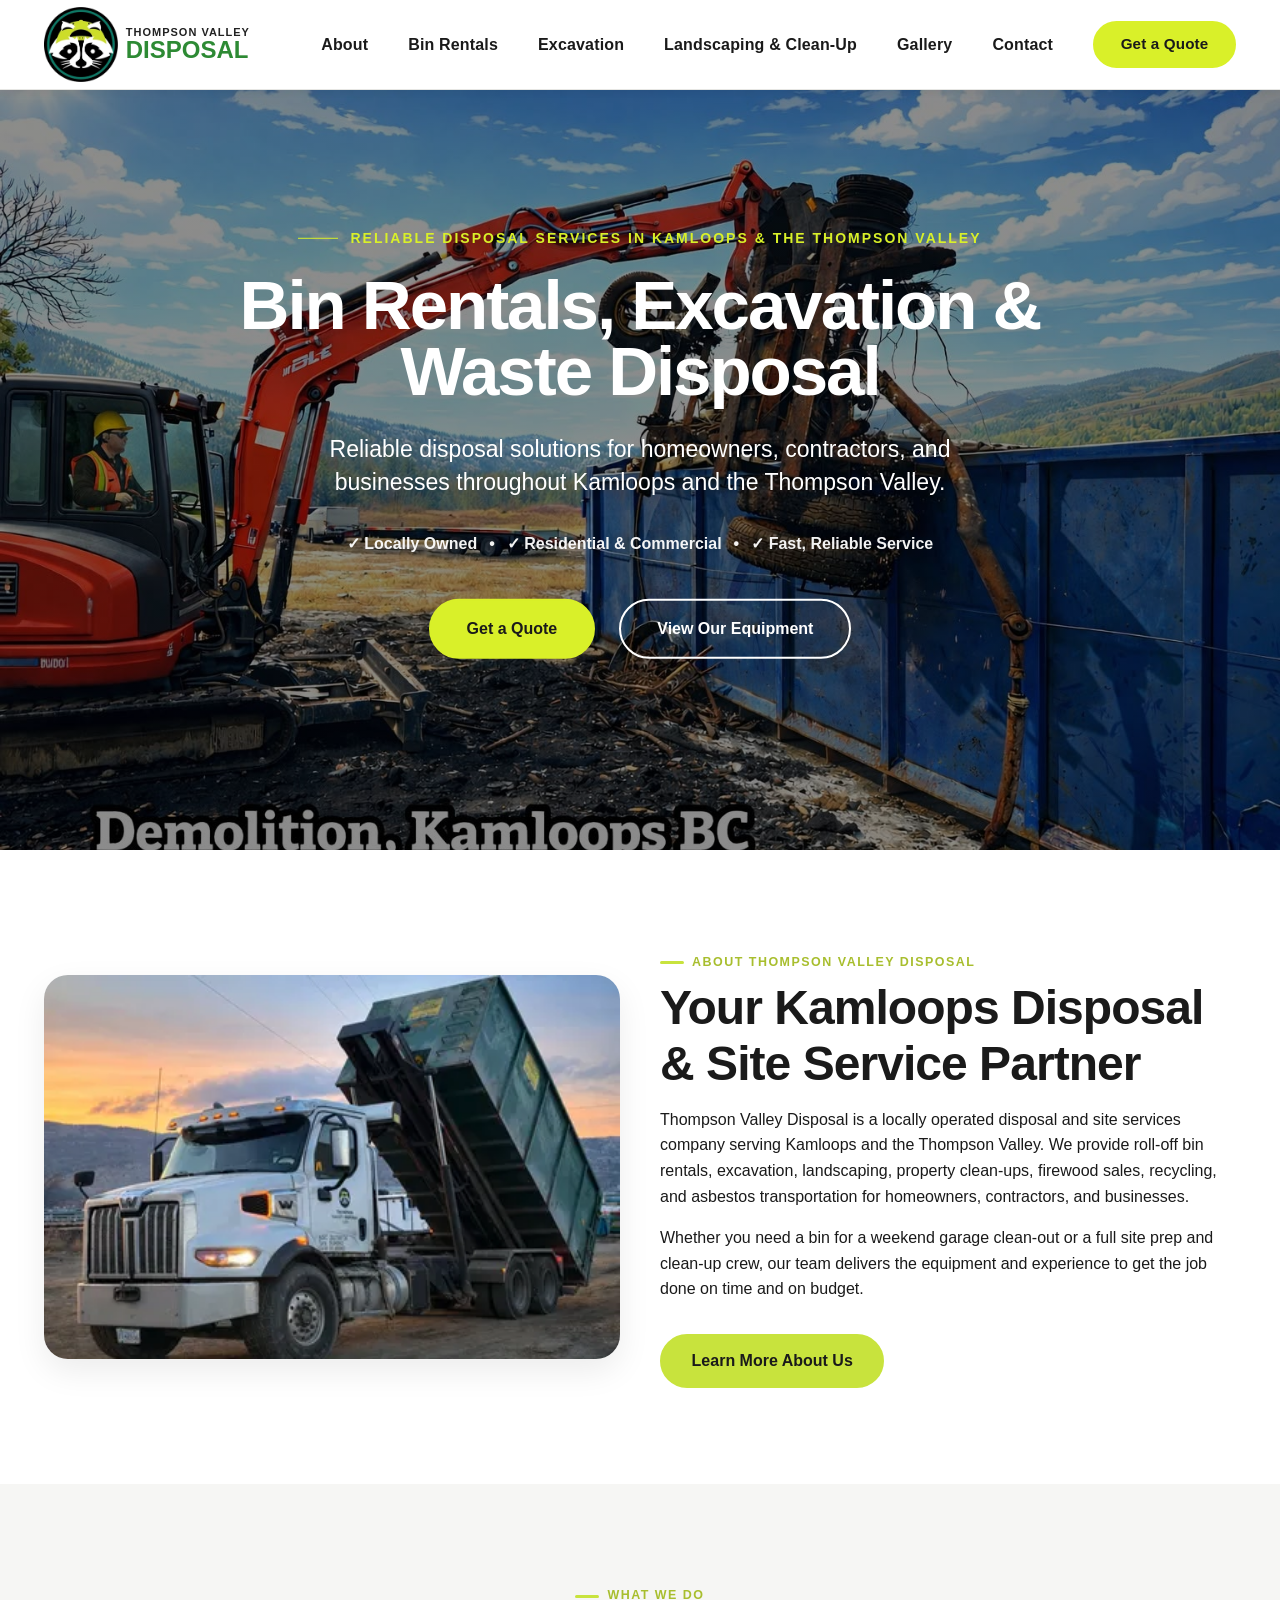
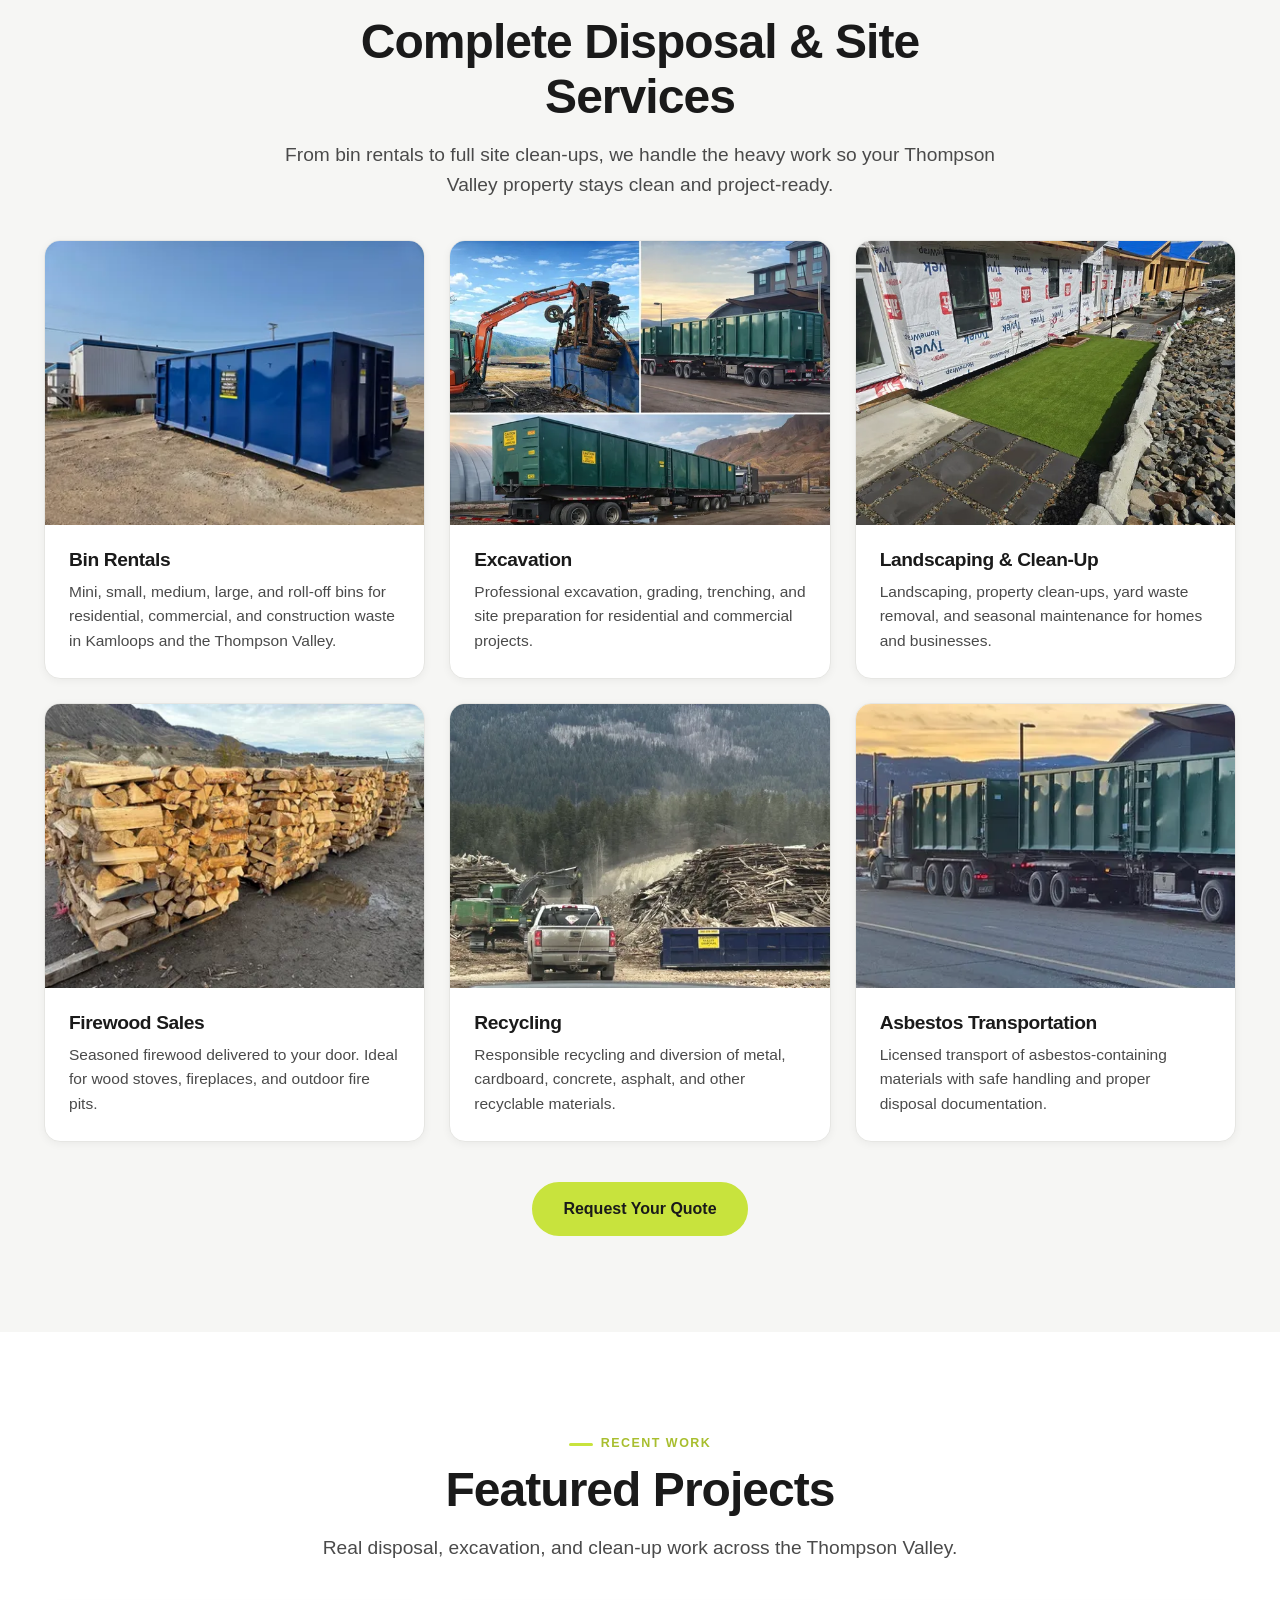
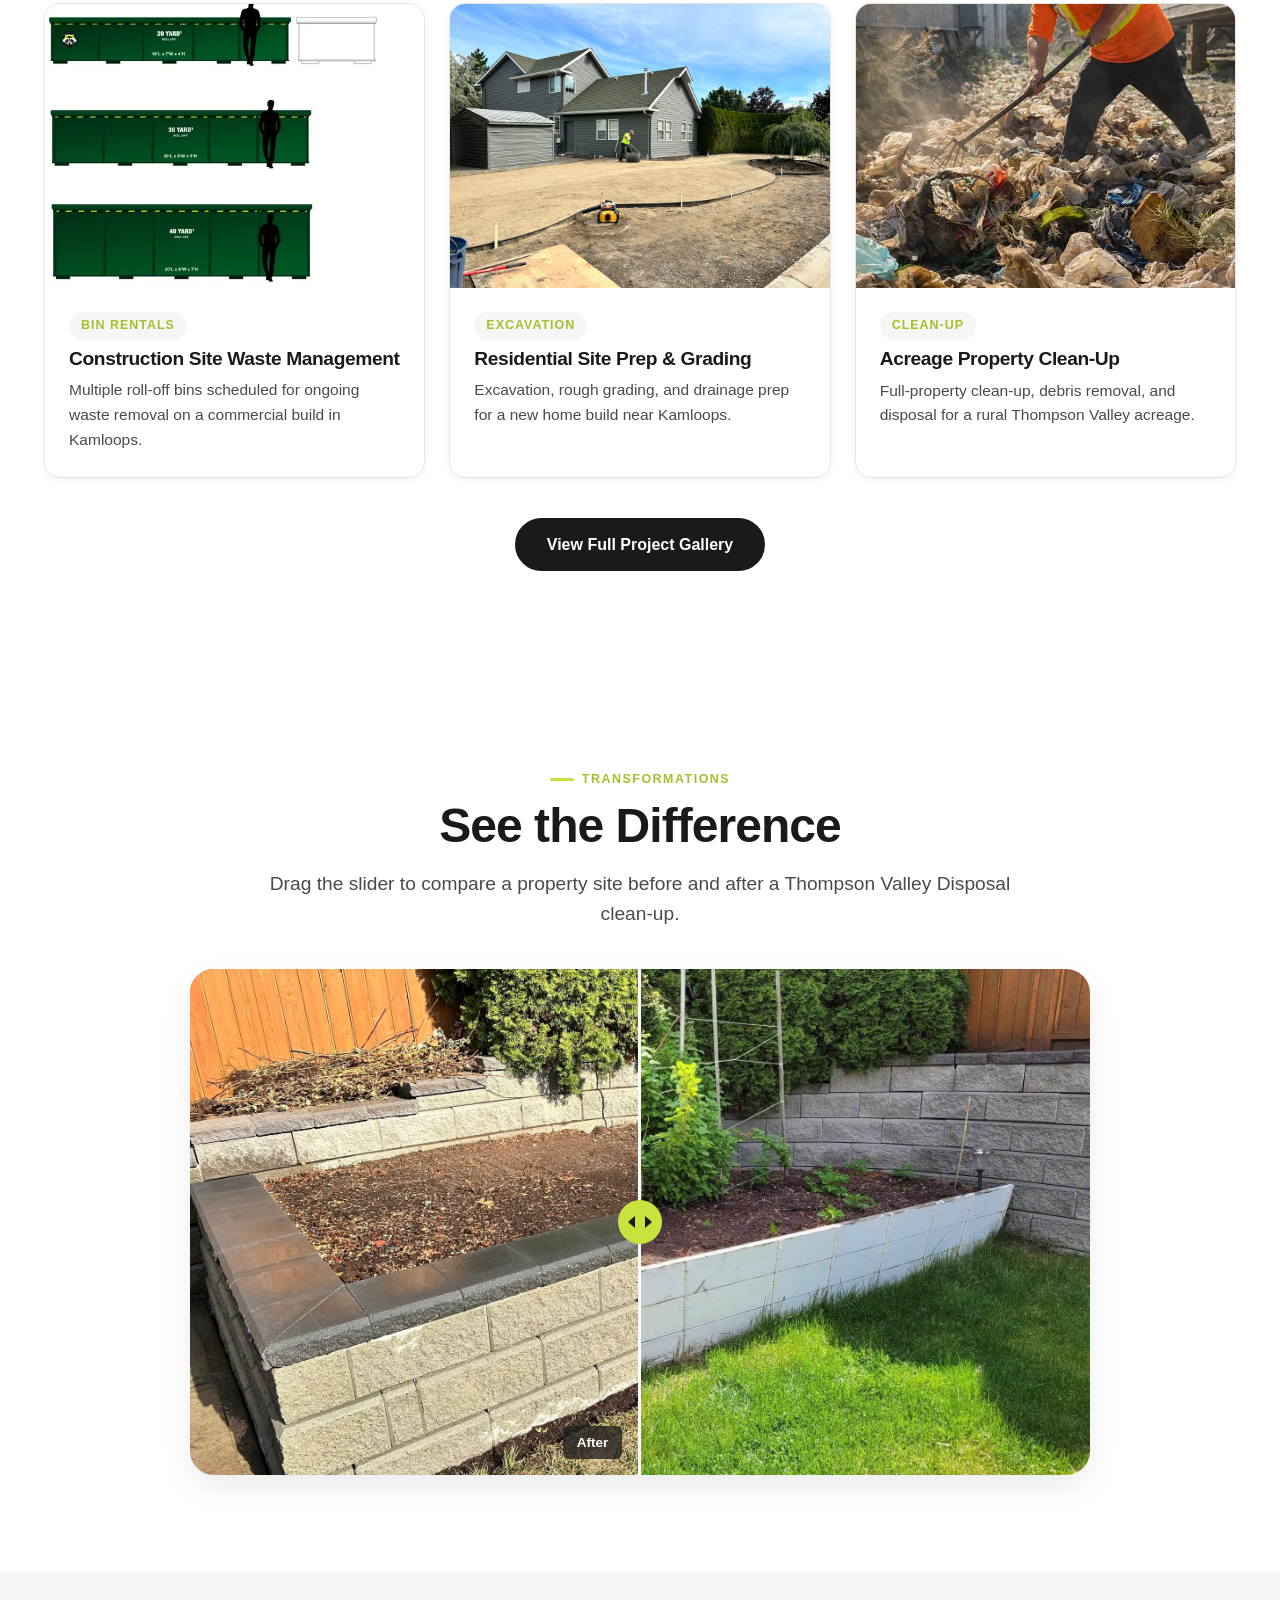
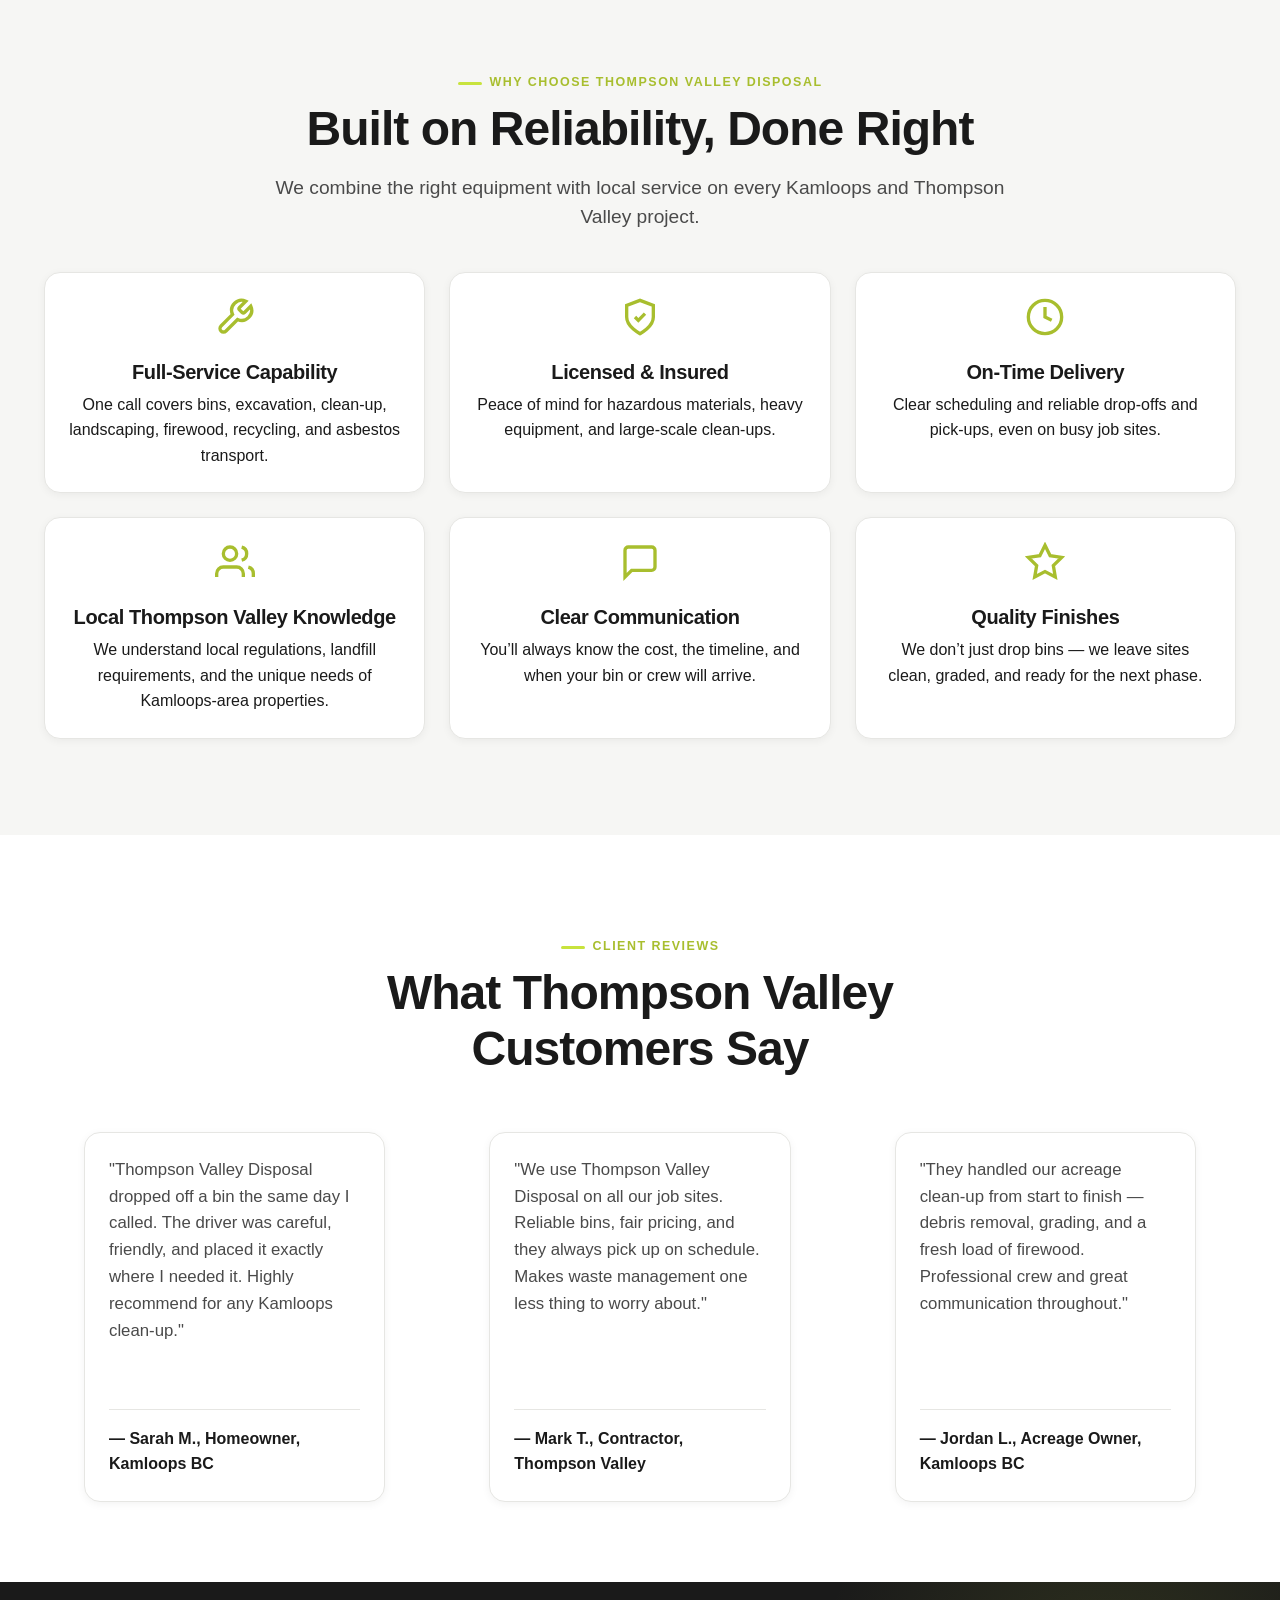
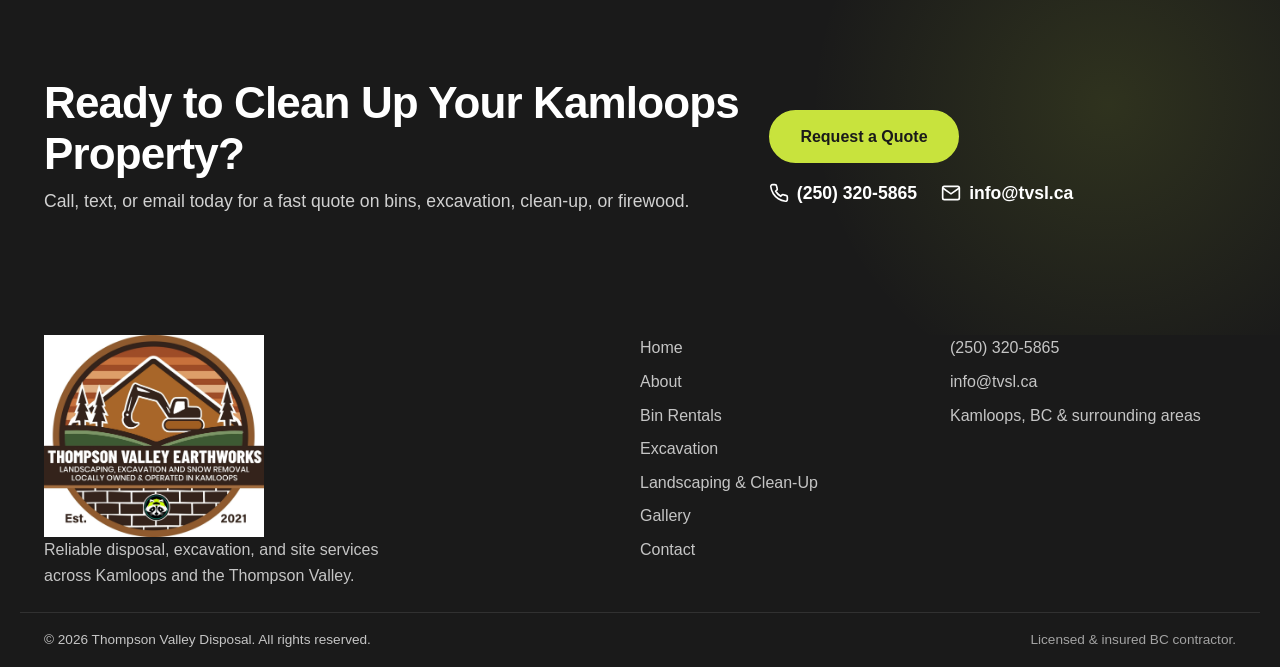
<file: index.html>
<!DOCTYPE html>
<html lang="en-CA">
<head>
  <meta charset="UTF-8" />
  <meta name="viewport" content="width=device-width, initial-scale=1.0" />
  <meta name="description" content="Thompson Valley Disposal provides bin rentals, excavation, landscaping, property clean-up, firewood, recycling, and asbestos transportation in Kamloops and the Thompson Valley. Call for a quote." />
  <meta name="robots" content="index, follow" />
  <link rel="canonical" href="https://thompsonvalleydisposal.ca/" />
  <title>Thompson Valley Disposal | Bin Rentals, Excavation & Clean-Up in Kamloops BC</title>

  <!-- Open Graph -->
  <meta property="og:title" content="Thompson Valley Disposal | Bin Rentals, Excavation & Clean-Up in Kamloops BC" />
  <meta property="og:description" content="Reliable disposal and site services in Kamloops and the Thompson Valley. Bin rentals, excavation, landscaping, clean-up, firewood, recycling, and asbestos transport." />
  <meta property="og:type" content="website" />
  <meta property="og:url" content="https://thompsonvalleydisposal.ca/" />
  <meta property="og:image" content="images/semi-truck.webp" />

  <!-- Twitter Card -->
  <meta name="twitter:card" content="summary_large_image" />
  <meta name="twitter:title" content="Thompson Valley Disposal | Bin Rentals, Excavation & Clean-Up in Kamloops BC" />
  <meta name="twitter:description" content="Reliable disposal and site services in Kamloops and the Thompson Valley. Bin rentals, excavation, landscaping, clean-up, firewood, recycling, and asbestos transport." />

  <link rel="stylesheet" href="css/styles.css" />
  <link rel="icon" type="image/x-icon" href="assets/logos/favicon.ico" />
  <link rel="icon" type="image/png" sizes="32x32" href="assets/logos/favicon-32.png" />
  <link rel="icon" type="image/png" sizes="16x16" href="assets/logos/favicon-16.png" />
  <link rel="apple-touch-icon" sizes="180x180" href="assets/logos/apple-touch-icon.png" />

  <!-- LocalBusiness Schema -->
  <script type="application/ld+json">
  {
    "@context": "https://schema.org",
    "@type": "LocalBusiness",
    "name": "Thompson Valley Disposal",
    "description": "Bin rentals, excavation, landscaping, property clean-up, firewood sales, recycling, and asbestos transportation serving Kamloops and the Thompson Valley.",
    "url": "https://thompsonvalleydisposal.ca/",
    "telephone": "+1-250-320-5865",
    "email": "info@tvsl.ca",
    "areaServed": {
      "@type": "Place",
      "name": "Kamloops, Thompson Valley, BC and surrounding communities"
    },
    "serviceType": [
      "Bin Rentals",
      "Roll-Off Bin Rentals",
      "Excavation",
      "Landscaping",
      "Property Clean-Up",
      "Firewood Sales",
      "Recycling",
      "Asbestos Transportation"
    ],
    "priceRange": "$$"
  }
  </script>
</head>
<body>

  <!-- =========================
       HEADER / NAVIGATION
       ========================= -->
  <header class="site-header" id="top">
    <div class="container header-inner">
      <a href="index.html" class="logo">
    <img src="images/logo.webp" alt="Thompson Valley Disposal">

    <div class="logo-text">
        <span class="logo-top">THOMPSON VALLEY</span>
        <span class="logo-bottom">DISPOSAL</span>
    </div>
</a>

      <button class="nav-toggle" id="navToggle" aria-label="Toggle navigation" aria-expanded="false">
        <span class="hamburger"></span>
      </button>

      <nav class="main-nav" id="mainNav" aria-label="Main navigation">
        <ul class="nav-list">
          <li><a href="about.html">About</a></li>
          <li><a href="retaining-walls.html">Bin Rentals</a></li>
          <li><a href="excavation.html">Excavation</a></li>
          <li><a href="landscaping-irrigation.html">Landscaping &amp; Clean-Up</a></li>
          <li><a href="gallery.html">Gallery</a></li>
          <li><a href="contact.html">Contact</a></li>
          <li><a href="contact.html" class="btn btn-sm btn-primary">Get a Quote</a></li>
        </ul>
      </nav>
    </div>
  </header>

  <main>

    <!-- =========================
         1. HERO SECTION
         ========================= -->
    <section class="hero hero-home" id="home">
      <div class="hero-media">
        <img src="images/demolition.jpg" alt="Thompson Valley Disposal truck delivering a roll-off bin in Kamloops" class="hero-img" />
        <div class="hero-overlay"></div>
      </div>

      <div class="container hero-content">
        <p class="eyebrow">Reliable Disposal Services in Kamloops &amp; the Thompson Valley</p>
<h1 class="hero-headline">
    Bin Rentals, Excavation &amp;<br>
    Waste Disposal
</h1>        <p class="hero-subhead">
Reliable disposal solutions for homeowners, contractors, and businesses throughout Kamloops and the Thompson Valley.<div class="hero-trust">
  <span>✓ Locally Owned</span>
  <span>•</span>
  <span>✓ Residential & Commercial</span>
  <span>•</span>
  <span>✓ Fast, Reliable Service</span>
</div>        
<div class="hero-actions">
          <a href="contact.html" class="btn btn-primary">Get a Quote</a>
          <a href="gallery.html" class="btn btn-outline-light">View Our Equipment</a>
        </div>
      </div>
    </section>


    <!-- =========================
         3. ABOUT PREVIEW
         ========================= -->
    <section class="section about" id="about">
      <div class="container grid-2 about-grid">
        <div class="about-media">
          <img src="images/truck.webp" alt="Thompson Valley Disposal truck serving the Kamloops area" class="about-img" />
        </div>
        <div class="about-text">
          <p class="eyebrow">About Thompson Valley Disposal</p>
          <h2 class="section-title">Your Kamloops Disposal &amp; Site Service Partner</h2>
          <p>Thompson Valley Disposal is a locally operated disposal and site services company serving Kamloops and the Thompson Valley. We provide roll-off bin rentals, excavation, landscaping, property clean-ups, firewood sales, recycling, and asbestos transportation for homeowners, contractors, and businesses.</p>
          <p>Whether you need a bin for a weekend garage clean-out or a full site prep and clean-up crew, our team delivers the equipment and experience to get the job done on time and on budget.</p>
          <a href="about.html" class="btn btn-primary">Learn More About Us</a>
        </div>
      </div>
    </section>


    <!-- =========================
         4. SERVICES OVERVIEW
         ========================= -->
    <section class="section services" id="services">
      <div class="container">
        <div class="section-header">
          <p class="eyebrow">What We Do</p>
          <h2 class="section-title">Complete Disposal &amp; Site Services</h2>
          <p class="section-lead">From bin rentals to full site clean-ups, we handle the heavy work so your Thompson Valley property stays clean and project-ready.</p>
        </div>

        <div class="card-grid">
          <a href="retaining-walls.html" class="service-card-link">
            <article class="card service-card">
              <div class="service-card-media">
                <img src="images/bin-rental.webp" alt="Roll-off bin rental in Kamloops" />
              </div>
              <div class="service-card-body">
                <h3>Bin Rentals</h3>
                <p>Mini, small, medium, large, and roll-off bins for residential, commercial, and construction waste in Kamloops and the Thompson Valley.</p>
              </div>
            </article>
          </a>
          <a href="excavation.html" class="service-card-link">
            <article class="card service-card">
              <div class="service-card-media">
                <img src="images/excavator.webp" alt="Excavation equipment in the Thompson Valley" />
              </div>
              <div class="service-card-body">
                <h3>Excavation</h3>
                <p>Professional excavation, grading, trenching, and site preparation for residential and commercial projects.</p>
              </div>
            </article>
          </a>
          <a href="landscaping-irrigation.html" class="service-card-link">
            <article class="card service-card">
              <div class="service-card-media">
                <img src="images/landscaping.webp" alt="Landscaping project in Kamloops" />
              </div>
              <div class="service-card-body">
                <h3>Landscaping &amp; Clean-Up</h3>
                <p>Landscaping, property clean-ups, yard waste removal, and seasonal maintenance for homes and businesses.</p>
              </div>
            </article>
          </a>
          <article class="card service-card">
            <div class="service-card-media">
              <img src="images/firewood-sales.webp" alt="Firewood sales in the Thompson Valley" />
            </div>
            <div class="service-card-body">
              <h3>Firewood Sales</h3>
              <p>Seasoned firewood delivered to your door. Ideal for wood stoves, fireplaces, and outdoor fire pits.</p>
            </div>
          </article>
          <article class="card service-card">
            <div class="service-card-media">
              <img src="images/recycling.webp" alt="Recycling services in Kamloops" />
            </div>
            <div class="service-card-body">
              <h3>Recycling</h3>
              <p>Responsible recycling and diversion of metal, cardboard, concrete, asphalt, and other recyclable materials.</p>
            </div>
          </article>
          <article class="card service-card">
            <div class="service-card-media">
              <img src="images/asbestos-transportation.webp" alt="Asbestos transportation services" />
            </div>
            <div class="service-card-body">
              <h3>Asbestos Transportation</h3>
              <p>Licensed transport of asbestos-containing materials with safe handling and proper disposal documentation.</p>
            </div>
          </article>
        </div>

        <div class="section-cta">
          <a href="contact.html" class="btn btn-primary">Request Your Quote</a>
        </div>
      </div>
    </section>


    <!-- =========================
         5. FEATURED PROJECTS
         ========================= -->
    <section class="section projects" id="projects">
      <div class="container">
        <div class="section-header">
          <p class="eyebrow">Recent Work</p>
          <h2 class="section-title">Featured Projects</h2>
          <p class="section-lead">Real disposal, excavation, and clean-up work across the Thompson Valley.</p>
        </div>

        <div class="card-grid featured-grid">
          <article class="card project-card">
            <div class="project-media">
              <img src="images/large-bin-rentals.webp" alt="Large roll-off bin rental on a Kamloops construction site" />
            </div>
            <div class="project-body">
              <span class="project-tag">Bin Rentals</span>
              <h3>Construction Site Waste Management</h3>
              <p>Multiple roll-off bins scheduled for ongoing waste removal on a commercial build in Kamloops.</p>
            </div>
          </article>
          <article class="card project-card">
            <div class="project-media">
              <img src="images/grading.jpg" alt="Excavation and grading project in the Thompson Valley" />
            </div>
            <div class="project-body">
              <span class="project-tag">Excavation</span>
              <h3>Residential Site Prep &amp; Grading</h3>
              <p>Excavation, rough grading, and drainage prep for a new home build near Kamloops.</p>
            </div>
          </article>
          <article class="card project-card">
            <div class="project-media">
              <img src="images/clean-up.webp" alt="Property clean-up project in the Thompson Valley" />
            </div>
            <div class="project-body">
              <span class="project-tag">Clean-Up</span>
              <h3>Acreage Property Clean-Up</h3>
              <p>Full-property clean-up, debris removal, and disposal for a rural Thompson Valley acreage.</p>
            </div>
          </article>
        </div>

        <div class="section-cta">
          <a href="gallery.html" class="btn btn-secondary">View Full Project Gallery</a>
        </div>
      </div>
    </section>


    <!-- =========================
         6. BEFORE / AFTER SECTION
         ========================= -->
    <section class="section before-after" id="before-after">
      <div class="container">
        <div class="section-header">
          <p class="eyebrow">Transformations</p>
          <h2 class="section-title">See the Difference</h2>
          <p class="section-lead">Drag the slider to compare a property site before and after a Thompson Valley Disposal clean-up.</p>
        </div>

        <div class="comparison-slider" id="comparisonSlider">
          <div class="comparison-image comparison-before">
            <img src="images/before.jpg" alt="Property site before Thompson Valley Disposal clean-up" />
            <span class="comparison-label">Before</span>
          </div>
          <div class="comparison-image comparison-after" id="comparisonAfter">
            <img src="images/after.jpg" alt="Property site after Thompson Valley Disposal clean-up" />
            <span class="comparison-label">After</span>
          </div>
          <div class="comparison-handle" id="comparisonHandle" aria-label="Drag to compare">
            <span class="handle-line"></span>
          </div>
        </div>
      </div>
    </section>


    <!-- =========================
         7. WHY CHOOSE US
         ========================= -->
    <section class="section why-us" id="why-us">
      <div class="container">
        <div class="section-header">
          <p class="eyebrow">Why Choose Thompson Valley Disposal</p>
          <h2 class="section-title">Built on Reliability, Done Right</h2>
          <p class="section-lead">We combine the right equipment with local service on every Kamloops and Thompson Valley project.</p>
        </div>

        <div class="card-grid why-grid">
          <article class="card why-card">
            <svg class="card-icon" viewBox="0 0 24 24" fill="none" stroke="currentColor" stroke-width="2"><path d="M14.7 6.3a1 1 0 000 1.4l1.6 1.6a1 1 0 001.4 0l3.77-3.77a6 6 0 01-7.94 7.94l-6.91 6.91a2.12 2.12 0 01-3-3l6.91-6.91a6 6 0 017.94-7.94l-3.76 3.76z"/></svg>
            <h3>Full-Service Capability</h3>
            <p>One call covers bins, excavation, clean-up, landscaping, firewood, recycling, and asbestos transport.</p>
          </article>
          <article class="card why-card">
            <svg class="card-icon" viewBox="0 0 24 24" fill="none" stroke="currentColor" stroke-width="2"><path d="M12 22s8-4 8-10V5l-8-3-8 3v7c0 6 8 10 8 10z"/><path d="M9 12l2 2 4-4"/></svg>
            <h3>Licensed &amp; Insured</h3>
            <p>Peace of mind for hazardous materials, heavy equipment, and large-scale clean-ups.</p>
          </article>
          <article class="card why-card">
            <svg class="card-icon" viewBox="0 0 24 24" fill="none" stroke="currentColor" stroke-width="2"><circle cx="12" cy="12" r="10"/><path d="M12 6v6l4 2"/></svg>
            <h3>On-Time Delivery</h3>
            <p>Clear scheduling and reliable drop-offs and pick-ups, even on busy job sites.</p>
          </article>
          <article class="card why-card">
            <svg class="card-icon" viewBox="0 0 24 24" fill="none" stroke="currentColor" stroke-width="2"><path d="M17 21v-2a4 4 0 00-4-4H5a4 4 0 00-4 4v2"/><circle cx="9" cy="7" r="4"/><path d="M23 21v-2a4 4 0 00-3-3.87M16 3.13a4 4 0 010 7.75"/></svg>
            <h3>Local Thompson Valley Knowledge</h3>
            <p>We understand local regulations, landfill requirements, and the unique needs of Kamloops-area properties.</p>
          </article>
          <article class="card why-card">
            <svg class="card-icon" viewBox="0 0 24 24" fill="none" stroke="currentColor" stroke-width="2"><path d="M21 15a2 2 0 01-2 2H7l-4 4V5a2 2 0 012-2h14a2 2 0 012 2z"/></svg>
            <h3>Clear Communication</h3>
            <p>You’ll always know the cost, the timeline, and when your bin or crew will arrive.</p>
          </article>
          <article class="card why-card">
            <svg class="card-icon" viewBox="0 0 24 24" fill="none" stroke="currentColor" stroke-width="2"><path d="M12 2l3.09 6.26L22 9.27l-5 4.87 1.18 6.88L12 17.77l-6.18 3.25L7 14.14 2 9.27l6.91-1.01L12 2z"/></svg>
            <h3>Quality Finishes</h3>
            <p>We don’t just drop bins — we leave sites clean, graded, and ready for the next phase.</p>
          </article>
        </div>
      </div>
    </section>


    <!-- =========================
         8. TESTIMONIALS
         ========================= -->
    <section class="section testimonials" id="testimonials">
      <div class="container">
        <div class="section-header">
          <p class="eyebrow">Client Reviews</p>
          <h2 class="section-title">What Thompson Valley Customers Say</h2>
        </div>

        <div class="card-grid testimonial-grid">
          <blockquote class="card testimonial-card">
            <p>"Thompson Valley Disposal dropped off a bin the same day I called. The driver was careful, friendly, and placed it exactly where I needed it. Highly recommend for any Kamloops clean-up."</p>
            <footer>— Sarah M., Homeowner, Kamloops BC</footer>
          </blockquote>
          <blockquote class="card testimonial-card">
            <p>"We use Thompson Valley Disposal on all our job sites. Reliable bins, fair pricing, and they always pick up on schedule. Makes waste management one less thing to worry about."</p>
            <footer>— Mark T., Contractor, Thompson Valley</footer>
          </blockquote>
          <blockquote class="card testimonial-card">
            <p>"They handled our acreage clean-up from start to finish — debris removal, grading, and a fresh load of firewood. Professional crew and great communication throughout."</p>
            <footer>— Jordan L., Acreage Owner, Kamloops BC</footer>
          </blockquote>
        </div>
      </div>
    </section>


    <!-- =========================
         9. CTA BANNER
         ========================= -->
    <section class="cta-banner" aria-label="Contact Thompson Valley Disposal">
      <div class="container cta-banner-inner">
        <div>
          <h2 class="cta-banner-title">Ready to Clean Up Your Kamloops Property?</h2>
          <p class="cta-banner-text">Call, text, or email today for a fast quote on bins, excavation, clean-up, or firewood.</p>
        </div>
        <div class="cta-banner-actions">
          <a href="contact.html" class="btn btn-primary">Request a Quote</a>
          <div class="cta-banner-contact">
            <a href="tel:+12503205865" aria-label="Call or text (250) 320-5865">
              <svg width="20" height="20" viewBox="0 0 24 24" fill="none" stroke="currentColor" stroke-width="2"><path d="M22 16.92v3a2 2 0 01-2.18 2 19.79 19.79 0 01-8.63-3.07 19.5 19.5 0 01-6-6 19.79 19.79 0 01-3.07-8.67A2 2 0 014.11 2h3a2 2 0 012 1.72c.127.96.361 1.903.7 2.81a2 2 0 01-.45 2.11L8.09 9.91a16 16 0 006 6l1.27-1.27a2 2 0 012.11-.45c.907.339 1.85.573 2.81.7A2 2 0 0122 16.92z"/></svg>
              (250) 320-5865
            </a>
            <a href="mailto:info@tvsl.ca" aria-label="Email info@tvsl.ca">
              <svg width="20" height="20" viewBox="0 0 24 24" fill="none" stroke="currentColor" stroke-width="2"><path d="M4 4h16c1.1 0 2 .9 2 2v12c0 1.1-.9 2-2 2H4c-1.1 0-2-.9-2-2V6c0-1.1.9-2 2-2z"/><polyline points="22,6 12,13 2,6"/></svg>
              info@tvsl.ca
            </a>
          </div>
        </div>
      </div>
    </section>

  </main>


  <!-- =========================
       FOOTER
       ========================= -->
  <footer class="site-footer">
    <div class="container footer-inner">
      <div class="footer-brand">
    <img src="images/logo.jpg" alt="Thompson Valley Disposal logo" class="footer-logo">
    <p>Reliable disposal, excavation, and site services across Kamloops and the Thompson Valley.</p>
</div>
      <nav class="footer-nav" aria-label="Footer navigation">
        <a href="index.html">Home</a>
        <a href="about.html">About</a>
        <a href="retaining-walls.html">Bin Rentals</a>
        <a href="excavation.html">Excavation</a>
        <a href="landscaping-irrigation.html">Landscaping &amp; Clean-Up</a>
        <a href="gallery.html">Gallery</a>
        <a href="contact.html">Contact</a>
      </nav>
      <div class="footer-contact">
        <a href="tel:+12503205865">(250) 320-5865</a>
        <a href="mailto:info@tvsl.ca">info@tvsl.ca</a>
        <span>Kamloops, BC &amp; surrounding areas</span>
      </div>
    </div>
    <div class="container footer-bottom">
      <p>&copy; <span id="year"></span> Thompson Valley Disposal. All rights reserved.</p>
      <p class="footer-credit">Licensed &amp; insured BC contractor.</p>
    </div>
  </footer>

  <script src="js/script.js"></script>
</body>
</html>
</file>
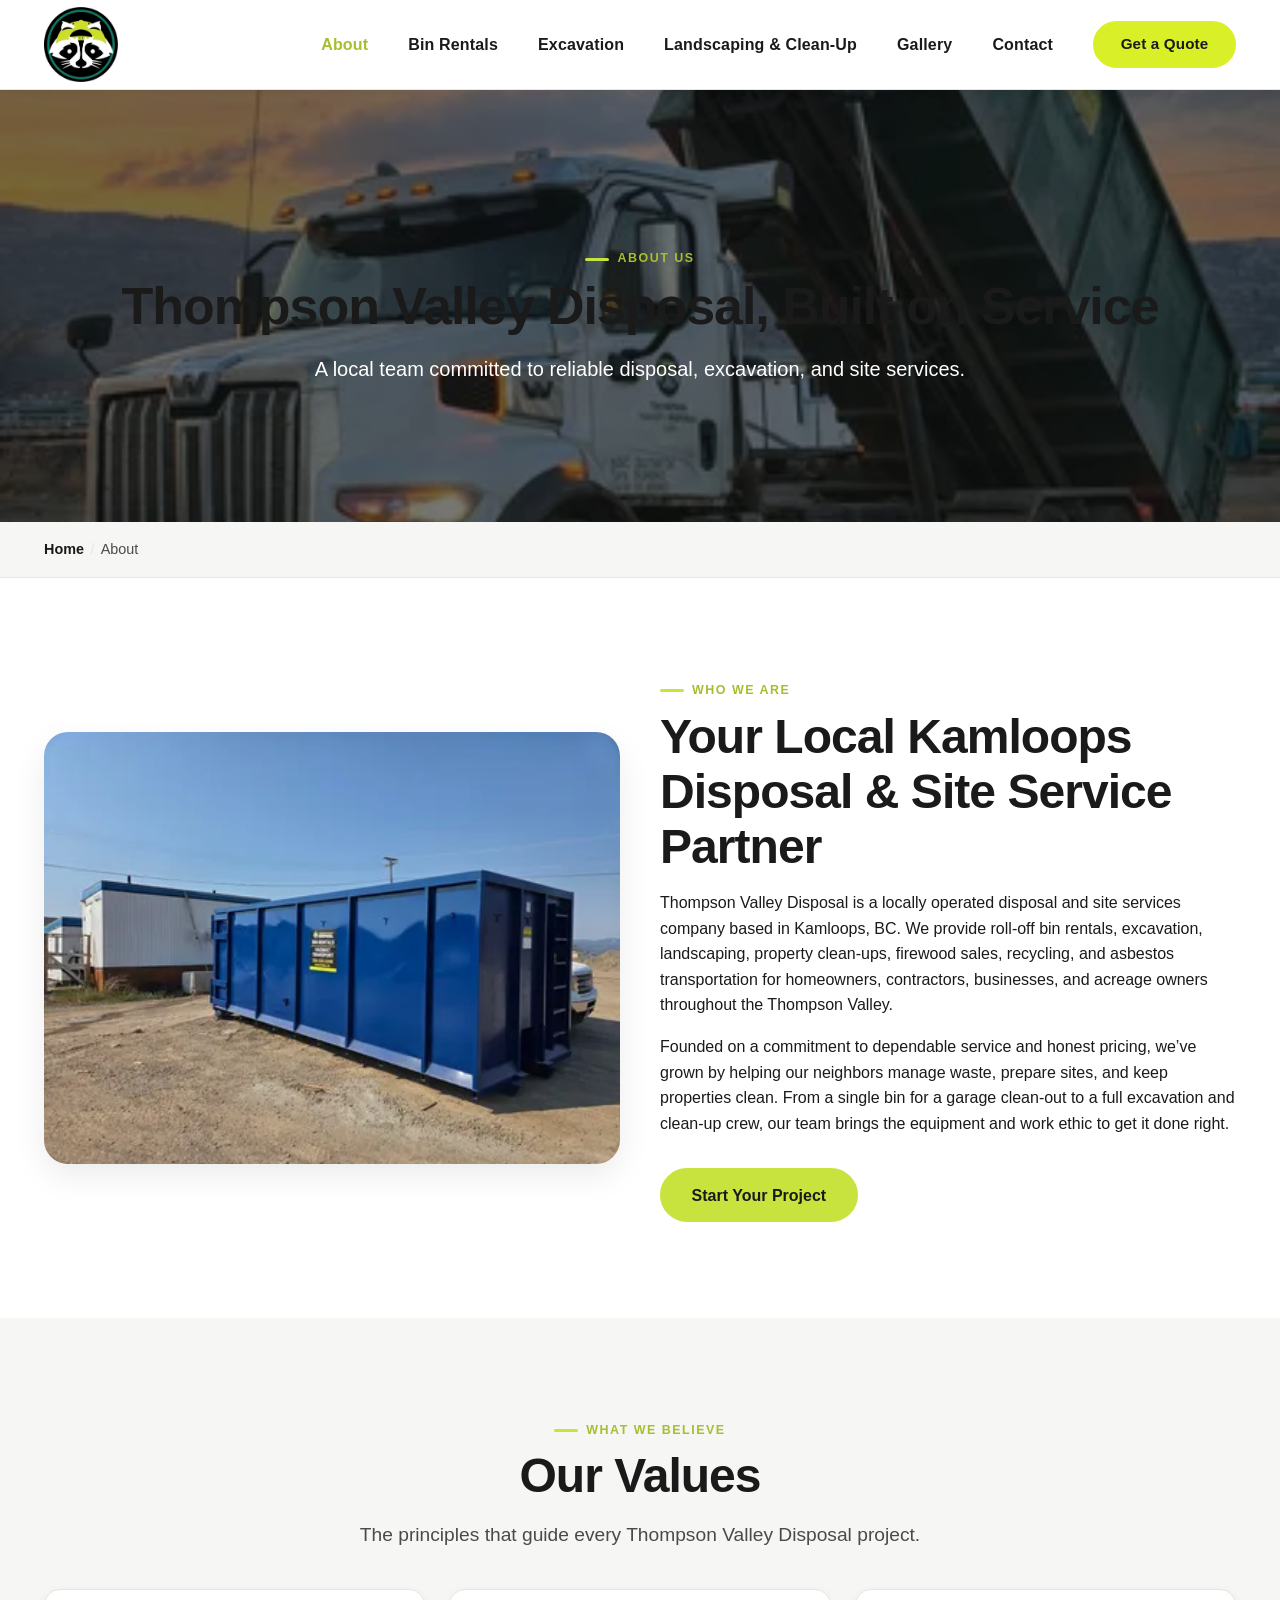
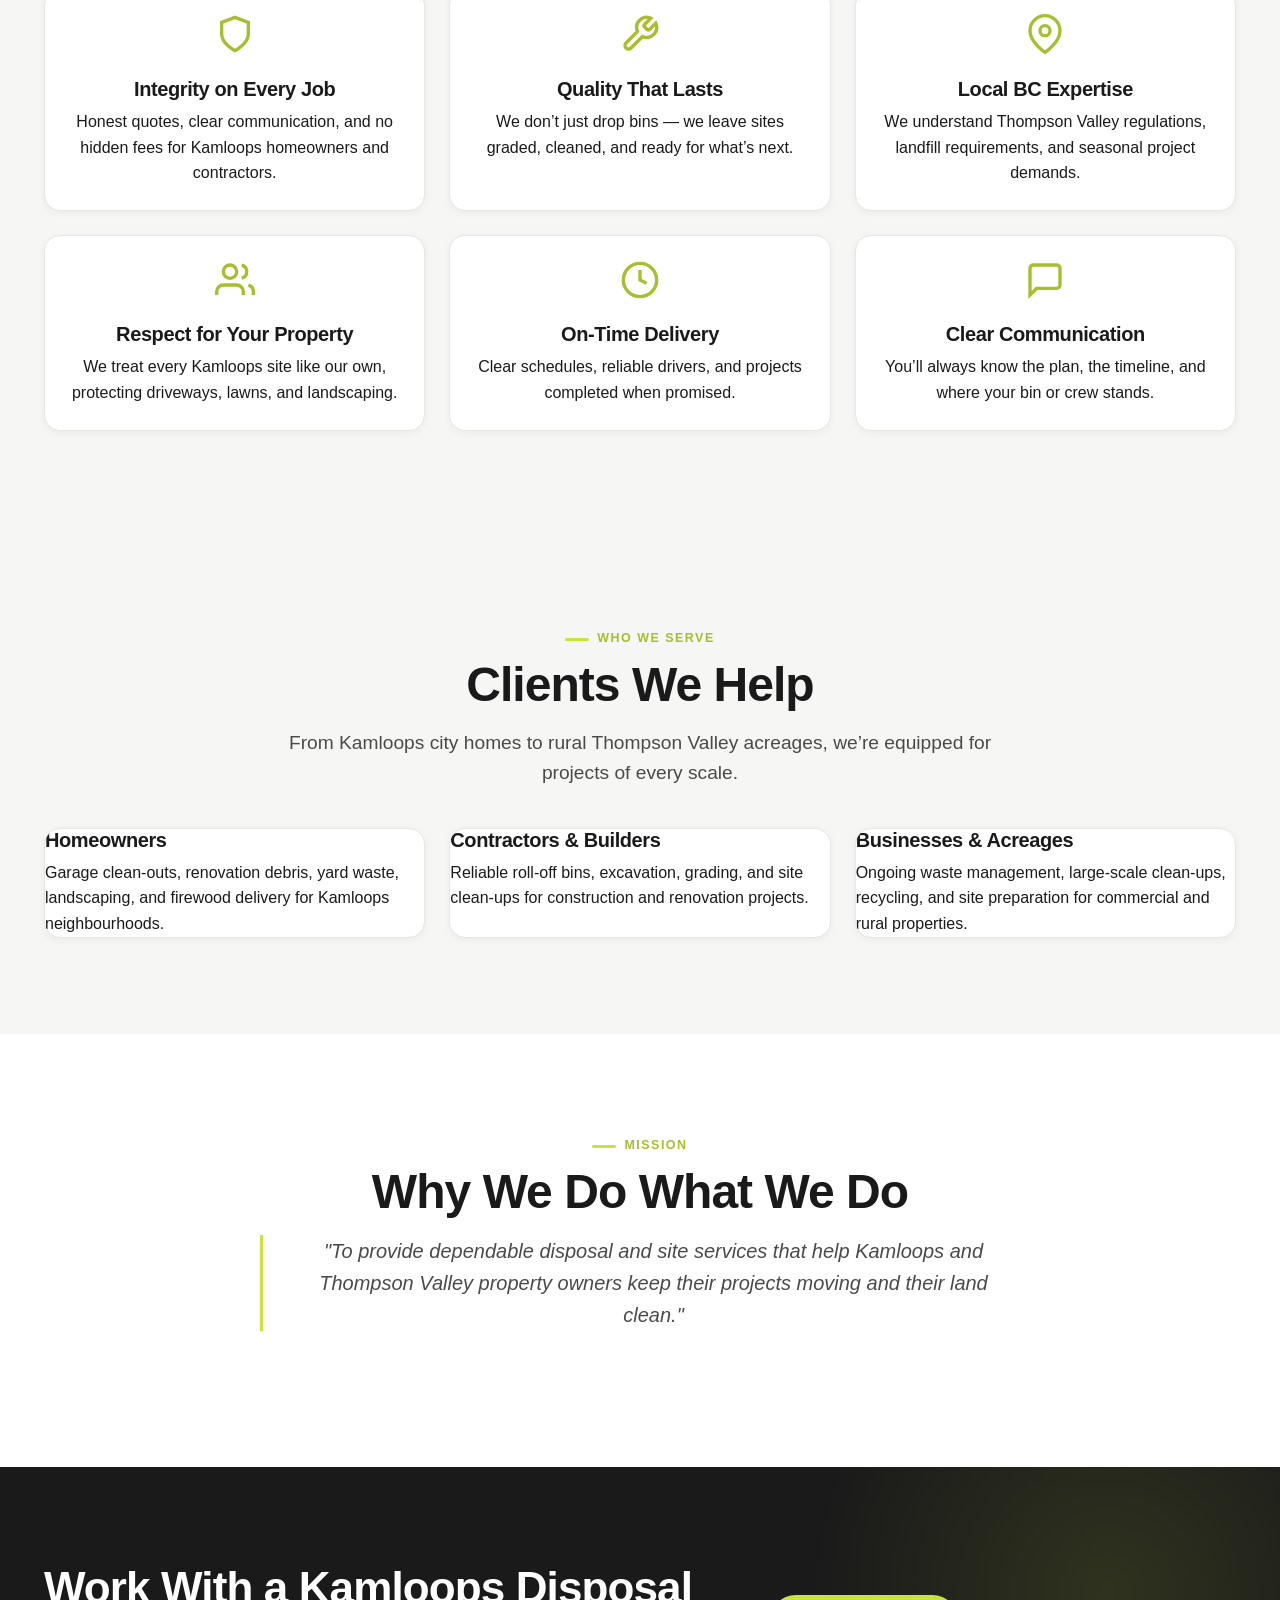
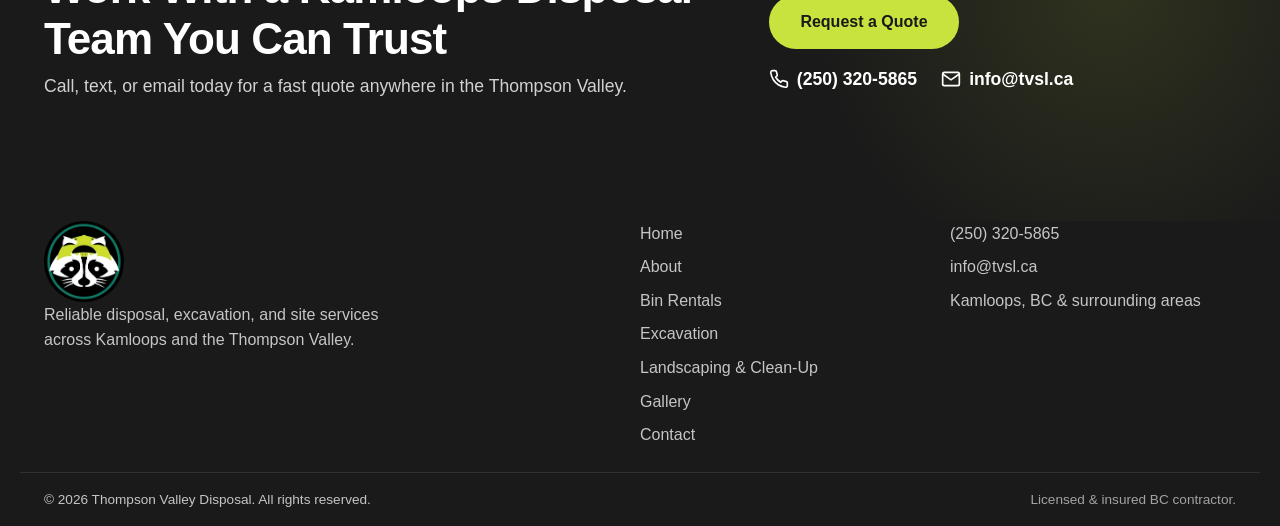
<file: about.html>
<!DOCTYPE html>
<html lang="en-CA">
<head>
  <meta charset="UTF-8" />
  <meta name="viewport" content="width=device-width, initial-scale=1.0" />
  <meta name="description" content="Learn about Thompson Valley Disposal — a Kamloops disposal and site services company offering bin rentals, excavation, landscaping, clean-up, firewood, recycling, and asbestos transportation." />
  <meta name="robots" content="index, follow" />
  <link rel="canonical" href="https://thompsonvalleydisposal.ca/about.html" />
  <title>About Thompson Valley Disposal | Kamloops BC Disposal Services</title>

  <meta property="og:title" content="About Thompson Valley Disposal | Kamloops BC Disposal Services" />
  <meta property="og:description" content="Meet Thompson Valley Disposal — bin rentals, excavation, landscaping, clean-up, firewood, recycling, and asbestos transport serving Kamloops and the Thompson Valley." />
  <meta property="og:type" content="website" />
  <meta property="og:url" content="https://thompsonvalleydisposal.ca/about.html" />
  <meta property="og:image" content="images/truck.webp" />

  <link rel="stylesheet" href="css/styles.css" />
  <link rel="icon" type="image/x-icon" href="assets/logos/favicon.ico" />
  <link rel="icon" type="image/png" sizes="32x32" href="assets/logos/favicon-32.png" />
  <link rel="icon" type="image/png" sizes="16x16" href="assets/logos/favicon-16.png" />
  <link rel="apple-touch-icon" sizes="180x180" href="assets/logos/apple-touch-icon.png" />

  <script type="application/ld+json">
  {
    "@context": "https://schema.org",
    "@type": "AboutPage",
    "name": "About Thompson Valley Disposal",
    "description": "Learn about Thompson Valley Disposal, a Kamloops disposal and site services company.",
    "url": "https://thompsonvalleydisposal.ca/about.html",
    "mainEntity": {
      "@type": "LocalBusiness",
      "name": "Thompson Valley Disposal",
      "telephone": "+1-250-320-5865",
      "email": "info@tvsl.ca",
      "areaServed": "Kamloops, Thompson Valley, BC and surrounding communities"
    }
  }
  </script>
</head>
<body>

  <header class="site-header" id="top">
    <div class="container header-inner">
      <a href="index.html" class="logo" aria-label="Thompson Valley Disposal home">
        <img src="images/logo.webp" alt="Thompson Valley Disposal logo" class="header-logo" width="80" height="80" />
      </a>

      <button class="nav-toggle" id="navToggle" aria-label="Toggle navigation" aria-expanded="false">
        <span class="hamburger"></span>
      </button>

      <nav class="main-nav" id="mainNav" aria-label="Main navigation">
        <ul class="nav-list">
          <li><a href="about.html">About</a></li>
          <li><a href="retaining-walls.html">Bin Rentals</a></li>
          <li><a href="excavation.html">Excavation</a></li>
          <li><a href="landscaping-irrigation.html">Landscaping &amp; Clean-Up</a></li>
          <li><a href="gallery.html">Gallery</a></li>
          <li><a href="contact.html">Contact</a></li>
          <li><a href="contact.html" class="btn btn-sm btn-primary">Get a Quote</a></li>
        </ul>
      </nav>
    </div>
  </header>

  <main>

    <!-- Page Header -->
    <header class="page-header" aria-label="About Thompson Valley Disposal">
      <div class="hero-media">
        <img src="images/truck.webp" alt="Thompson Valley Disposal truck serving Kamloops" class="hero-img" />
        <div class="hero-overlay"></div>
      </div>
      <div class="container hero-content">
        <p class="eyebrow">About Us</p>
        <h1 class="hero-headline">Thompson Valley Disposal, Built on Service</h1>
        <p class="hero-subhead">A local team committed to reliable disposal, excavation, and site services.</p>
      </div>
    </header>

    <!-- Breadcrumb -->
    <nav class="breadcrumb" aria-label="Breadcrumb">
      <div class="container">
        <ol class="breadcrumb-list" itemscope itemtype="https://schema.org/BreadcrumbList">
          <li itemprop="itemListElement" itemscope itemtype="https://schema.org/ListItem">
            <a href="index.html" itemprop="item"><span itemprop="name">Home</span></a>
            <meta itemprop="position" content="1" />
          </li>
          <li class="breadcrumb-separator" aria-hidden="true">/</li>
          <li itemprop="itemListElement" itemscope itemtype="https://schema.org/ListItem">
            <span itemprop="name" aria-current="page">About</span>
            <meta itemprop="position" content="2" />
          </li>
        </ol>
      </div>
    </nav>

    <!-- About Content -->
    <section class="section about" id="about">
      <div class="container grid-2 about-grid">
        <div class="about-media">
          <img src="images/bin-rental.webp" alt="Thompson Valley Disposal bin rental service in Kamloops" class="about-img" />
        </div>
        <div class="about-text">
          <p class="eyebrow">Who We Are</p>
          <h2 class="section-title">Your Local Kamloops Disposal &amp; Site Service Partner</h2>
          <p>Thompson Valley Disposal is a locally operated disposal and site services company based in Kamloops, BC. We provide roll-off bin rentals, excavation, landscaping, property clean-ups, firewood sales, recycling, and asbestos transportation for homeowners, contractors, businesses, and acreage owners throughout the Thompson Valley.</p>
          <p>Founded on a commitment to dependable service and honest pricing, we’ve grown by helping our neighbors manage waste, prepare sites, and keep properties clean. From a single bin for a garage clean-out to a full excavation and clean-up crew, our team brings the equipment and work ethic to get it done right.</p>
          <a href="contact.html" class="btn btn-primary">Start Your Project</a>
        </div>
      </div>
    </section>

    <!-- Values -->
    <section class="section why-us" id="values">
      <div class="container">
        <div class="section-header">
          <p class="eyebrow">What We Believe</p>
          <h2 class="section-title">Our Values</h2>
          <p class="section-lead">The principles that guide every Thompson Valley Disposal project.</p>
        </div>

        <div class="card-grid why-grid">
          <article class="card why-card">
            <svg class="card-icon" viewBox="0 0 24 24" fill="none" stroke="currentColor" stroke-width="2"><path d="M12 22s8-4 8-10V5l-8-3-8 3v7c0 6 8 10 8 10z"/></svg>
            <h3>Integrity on Every Job</h3>
            <p>Honest quotes, clear communication, and no hidden fees for Kamloops homeowners and contractors.</p>
          </article>
          <article class="card why-card">
            <svg class="card-icon" viewBox="0 0 24 24" fill="none" stroke="currentColor" stroke-width="2"><path d="M14.7 6.3a1 1 0 000 1.4l1.6 1.6a1 1 0 001.4 0l3.77-3.77a6 6 0 01-7.94 7.94l-6.91 6.91a2.12 2.12 0 01-3-3l6.91-6.91a6 6 0 017.94-7.94l-3.76 3.76z"/></svg>
            <h3>Quality That Lasts</h3>
            <p>We don’t just drop bins — we leave sites graded, cleaned, and ready for what’s next.</p>
          </article>
          <article class="card why-card">
            <svg class="card-icon" viewBox="0 0 24 24" fill="none" stroke="currentColor" stroke-width="2"><path d="M21 10c0 7-9 13-9 13s-9-6-9-13a9 9 0 0118 0z"/><circle cx="12" cy="10" r="3"/></svg>
            <h3>Local BC Expertise</h3>
            <p>We understand Thompson Valley regulations, landfill requirements, and seasonal project demands.</p>
          </article>
          <article class="card why-card">
            <svg class="card-icon" viewBox="0 0 24 24" fill="none" stroke="currentColor" stroke-width="2"><path d="M17 21v-2a4 4 0 00-4-4H5a4 4 0 00-4 4v2"/><circle cx="9" cy="7" r="4"/><path d="M23 21v-2a4 4 0 00-3-3.87M16 3.13a4 4 0 010 7.75"/></svg>
            <h3>Respect for Your Property</h3>
            <p>We treat every Kamloops site like our own, protecting driveways, lawns, and landscaping.</p>
          </article>
          <article class="card why-card">
            <svg class="card-icon" viewBox="0 0 24 24" fill="none" stroke="currentColor" stroke-width="2"><circle cx="12" cy="12" r="10"/><path d="M12 6v6l4 2"/></svg>
            <h3>On-Time Delivery</h3>
            <p>Clear schedules, reliable drivers, and projects completed when promised.</p>
          </article>
          <article class="card why-card">
            <svg class="card-icon" viewBox="0 0 24 24" fill="none" stroke="currentColor" stroke-width="2"><path d="M21 15a2 2 0 01-2 2H7l-4 4V5a2 2 0 012-2h14a2 2 0 012 2z"/></svg>
            <h3>Clear Communication</h3>
            <p>You’ll always know the plan, the timeline, and where your bin or crew stands.</p>
          </article>
        </div>
      </div>
    </section>

    <!-- Who We Serve -->
    <section class="section services" id="serve">
      <div class="container">
        <div class="section-header">
          <p class="eyebrow">Who We Serve</p>
          <h2 class="section-title">Clients We Help</h2>
          <p class="section-lead">From Kamloops city homes to rural Thompson Valley acreages, we’re equipped for projects of every scale.</p>
        </div>

        <div class="card-grid">
          <article class="card service-card">
            <h3>Homeowners</h3>
            <p>Garage clean-outs, renovation debris, yard waste, landscaping, and firewood delivery for Kamloops neighbourhoods.</p>
          </article>
          <article class="card service-card">
            <h3>Contractors &amp; Builders</h3>
            <p>Reliable roll-off bins, excavation, grading, and site clean-ups for construction and renovation projects.</p>
          </article>
          <article class="card service-card">
            <h3>Businesses &amp; Acreages</h3>
            <p>Ongoing waste management, large-scale clean-ups, recycling, and site preparation for commercial and rural properties.</p>
          </article>
        </div>
      </div>
    </section>

    <!-- Mission -->
    <section class="section" id="mission">
      <div class="container">
        <div class="section-header">
          <p class="eyebrow">Mission</p>
          <h2 class="section-title">Why We Do What We Do</h2>
          <blockquote class="md-content" style="border-left:3px solid var(--color-primary); padding-left: var(--space-md); font-style: italic; color: var(--color-charcoal-light); max-width: 800px; margin: 0 auto;">
            <p style="font-size: 1.25rem;">"To provide dependable disposal and site services that help Kamloops and Thompson Valley property owners keep their projects moving and their land clean."</p>
          </blockquote>
        </div>
      </div>
    </section>

    <!-- CTA Banner -->
    <section class="cta-banner" aria-label="Contact Thompson Valley Disposal">
      <div class="container cta-banner-inner">
        <div>
          <h2 class="cta-banner-title">Work With a Kamloops Disposal Team You Can Trust</h2>
          <p class="cta-banner-text">Call, text, or email today for a fast quote anywhere in the Thompson Valley.</p>
        </div>
        <div class="cta-banner-actions">
          <a href="contact.html" class="btn btn-primary">Request a Quote</a>
          <div class="cta-banner-contact">
            <a href="tel:+12503205865" aria-label="Call or text (250) 320-5865">
              <svg width="20" height="20" viewBox="0 0 24 24" fill="none" stroke="currentColor" stroke-width="2"><path d="M22 16.92v3a2 2 0 01-2.18 2 19.79 19.79 0 01-8.63-3.07 19.5 19.5 0 01-6-6 19.79 19.79 0 01-3.07-8.67A2 2 0 014.11 2h3a2 2 0 012 1.72c.127.96.361 1.903.7 2.81a2 2 0 01-.45 2.11L8.09 9.91a16 16 0 006 6l1.27-1.27a2 2 0 012.11-.45c.907.339 1.85.573 2.81.7A2 2 0 0122 16.92z"/></svg>
              (250) 320-5865
            </a>
            <a href="mailto:info@tvsl.ca" aria-label="Email info@tvsl.ca">
              <svg width="20" height="20" viewBox="0 0 24 24" fill="none" stroke="currentColor" stroke-width="2"><path d="M4 4h16c1.1 0 2 .9 2 2v12c0 1.1-.9 2-2 2H4c-1.1 0-2-.9-2-2V6c0-1.1.9-2 2-2z"/><polyline points="22,6 12,13 2,6"/></svg>
              info@tvsl.ca
            </a>
          </div>
        </div>
      </div>
    </section>

  </main>

  <footer class="site-footer">
    <div class="container footer-inner">
      <div class="footer-brand">
        <img src="images/logo.webp" alt="Thompson Valley Disposal logo" width="80" height="80" />
        <p>Reliable disposal, excavation, and site services across Kamloops and the Thompson Valley.</p>
      </div>
      <nav class="footer-nav" aria-label="Footer navigation">
        <a href="index.html">Home</a>
        <a href="about.html">About</a>
        <a href="retaining-walls.html">Bin Rentals</a>
        <a href="excavation.html">Excavation</a>
        <a href="landscaping-irrigation.html">Landscaping &amp; Clean-Up</a>
        <a href="gallery.html">Gallery</a>
        <a href="contact.html">Contact</a>
      </nav>
      <div class="footer-contact">
        <a href="tel:+12503205865">(250) 320-5865</a>
        <a href="mailto:info@tvsl.ca">info@tvsl.ca</a>
        <span>Kamloops, BC &amp; surrounding areas</span>
      </div>
    </div>
    <div class="container footer-bottom">
      <p>&copy; <span id="year"></span> Thompson Valley Disposal. All rights reserved.</p>
      <p class="footer-credit">Licensed &amp; insured BC contractor.</p>
    </div>
  </footer>

  <script src="js/script.js"></script>
</body>
</html>
</file>
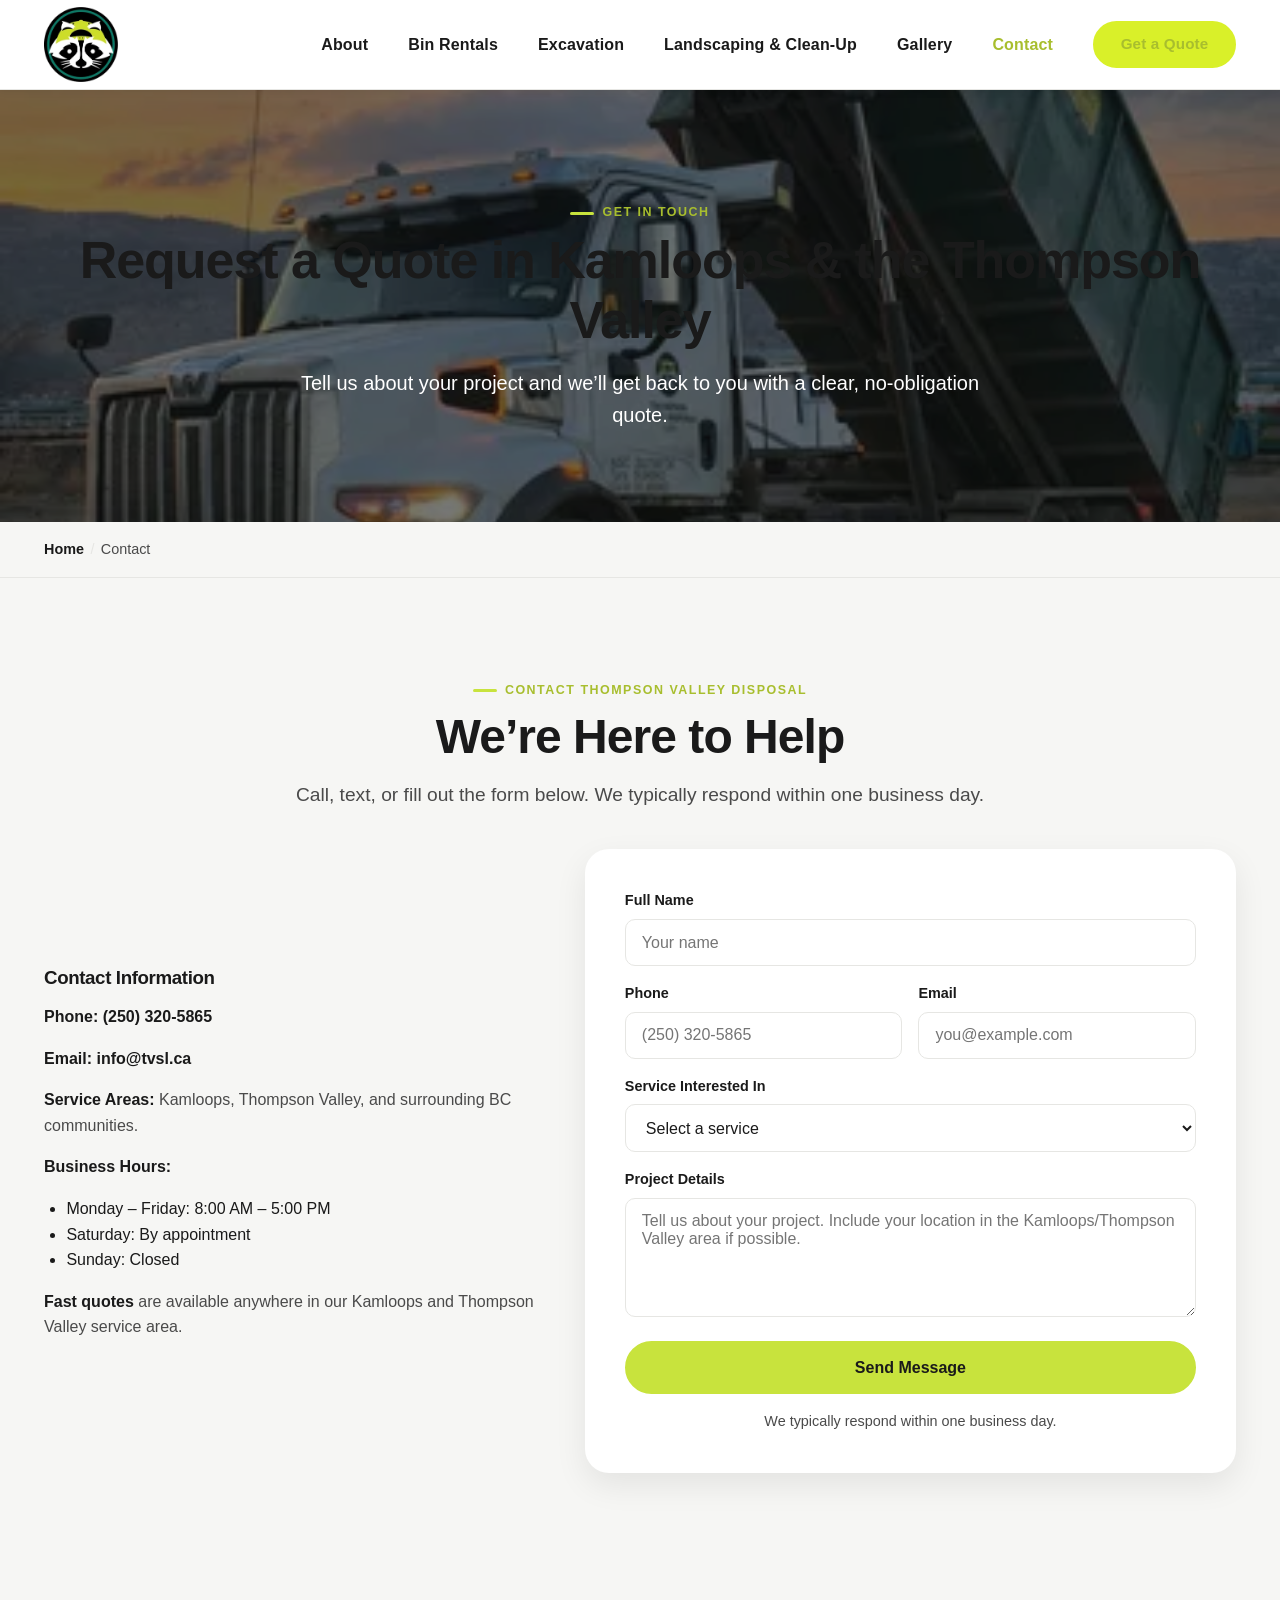
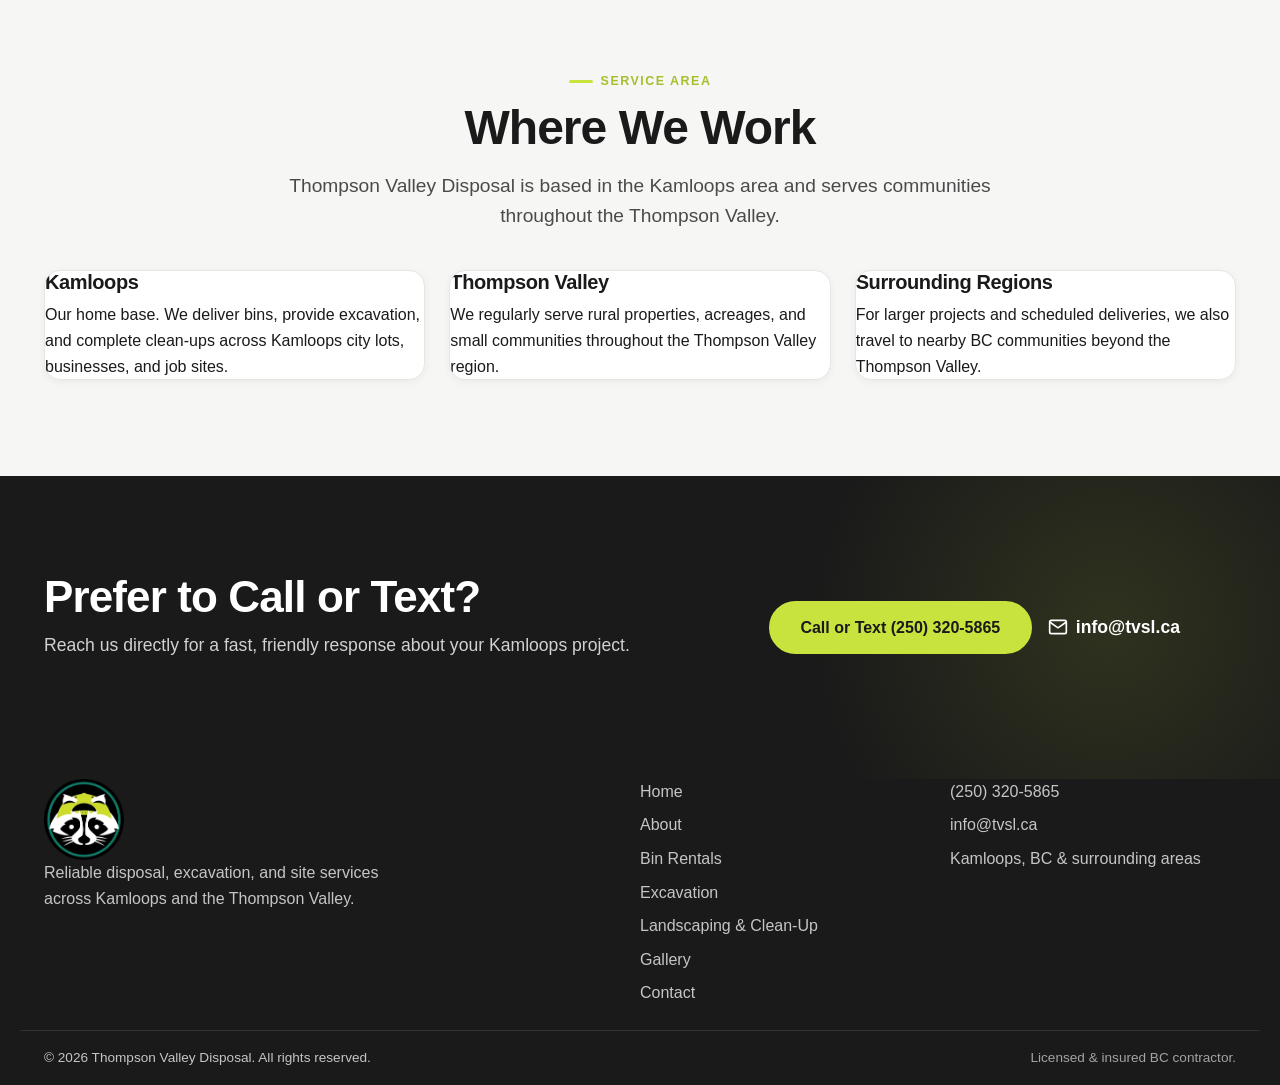
<file: contact.html>
<!DOCTYPE html>
<html lang="en-CA">
<head>
  <meta charset="UTF-8" />
  <meta name="viewport" content="width=device-width, initial-scale=1.0" />
  <meta name="description" content="Contact Thompson Valley Disposal for a quote in Kamloops and the Thompson Valley. Request a bin rental, excavation, landscaping, clean-up, firewood, recycling, or asbestos transportation." />
  <meta name="robots" content="index, follow" />
  <link rel="canonical" href="https://thompsonvalleydisposal.ca/contact.html" />
  <title>Contact Thompson Valley Disposal | Quote in Kamloops BC</title>

  <meta property="og:title" content="Contact Thompson Valley Disposal | Quote in Kamloops BC" />
  <meta property="og:description" content="Request a quote from Thompson Valley Disposal. Bin rentals, excavation, landscaping, clean-up, firewood, recycling, and asbestos transportation in Kamloops and the Thompson Valley." />
  <meta property="og:type" content="website" />
  <meta property="og:url" content="https://thompsonvalleydisposal.ca/contact.html" />
  <meta property="og:image" content="images/truck.webp" />

  <link rel="stylesheet" href="css/styles.css" />
  <link rel="icon" type="image/x-icon" href="assets/logos/favicon.ico" />
  <link rel="icon" type="image/png" sizes="32x32" href="assets/logos/favicon-32.png" />
  <link rel="icon" type="image/png" sizes="16x16" href="assets/logos/favicon-16.png" />
  <link rel="apple-touch-icon" sizes="180x180" href="assets/logos/apple-touch-icon.png" />

  <script type="application/ld+json">
  {
    "@context": "https://schema.org",
    "@type": "ContactPage",
    "name": "Contact Thompson Valley Disposal",
    "description": "Contact Thompson Valley Disposal for a quote in Kamloops and the Thompson Valley.",
    "url": "https://thompsonvalleydisposal.ca/contact.html",
    "mainEntity": {
      "@type": "LocalBusiness",
      "name": "Thompson Valley Disposal",
      "telephone": "+1-250-320-5865",
      "email": "info@tvsl.ca",
      "areaServed": {
        "@type": "Place",
        "name": "Kamloops, Thompson Valley, BC and surrounding communities"
      },
      "openingHours": [
        "Mo-Fr 08:00-17:00",
        "Sa By Appointment"
      ],
      "priceRange": "$$"
    }
  }
  </script>
</head>
<body>

  <header class="site-header" id="top">
    <div class="container header-inner">
      <a href="index.html" class="logo" aria-label="Thompson Valley Disposal home">
        <img src="images/logo.webp" alt="Thompson Valley Disposal logo" class="header-logo" width="80" height="80" />
      </a>

      <button class="nav-toggle" id="navToggle" aria-label="Toggle navigation" aria-expanded="false">
        <span class="hamburger"></span>
      </button>

      <nav class="main-nav" id="mainNav" aria-label="Main navigation">
        <ul class="nav-list">
          <li><a href="about.html">About</a></li>
          <li><a href="retaining-walls.html">Bin Rentals</a></li>
          <li><a href="excavation.html">Excavation</a></li>
          <li><a href="landscaping-irrigation.html">Landscaping &amp; Clean-Up</a></li>
          <li><a href="gallery.html">Gallery</a></li>
          <li><a href="contact.html">Contact</a></li>
          <li><a href="contact.html" class="btn btn-sm btn-primary">Get a Quote</a></li>
        </ul>
      </nav>
    </div>
  </header>

  <main>

    <!-- Page Header -->
    <header class="page-header" aria-label="Contact Thompson Valley Disposal">
      <div class="hero-media">
        <img src="images/truck.webp" alt="Thompson Valley Disposal truck ready for your Kamloops project" class="hero-img" />
        <div class="hero-overlay"></div>
      </div>
      <div class="container hero-content">
        <p class="eyebrow">Get in Touch</p>
        <h1 class="hero-headline">Request a Quote in Kamloops &amp; the Thompson Valley</h1>
        <p class="hero-subhead">Tell us about your project and we’ll get back to you with a clear, no-obligation quote.</p>
      </div>
    </header>

    <!-- Breadcrumb -->
    <nav class="breadcrumb" aria-label="Breadcrumb">
      <div class="container">
        <ol class="breadcrumb-list" itemscope itemtype="https://schema.org/BreadcrumbList">
          <li itemprop="itemListElement" itemscope itemtype="https://schema.org/ListItem">
            <a href="index.html" itemprop="item"><span itemprop="name">Home</span></a>
            <meta itemprop="position" content="1" />
          </li>
          <li class="breadcrumb-separator" aria-hidden="true">/</li>
          <li itemprop="itemListElement" itemscope itemtype="https://schema.org/ListItem">
            <span itemprop="name" aria-current="page">Contact</span>
            <meta itemprop="position" content="2" />
          </li>
        </ol>
      </div>
    </nav>

    <!-- Contact Section -->
    <section class="section contact" id="contact">
      <div class="container">
        <div class="section-header">
          <p class="eyebrow">Contact Thompson Valley Disposal</p>
          <h2 class="section-title">We’re Here to Help</h2>
          <p class="section-lead">Call, text, or fill out the form below. We typically respond within one business day.</p>
        </div>

        <div class="grid-2 contact-grid">
          <div class="contact-info">
            <h3>Contact Information</h3>
            <p><strong>Phone:</strong> <a href="tel:+12503205865">(250) 320-5865</a></p>
            <p><strong>Email:</strong> <a href="mailto:info@tvsl.ca">info@tvsl.ca</a></p>
            <p><strong>Service Areas:</strong> Kamloops, Thompson Valley, and surrounding BC communities.</p>
            <p><strong>Business Hours:</strong></p>
            <ul>
              <li>Monday – Friday: 8:00 AM – 5:00 PM</li>
              <li>Saturday: By appointment</li>
              <li>Sunday: Closed</li>
            </ul>
            <p><strong>Fast quotes</strong> are available anywhere in our Kamloops and Thompson Valley service area.</p>
          </div>

          <form class="contact-form" id="contactForm" action="#" method="POST">
            <div class="form-group">
              <label for="name">Full Name</label>
              <input type="text" id="name" name="name" required placeholder="Your name" />
            </div>
            <div class="form-row">
              <div class="form-group">
                <label for="phone">Phone</label>
                <input type="tel" id="phone" name="phone" required placeholder="(250) 320-5865" />
              </div>
              <div class="form-group">
                <label for="email">Email</label>
                <input type="email" id="email" name="email" placeholder="you@example.com" />
              </div>
            </div>
            <div class="form-group">
              <label for="service">Service Interested In</label>
              <select id="service" name="service">
                <option value="">Select a service</option>
                <option value="bin-rental">Bin Rental</option>
                <option value="excavation">Excavation</option>
                <option value="landscaping">Landscaping</option>
                <option value="clean-up">Property Clean-Up</option>
                <option value="firewood">Firewood Sales</option>
                <option value="recycling">Recycling</option>
                <option value="asbestos">Asbestos Transportation</option>
                <option value="other">Other / Not Sure</option>
              </select>
            </div>
            <div class="form-group">
              <label for="message">Project Details</label>
              <textarea id="message" name="message" rows="5" placeholder="Tell us about your project. Include your location in the Kamloops/Thompson Valley area if possible."></textarea>
            </div>
            <button type="submit" class="btn btn-primary btn-block">Send Message</button>
            <p class="form-note" id="formNote">We typically respond within one business day.</p>
          </form>
        </div>
      </div>
    </section>

    <!-- Service Areas -->
    <section class="section services" id="service-areas">
      <div class="container">
        <div class="section-header">
          <p class="eyebrow">Service Area</p>
          <h2 class="section-title">Where We Work</h2>
          <p class="section-lead">Thompson Valley Disposal is based in the Kamloops area and serves communities throughout the Thompson Valley.</p>
        </div>

        <div class="card-grid">
          <article class="card service-card">
            <h3>Kamloops</h3>
            <p>Our home base. We deliver bins, provide excavation, and complete clean-ups across Kamloops city lots, businesses, and job sites.</p>
          </article>
          <article class="card service-card">
            <h3>Thompson Valley</h3>
            <p>We regularly serve rural properties, acreages, and small communities throughout the Thompson Valley region.</p>
          </article>
          <article class="card service-card">
            <h3>Surrounding Regions</h3>
            <p>For larger projects and scheduled deliveries, we also travel to nearby BC communities beyond the Thompson Valley.</p>
          </article>
        </div>
      </div>
    </section>

    <!-- CTA Banner -->
    <section class="cta-banner" aria-label="Contact Thompson Valley Disposal">
      <div class="container cta-banner-inner">
        <div>
          <h2 class="cta-banner-title">Prefer to Call or Text?</h2>
          <p class="cta-banner-text">Reach us directly for a fast, friendly response about your Kamloops project.</p>
        </div>
        <div class="cta-banner-actions">
          <a href="tel:+12503205865" class="btn btn-primary">Call or Text (250) 320-5865</a>
          <div class="cta-banner-contact">
            <a href="mailto:info@tvsl.ca" aria-label="Email info@tvsl.ca">
              <svg width="20" height="20" viewBox="0 0 24 24" fill="none" stroke="currentColor" stroke-width="2"><path d="M4 4h16c1.1 0 2 .9 2 2v12c0 1.1-.9 2-2 2H4c-1.1 0-2-.9-2-2V6c0-1.1.9-2 2-2z"/><polyline points="22,6 12,13 2,6"/></svg>
              info@tvsl.ca
            </a>
          </div>
        </div>
      </div>
    </section>

  </main>

  <footer class="site-footer">
    <div class="container footer-inner">
      <div class="footer-brand">
        <img src="images/logo.webp" alt="Thompson Valley Disposal logo" width="80" height="80" />
        <p>Reliable disposal, excavation, and site services across Kamloops and the Thompson Valley.</p>
      </div>
      <nav class="footer-nav" aria-label="Footer navigation">
        <a href="index.html">Home</a>
        <a href="about.html">About</a>
        <a href="retaining-walls.html">Bin Rentals</a>
        <a href="excavation.html">Excavation</a>
        <a href="landscaping-irrigation.html">Landscaping &amp; Clean-Up</a>
        <a href="gallery.html">Gallery</a>
        <a href="contact.html">Contact</a>
      </nav>
      <div class="footer-contact">
        <a href="tel:+12503205865">(250) 320-5865</a>
        <a href="mailto:info@tvsl.ca">info@tvsl.ca</a>
        <span>Kamloops, BC &amp; surrounding areas</span>
      </div>
    </div>
    <div class="container footer-bottom">
      <p>&copy; <span id="year"></span> Thompson Valley Disposal. All rights reserved.</p>
      <p class="footer-credit">Licensed &amp; insured BC contractor.</p>
    </div>
  </footer>

  <script src="js/script.js"></script>
</body>
</html>
</file>
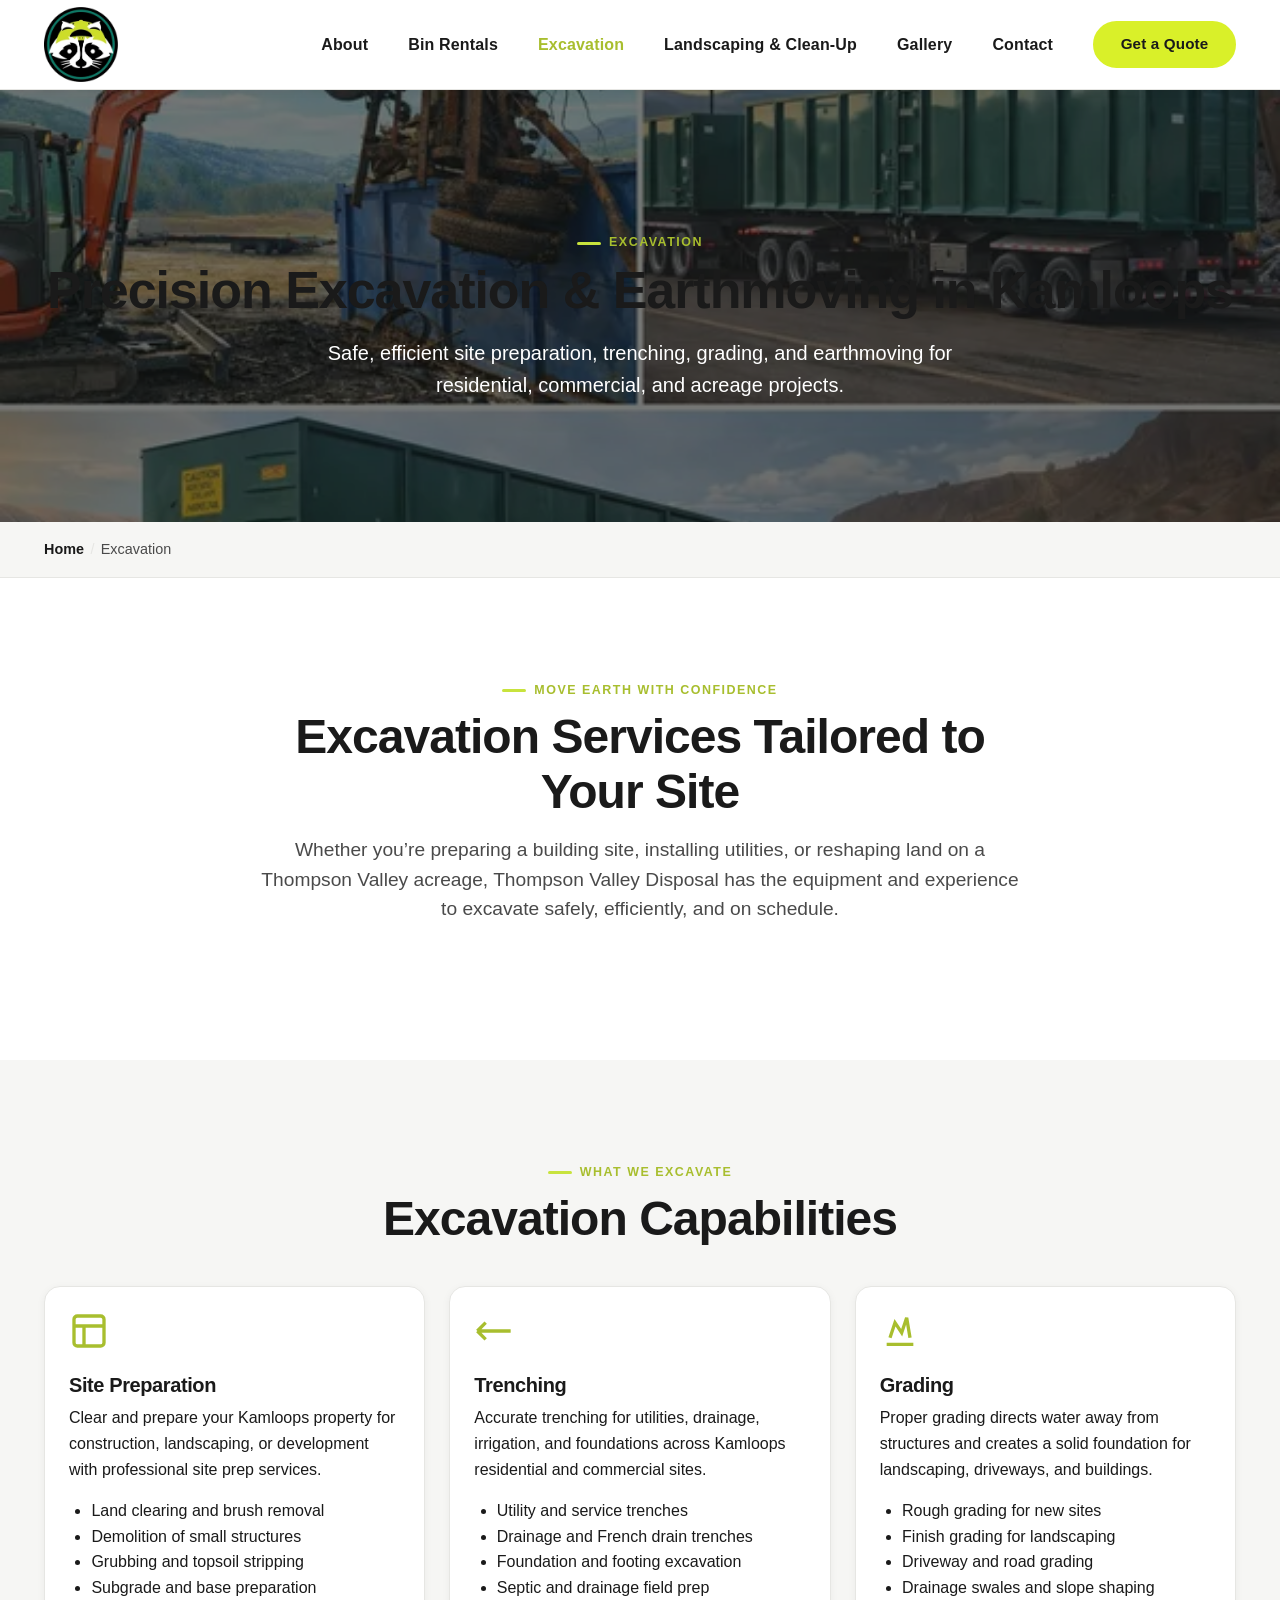
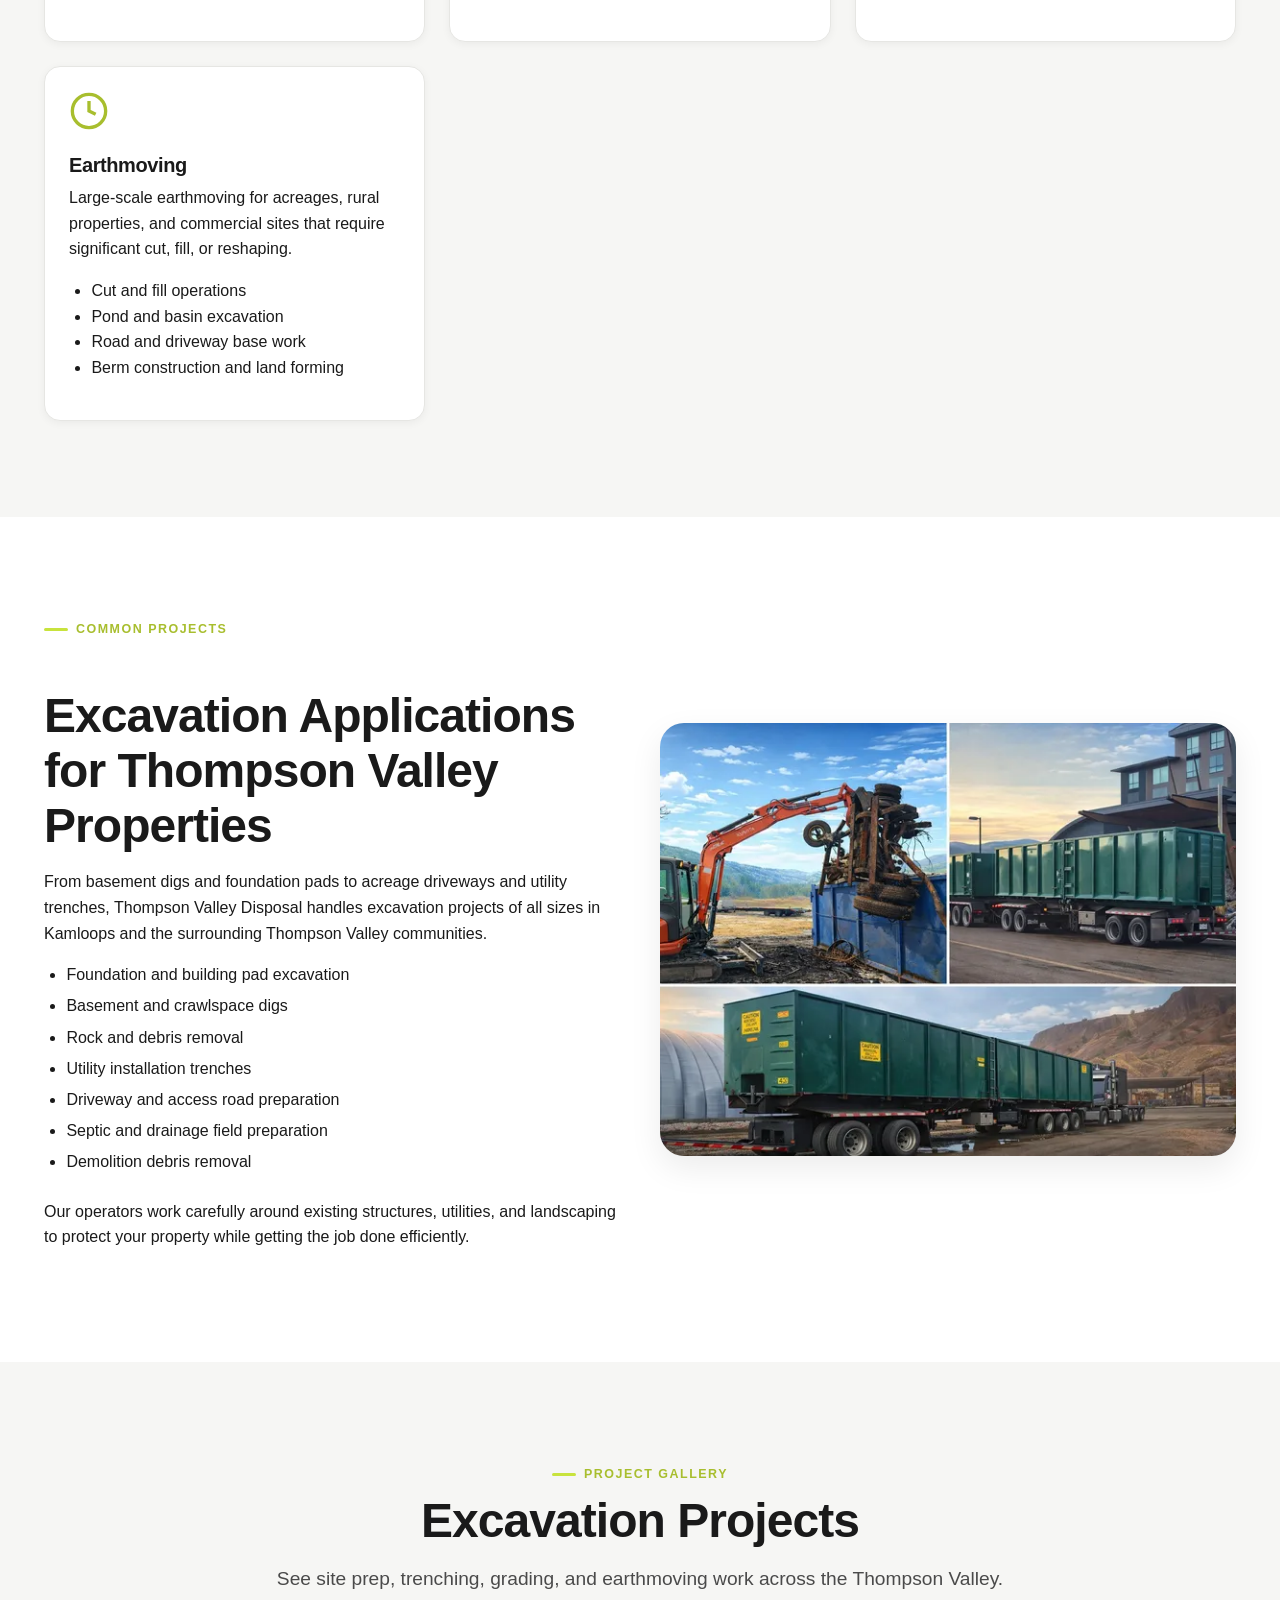
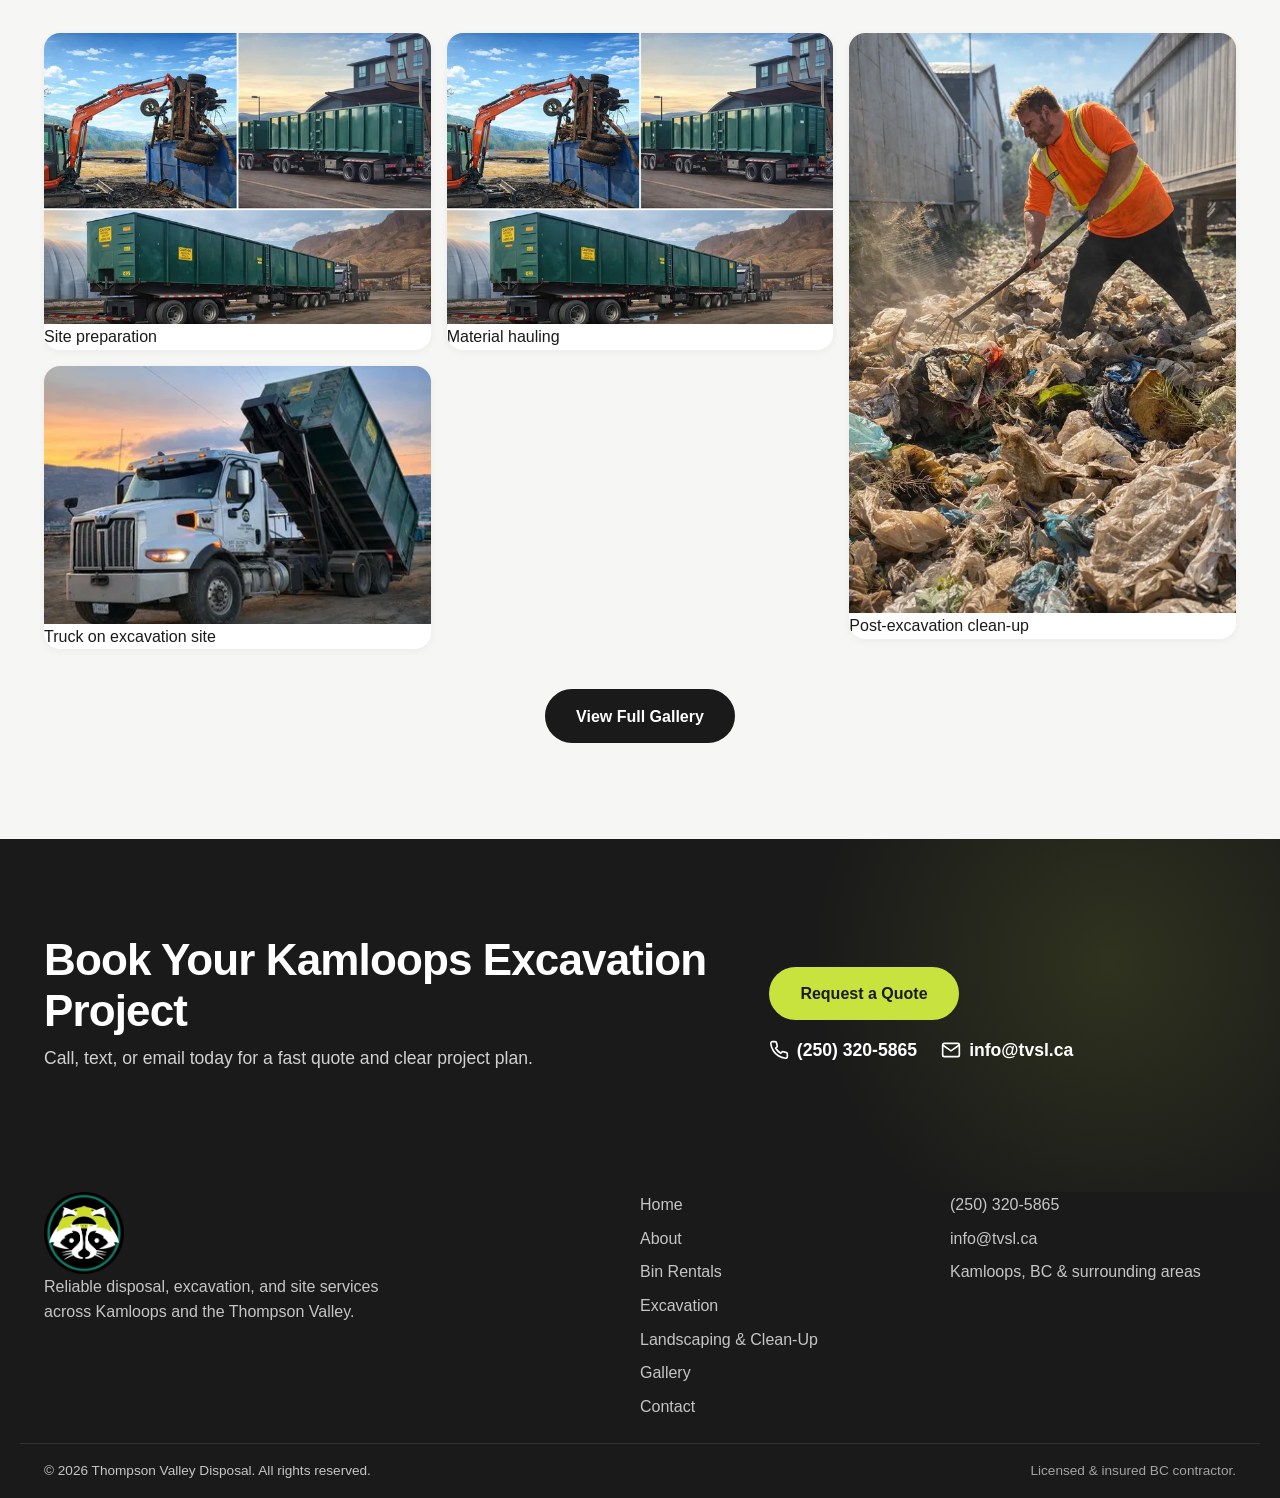
<file: excavation.html>
<!DOCTYPE html>
<html lang="en-CA">
<head>
  <meta charset="UTF-8" />
  <meta name="viewport" content="width=device-width, initial-scale=1.0" />
  <meta name="description" content="Thompson Valley Disposal provides professional excavation, site preparation, trenching, grading, and earthmoving in Kamloops and the Thompson Valley. Call for a quote." />
  <meta name="robots" content="index, follow" />
  <link rel="canonical" href="https://thompsonvalleydisposal.ca/excavation.html" />
  <title>Excavation Kamloops BC | Site Prep, Trenching, Grading &amp; Earthmoving</title>

  <meta property="og:title" content="Excavation Kamloops BC | Site Prep, Trenching, Grading &amp; Earthmoving" />
  <meta property="og:description" content="Professional excavation services in Kamloops and the Thompson Valley — site prep, trenching, grading, and earthmoving for residential and commercial projects." />
  <meta property="og:type" content="website" />
  <meta property="og:url" content="https://thompsonvalleydisposal.ca/excavation.html" />
  <meta property="og:image" content="images/excavator.webp" />

  <link rel="stylesheet" href="css/styles.css" />
  <link rel="icon" type="image/x-icon" href="assets/logos/favicon.ico" />
  <link rel="icon" type="image/png" sizes="32x32" href="assets/logos/favicon-32.png" />
  <link rel="icon" type="image/png" sizes="16x16" href="assets/logos/favicon-16.png" />
  <link rel="apple-touch-icon" sizes="180x180" href="assets/logos/apple-touch-icon.png" />

  <script type="application/ld+json">
  {
    "@context": "https://schema.org",
    "@type": "Service",
    "serviceType": "Excavation and Earthmoving",
    "provider": {
      "@type": "LocalBusiness",
      "name": "Thompson Valley Disposal",
      "telephone": "+1-250-320-5865",
      "email": "info@tvsl.ca",
      "areaServed": "Kamloops, Thompson Valley, BC and surrounding communities"
    },
    "description": "Site preparation, trenching, grading, and earthmoving services for Kamloops and Thompson Valley residential and commercial properties.",
    "areaServed": {
      "@type": "Place",
      "name": "Kamloops, Thompson Valley, BC"
    }
  }
  </script>
</head>
<body>

  <header class="site-header" id="top">
    <div class="container header-inner">
      <a href="index.html" class="logo" aria-label="Thompson Valley Disposal home">
        <img src="images/logo.webp" alt="Thompson Valley Disposal logo" class="header-logo" width="80" height="80" />
      </a>

      <button class="nav-toggle" id="navToggle" aria-label="Toggle navigation" aria-expanded="false">
        <span class="hamburger"></span>
      </button>

      <nav class="main-nav" id="mainNav" aria-label="Main navigation">
        <ul class="nav-list">
          <li><a href="about.html">About</a></li>
          <li><a href="retaining-walls.html">Bin Rentals</a></li>
          <li><a href="excavation.html">Excavation</a></li>
          <li><a href="landscaping-irrigation.html">Landscaping &amp; Clean-Up</a></li>
          <li><a href="gallery.html">Gallery</a></li>
          <li><a href="contact.html">Contact</a></li>
          <li><a href="contact.html" class="btn btn-sm btn-primary">Get a Quote</a></li>
        </ul>
      </nav>
    </div>
  </header>

  <main>

    <!-- Page Header -->
    <header class="page-header" aria-label="Excavation Services">
      <div class="hero-media">
        <img src="images/excavator.webp" alt="Excavation equipment working in Kamloops BC" class="hero-img" />
        <div class="hero-overlay"></div>
      </div>
      <div class="container hero-content">
        <p class="eyebrow">Excavation</p>
        <h1 class="hero-headline">Precision Excavation &amp; Earthmoving in Kamloops</h1>
        <p class="hero-subhead">Safe, efficient site preparation, trenching, grading, and earthmoving for residential, commercial, and acreage projects.</p>
      </div>
    </header>

    <!-- Breadcrumb -->
    <nav class="breadcrumb" aria-label="Breadcrumb">
      <div class="container">
        <ol class="breadcrumb-list" itemscope itemtype="https://schema.org/BreadcrumbList">
          <li itemprop="itemListElement" itemscope itemtype="https://schema.org/ListItem">
            <a href="index.html" itemprop="item"><span itemprop="name">Home</span></a>
            <meta itemprop="position" content="1" />
          </li>
          <li class="breadcrumb-separator" aria-hidden="true">/</li>
          <li itemprop="itemListElement" itemscope itemtype="https://schema.org/ListItem">
            <span itemprop="name" aria-current="page">Excavation</span>
            <meta itemprop="position" content="2" />
          </li>
        </ol>
      </div>
    </nav>

    <!-- Intro -->
    <section class="section service-detail" id="intro">
      <div class="container">
        <div class="service-detail-intro">
          <p class="eyebrow">Move Earth With Confidence</p>
          <h2 class="section-title">Excavation Services Tailored to Your Site</h2>
          <p class="section-lead">Whether you’re preparing a building site, installing utilities, or reshaping land on a Thompson Valley acreage, Thompson Valley Disposal has the equipment and experience to excavate safely, efficiently, and on schedule.</p>
        </div>
      </div>
    </section>

    <!-- Service Features -->
    <section class="section services" id="services">
      <div class="container">
        <div class="section-header">
          <p class="eyebrow">What We Excavate</p>
          <h2 class="section-title">Excavation Capabilities</h2>
        </div>

        <div class="card-grid grid-3">
          <article class="card service-feature-card">
            <svg class="card-icon" viewBox="0 0 24 24" fill="none" stroke="currentColor" stroke-width="2"><rect x="3" y="3" width="18" height="18" rx="2"/><path d="M3 9h18M9 21V9"/></svg>
            <h3>Site Preparation</h3>
            <p>Clear and prepare your Kamloops property for construction, landscaping, or development with professional site prep services.</p>
            <ul>
              <li>Land clearing and brush removal</li>
              <li>Demolition of small structures</li>
              <li>Grubbing and topsoil stripping</li>
              <li>Subgrade and base preparation</li>
            </ul>
          </article>
          <article class="card service-feature-card">
            <svg class="card-icon" viewBox="0 0 24 24" fill="none" stroke="currentColor" stroke-width="2"><path d="M2 12h20M2 12l5-5m-5 5l5 5"/></svg>
            <h3>Trenching</h3>
            <p>Accurate trenching for utilities, drainage, irrigation, and foundations across Kamloops residential and commercial sites.</p>
            <ul>
              <li>Utility and service trenches</li>
              <li>Drainage and French drain trenches</li>
              <li>Foundation and footing excavation</li>
              <li>Septic and drainage field prep</li>
            </ul>
          </article>
          <article class="card service-feature-card">
            <svg class="card-icon" viewBox="0 0 24 24" fill="none" stroke="currentColor" stroke-width="2"><path d="M4 20h16M6 16l3-9 4 6 3-9 2 12"/></svg>
            <h3>Grading</h3>
            <p>Proper grading directs water away from structures and creates a solid foundation for landscaping, driveways, and buildings.</p>
            <ul>
              <li>Rough grading for new sites</li>
              <li>Finish grading for landscaping</li>
              <li>Driveway and road grading</li>
              <li>Drainage swales and slope shaping</li>
            </ul>
          </article>
          <article class="card service-feature-card">
            <svg class="card-icon" viewBox="0 0 24 24" fill="none" stroke="currentColor" stroke-width="2"><circle cx="12" cy="12" r="10"/><path d="M12 6v6l4 2"/></svg>
            <h3>Earthmoving</h3>
            <p>Large-scale earthmoving for acreages, rural properties, and commercial sites that require significant cut, fill, or reshaping.</p>
            <ul>
              <li>Cut and fill operations</li>
              <li>Pond and basin excavation</li>
              <li>Road and driveway base work</li>
              <li>Berm construction and land forming</li>
            </ul>
          </article>
        </div>
      </div>
    </section>

    <!-- Additional Applications -->
    <section class="section" id="applications">
      <div class="container grid-2 service-detail-grid">
        <div class="service-detail-text">
          <p class="eyebrow">Common Projects</p>
          <h2 class="section-title">Excavation Applications for Thompson Valley Properties</h2>
          <p>From basement digs and foundation pads to acreage driveways and utility trenches, Thompson Valley Disposal handles excavation projects of all sizes in Kamloops and the surrounding Thompson Valley communities.</p>
          <ul>
            <li>Foundation and building pad excavation</li>
            <li>Basement and crawlspace digs</li>
            <li>Rock and debris removal</li>
            <li>Utility installation trenches</li>
            <li>Driveway and access road preparation</li>
            <li>Septic and drainage field preparation</li>
            <li>Demolition debris removal</li>
          </ul>
          <p>Our operators work carefully around existing structures, utilities, and landscaping to protect your property while getting the job done efficiently.</p>
        </div>
        <div class="service-detail-media">
          <img src="images/excavator.webp" alt="Excavation work on a Kamloops BC property" />
        </div>
      </div>
    </section>

    <!-- Gallery Teaser -->
    <section class="section gallery" id="gallery-teaser">
      <div class="container">
        <div class="section-header">
          <p class="eyebrow">Project Gallery</p>
          <h2 class="section-title">Excavation Projects</h2>
          <p class="section-lead">See site prep, trenching, grading, and earthmoving work across the Thompson Valley.</p>
        </div>

        <div class="masonry-gallery">
          <figure class="gallery-item">
            <img src="images/excavator.webp" alt="Excavation for site preparation in Kamloops" loading="lazy" />
            <figcaption>Site preparation</figcaption>
          </figure>
          <figure class="gallery-item">
            <img src="images/truck.webp" alt="Thompson Valley Disposal truck at an excavation site" loading="lazy" />
            <figcaption>Truck on excavation site</figcaption>
          </figure>
          <figure class="gallery-item">
            <img src="images/semi-truck.webp" alt="Semi truck hauling material from a Thompson Valley site" loading="lazy" />
            <figcaption>Material hauling</figcaption>
          </figure>
          <figure class="gallery-item">
            <img src="images/clean-up.webp" alt="Site clean-up after excavation in Kamloops" loading="lazy" />
            <figcaption>Post-excavation clean-up</figcaption>
          </figure>
        </div>

        <div class="section-cta">
          <a href="gallery.html" class="btn btn-secondary">View Full Gallery</a>
        </div>
      </div>
    </section>

    <!-- CTA Banner -->
    <section class="cta-banner" aria-label="Contact Thompson Valley Disposal">
      <div class="container cta-banner-inner">
        <div>
          <h2 class="cta-banner-title">Book Your Kamloops Excavation Project</h2>
          <p class="cta-banner-text">Call, text, or email today for a fast quote and clear project plan.</p>
        </div>
        <div class="cta-banner-actions">
          <a href="contact.html" class="btn btn-primary">Request a Quote</a>
          <div class="cta-banner-contact">
            <a href="tel:+12503205865" aria-label="Call or text (250) 320-5865">
              <svg width="20" height="20" viewBox="0 0 24 24" fill="none" stroke="currentColor" stroke-width="2"><path d="M22 16.92v3a2 2 0 01-2.18 2 19.79 19.79 0 01-8.63-3.07 19.5 19.5 0 01-6-6 19.79 19.79 0 01-3.07-8.67A2 2 0 014.11 2h3a2 2 0 012 1.72c.127.96.361 1.903.7 2.81a2 2 0 01-.45 2.11L8.09 9.91a16 16 0 006 6l1.27-1.27a2 2 0 012.11-.45c.907.339 1.85.573 2.81.7A2 2 0 0122 16.92z"/></svg>
              (250) 320-5865
            </a>
            <a href="mailto:info@tvsl.ca" aria-label="Email info@tvsl.ca">
              <svg width="20" height="20" viewBox="0 0 24 24" fill="none" stroke="currentColor" stroke-width="2"><path d="M4 4h16c1.1 0 2 .9 2 2v12c0 1.1-.9 2-2 2H4c-1.1 0-2-.9-2-2V6c0-1.1.9-2 2-2z"/><polyline points="22,6 12,13 2,6"/></svg>
              info@tvsl.ca
            </a>
          </div>
        </div>
      </div>
    </section>

  </main>

  <footer class="site-footer">
    <div class="container footer-inner">
      <div class="footer-brand">
        <img src="images/logo.webp" alt="Thompson Valley Disposal logo" width="80" height="80" />
        <p>Reliable disposal, excavation, and site services across Kamloops and the Thompson Valley.</p>
      </div>
      <nav class="footer-nav" aria-label="Footer navigation">
        <a href="index.html">Home</a>
        <a href="about.html">About</a>
        <a href="retaining-walls.html">Bin Rentals</a>
        <a href="excavation.html">Excavation</a>
        <a href="landscaping-irrigation.html">Landscaping &amp; Clean-Up</a>
        <a href="gallery.html">Gallery</a>
        <a href="contact.html">Contact</a>
      </nav>
      <div class="footer-contact">
        <a href="tel:+12503205865">(250) 320-5865</a>
        <a href="mailto:info@tvsl.ca">info@tvsl.ca</a>
        <span>Kamloops, BC &amp; surrounding areas</span>
      </div>
    </div>
    <div class="container footer-bottom">
      <p>&copy; <span id="year"></span> Thompson Valley Disposal. All rights reserved.</p>
      <p class="footer-credit">Licensed &amp; insured BC contractor.</p>
    </div>
  </footer>

  <script src="js/script.js"></script>
</body>
</html>
</file>
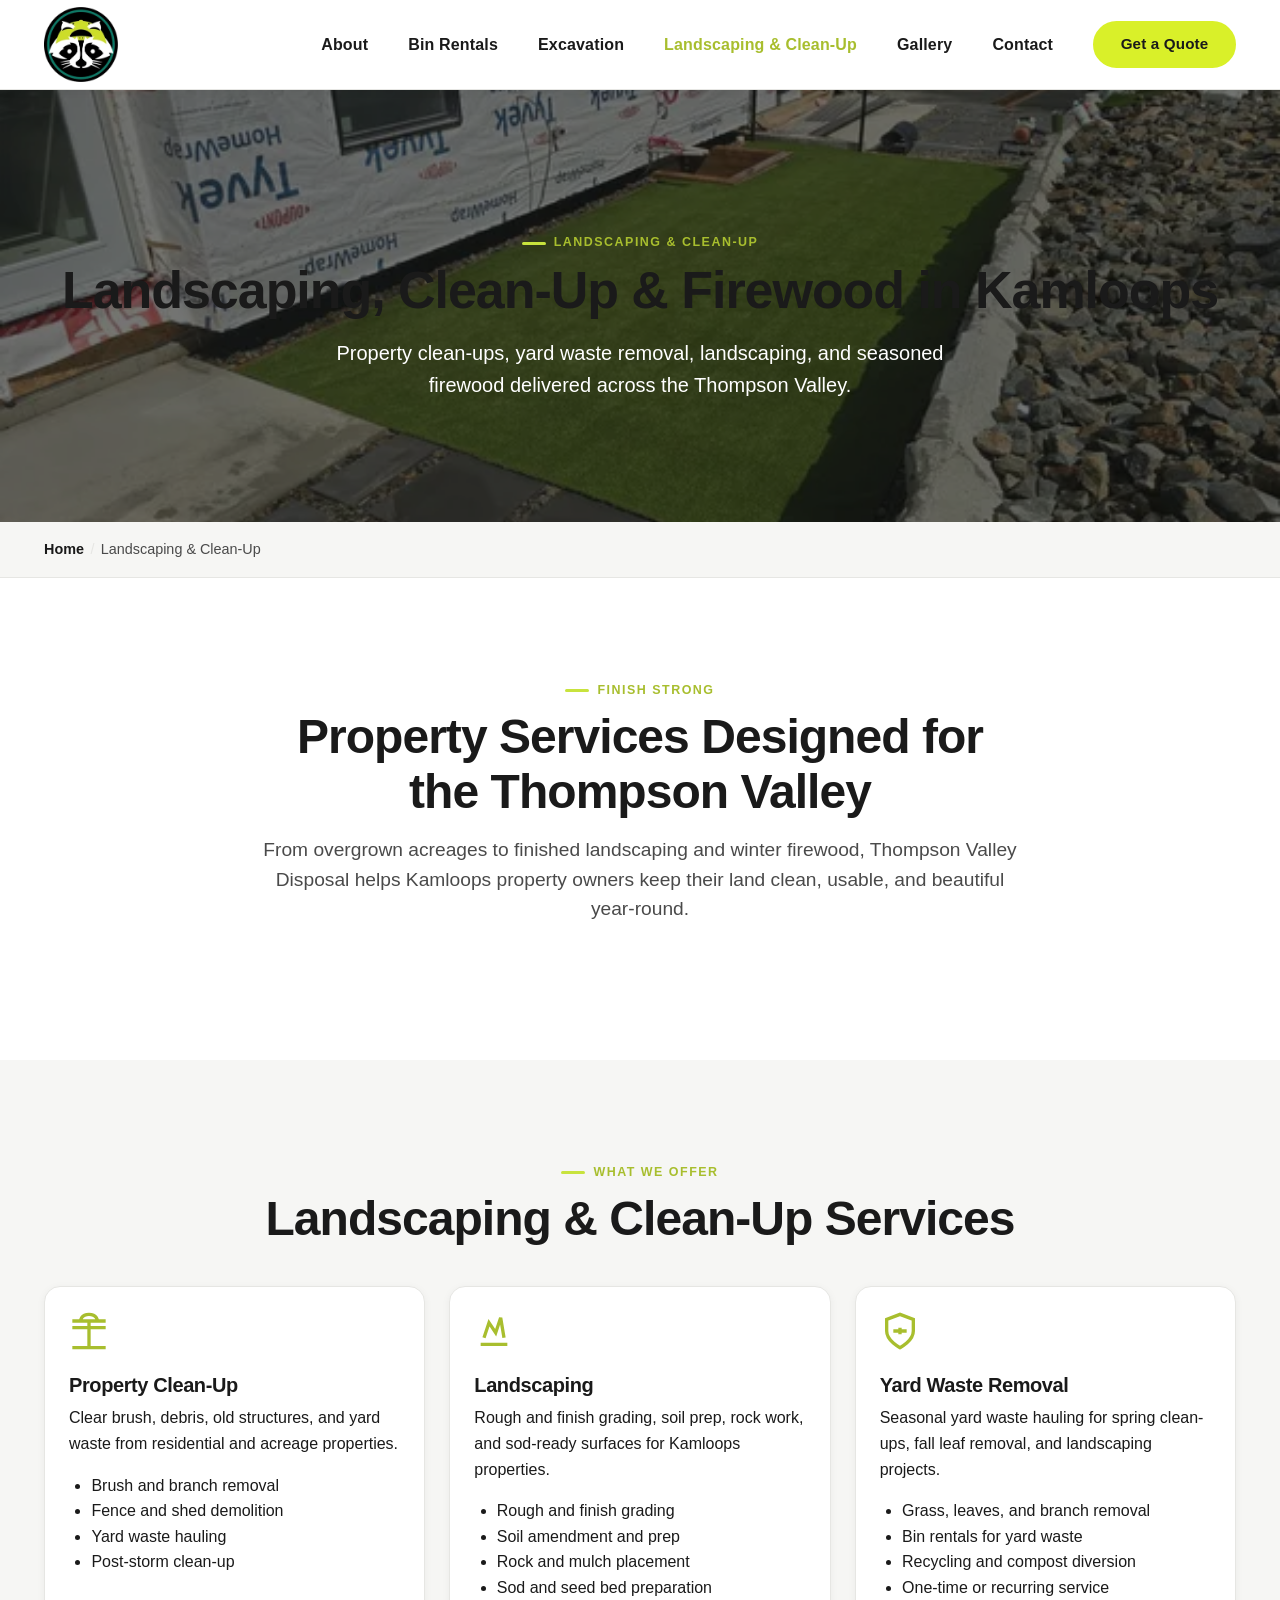
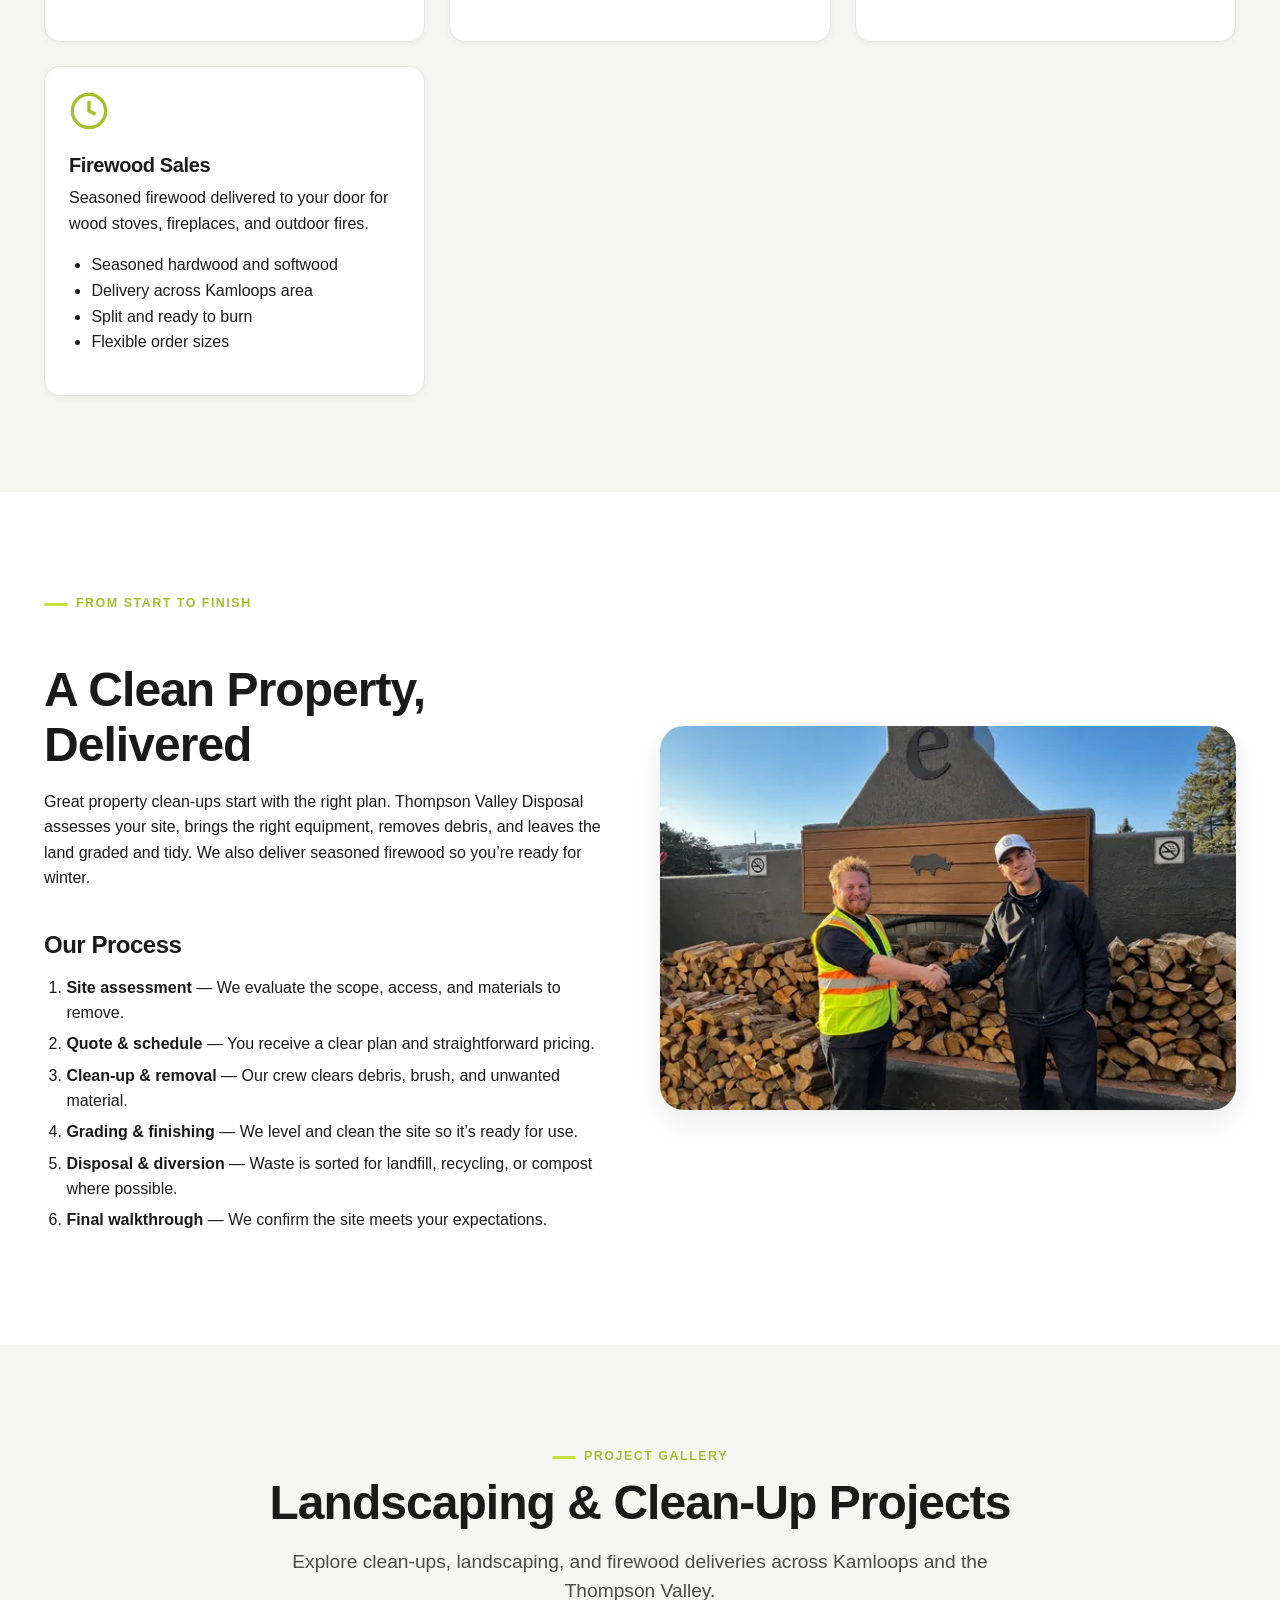
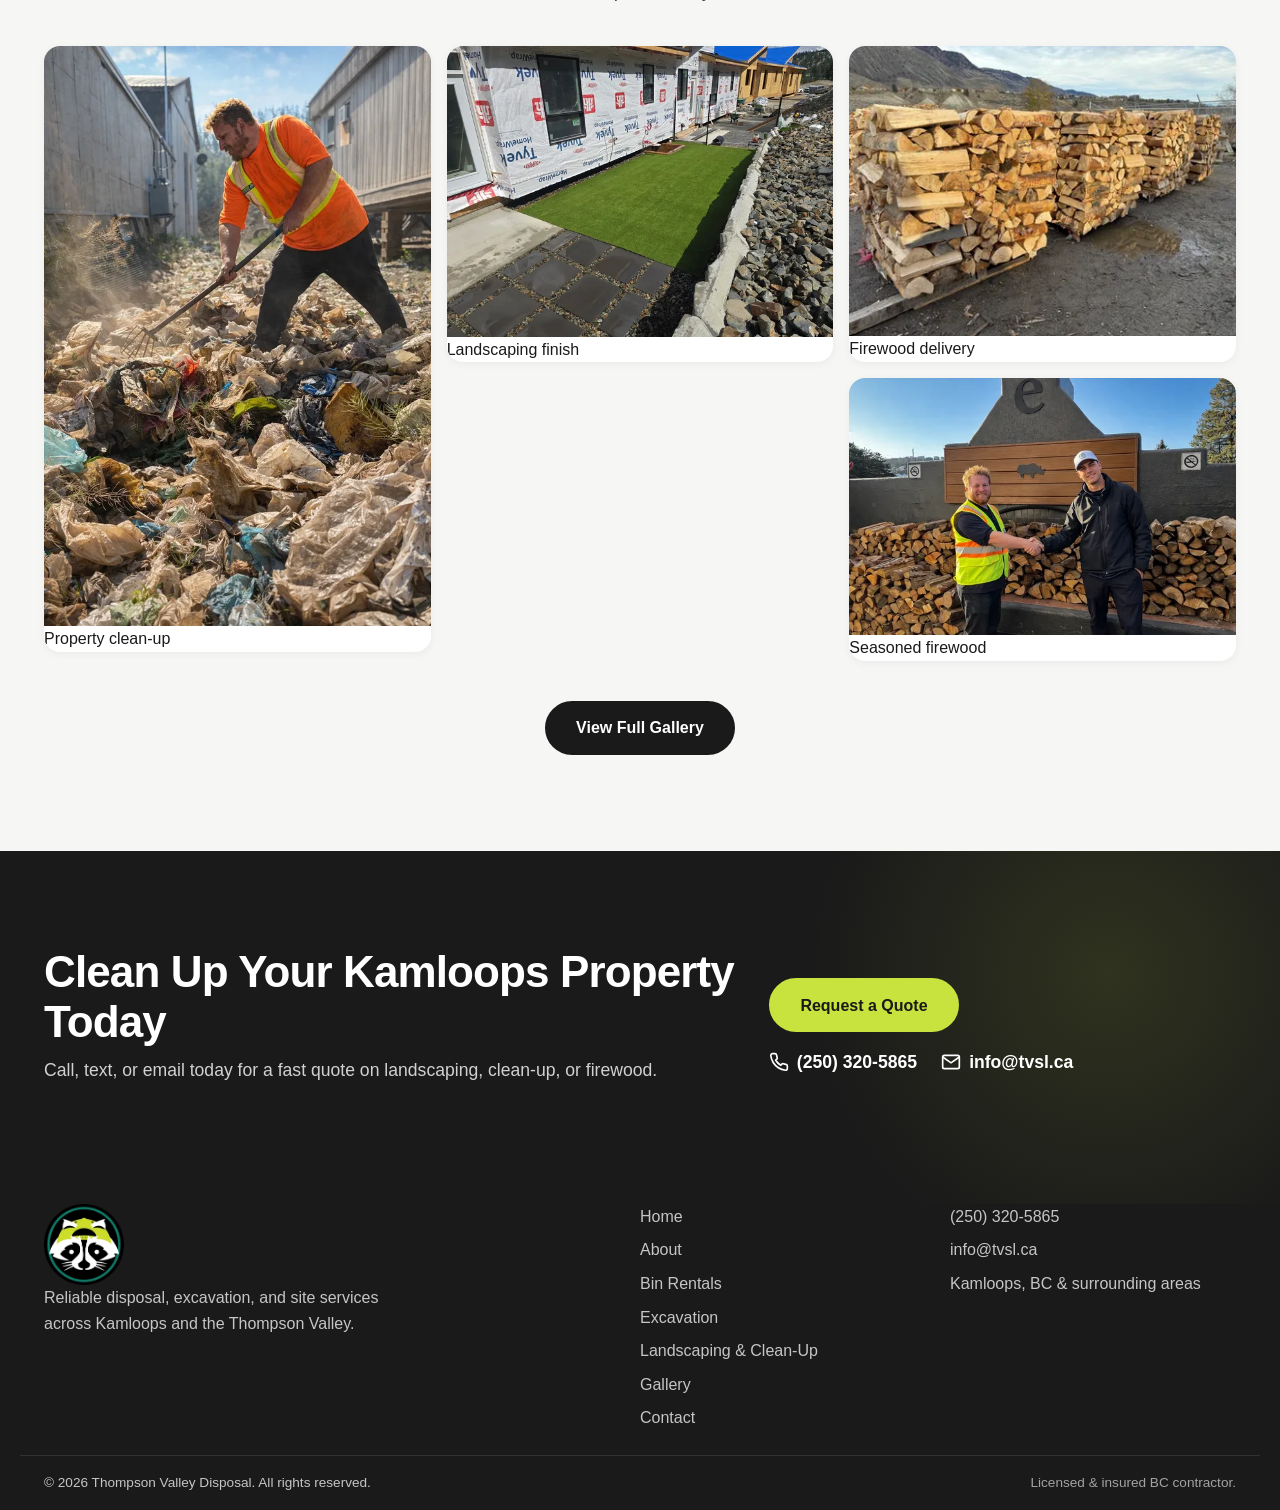
<file: landscaping-irrigation.html>
<!DOCTYPE html>
<html lang="en-CA">
<head>
  <meta charset="UTF-8" />
  <meta name="viewport" content="width=device-width, initial-scale=1.0" />
  <meta name="description" content="Thompson Valley Disposal offers landscaping, property clean-up, yard waste removal, and firewood sales in Kamloops and the Thompson Valley. Call for a quote." />
  <meta name="robots" content="index, follow" />
  <link rel="canonical" href="https://thompsonvalleydisposal.ca/landscaping-irrigation.html" />
  <title>Landscaping &amp; Clean-Up Kamloops | Yard Waste, Firewood &amp; Property Services</title>

  <meta property="og:title" content="Landscaping &amp; Clean-Up Kamloops | Yard Waste, Firewood &amp; Property Services" />
  <meta property="og:description" content="Landscaping, property clean-up, yard waste removal, and firewood sales in Kamloops and the Thompson Valley." />
  <meta property="og:type" content="website" />
  <meta property="og:url" content="https://thompsonvalleydisposal.ca/landscaping-irrigation.html" />
  <meta property="og:image" content="images/landscaping.webp" />

  <link rel="stylesheet" href="css/styles.css" />
  <link rel="icon" type="image/x-icon" href="assets/logos/favicon.ico" />
  <link rel="icon" type="image/png" sizes="32x32" href="assets/logos/favicon-32.png" />
  <link rel="icon" type="image/png" sizes="16x16" href="assets/logos/favicon-16.png" />
  <link rel="apple-touch-icon" sizes="180x180" href="assets/logos/apple-touch-icon.png" />

  <script type="application/ld+json">
  {
    "@context": "https://schema.org",
    "@type": "Service",
    "serviceType": "Landscaping and Property Clean-Up",
    "provider": {
      "@type": "LocalBusiness",
      "name": "Thompson Valley Disposal",
      "telephone": "+1-250-320-5865",
      "email": "info@tvsl.ca",
      "areaServed": "Kamloops, Thompson Valley, BC and surrounding communities"
    },
    "description": "Landscaping, property clean-up, yard waste removal, and firewood sales for Kamloops and Thompson Valley homes and businesses.",
    "areaServed": {
      "@type": "Place",
      "name": "Kamloops, Thompson Valley, BC"
    }
  }
  </script>
</head>
<body>

  <header class="site-header" id="top">
    <div class="container header-inner">
      <a href="index.html" class="logo" aria-label="Thompson Valley Disposal home">
        <img src="images/logo.webp" alt="Thompson Valley Disposal logo" class="header-logo" width="80" height="80" />
      </a>

      <button class="nav-toggle" id="navToggle" aria-label="Toggle navigation" aria-expanded="false">
        <span class="hamburger"></span>
      </button>

      <nav class="main-nav" id="mainNav" aria-label="Main navigation">
        <ul class="nav-list">
          <li><a href="about.html">About</a></li>
          <li><a href="retaining-walls.html">Bin Rentals</a></li>
          <li><a href="excavation.html">Excavation</a></li>
          <li><a href="landscaping-irrigation.html">Landscaping &amp; Clean-Up</a></li>
          <li><a href="gallery.html">Gallery</a></li>
          <li><a href="contact.html">Contact</a></li>
          <li><a href="contact.html" class="btn btn-sm btn-primary">Get a Quote</a></li>
        </ul>
      </nav>
    </div>
  </header>

  <main>

    <!-- Page Header -->
    <header class="page-header" aria-label="Landscaping and Clean-Up Services">
      <div class="hero-media">
        <img src="images/landscaping.webp" alt="Landscaping project by Thompson Valley Disposal in Kamloops" class="hero-img" />
        <div class="hero-overlay"></div>
      </div>
      <div class="container hero-content">
        <p class="eyebrow">Landscaping &amp; Clean-Up</p>
        <h1 class="hero-headline">Landscaping, Clean-Up &amp; Firewood in Kamloops</h1>
        <p class="hero-subhead">Property clean-ups, yard waste removal, landscaping, and seasoned firewood delivered across the Thompson Valley.</p>
      </div>
    </header>

    <!-- Breadcrumb -->
    <nav class="breadcrumb" aria-label="Breadcrumb">
      <div class="container">
        <ol class="breadcrumb-list" itemscope itemtype="https://schema.org/BreadcrumbList">
          <li itemprop="itemListElement" itemscope itemtype="https://schema.org/ListItem">
            <a href="index.html" itemprop="item"><span itemprop="name">Home</span></a>
            <meta itemprop="position" content="1" />
          </li>
          <li class="breadcrumb-separator" aria-hidden="true">/</li>
          <li itemprop="itemListElement" itemscope itemtype="https://schema.org/ListItem">
            <span itemprop="name" aria-current="page">Landscaping &amp; Clean-Up</span>
            <meta itemprop="position" content="2" />
          </li>
        </ol>
      </div>
    </nav>

    <!-- Intro -->
    <section class="section service-detail" id="intro">
      <div class="container">
        <div class="service-detail-intro">
          <p class="eyebrow">Finish Strong</p>
          <h2 class="section-title">Property Services Designed for the Thompson Valley</h2>
          <p class="section-lead">From overgrown acreages to finished landscaping and winter firewood, Thompson Valley Disposal helps Kamloops property owners keep their land clean, usable, and beautiful year-round.</p>
        </div>
      </div>
    </section>

    <!-- Service Features -->
    <section class="section services" id="services">
      <div class="container">
        <div class="section-header">
          <p class="eyebrow">What We Offer</p>
          <h2 class="section-title">Landscaping &amp; Clean-Up Services</h2>
        </div>

        <div class="card-grid grid-3">
          <article class="card service-feature-card">
            <svg class="card-icon" viewBox="0 0 24 24" fill="none" stroke="currentColor" stroke-width="2"><path d="M2 22h20M2 6h20M2 10h20M12 6v16M7 6s0-4 5-4 5 4 5 4"/></svg>
            <h3>Property Clean-Up</h3>
            <p>Clear brush, debris, old structures, and yard waste from residential and acreage properties.</p>
            <ul>
              <li>Brush and branch removal</li>
              <li>Fence and shed demolition</li>
              <li>Yard waste hauling</li>
              <li>Post-storm clean-up</li>
            </ul>
          </article>
          <article class="card service-feature-card">
            <svg class="card-icon" viewBox="0 0 24 24" fill="none" stroke="currentColor" stroke-width="2"><path d="M4 20h16M6 16l3-9 4 6 3-9 2 12"/></svg>
            <h3>Landscaping</h3>
            <p>Rough and finish grading, soil prep, rock work, and sod-ready surfaces for Kamloops properties.</p>
            <ul>
              <li>Rough and finish grading</li>
              <li>Soil amendment and prep</li>
              <li>Rock and mulch placement</li>
              <li>Sod and seed bed preparation</li>
            </ul>
          </article>
          <article class="card service-feature-card">
            <svg class="card-icon" viewBox="0 0 24 24" fill="none" stroke="currentColor" stroke-width="2"><path d="M12 22s8-4 8-10V5l-8-3-8 3v7c0 6 8 10 8 10z"/><path d="M12 14v-4M8 12h8"/></svg>
            <h3>Yard Waste Removal</h3>
            <p>Seasonal yard waste hauling for spring clean-ups, fall leaf removal, and landscaping projects.</p>
            <ul>
              <li>Grass, leaves, and branch removal</li>
              <li>Bin rentals for yard waste</li>
              <li>Recycling and compost diversion</li>
              <li>One-time or recurring service</li>
            </ul>
          </article>
          <article class="card service-feature-card">
            <svg class="card-icon" viewBox="0 0 24 24" fill="none" stroke="currentColor" stroke-width="2"><circle cx="12" cy="12" r="10"/><path d="M12 6v6l4 2"/></svg>
            <h3>Firewood Sales</h3>
            <p>Seasoned firewood delivered to your door for wood stoves, fireplaces, and outdoor fires.</p>
            <ul>
              <li>Seasoned hardwood and softwood</li>
              <li>Delivery across Kamloops area</li>
              <li>Split and ready to burn</li>
              <li>Flexible order sizes</li>
            </ul>
          </article>
        </div>
      </div>
    </section>

    <!-- Process -->
    <section class="section" id="process">
      <div class="container grid-2 service-detail-grid">
        <div class="service-detail-text">
          <p class="eyebrow">From Start to Finish</p>
          <h2 class="section-title">A Clean Property, Delivered</h2>
          <p>Great property clean-ups start with the right plan. Thompson Valley Disposal assesses your site, brings the right equipment, removes debris, and leaves the land graded and tidy. We also deliver seasoned firewood so you’re ready for winter.</p>
          <h2>Our Process</h2>
          <ol>
            <li><strong>Site assessment</strong> — We evaluate the scope, access, and materials to remove.</li>
            <li><strong>Quote &amp; schedule</strong> — You receive a clear plan and straightforward pricing.</li>
            <li><strong>Clean-up &amp; removal</strong> — Our crew clears debris, brush, and unwanted material.</li>
            <li><strong>Grading &amp; finishing</strong> — We level and clean the site so it’s ready for use.</li>
            <li><strong>Disposal &amp; diversion</strong> — Waste is sorted for landfill, recycling, or compost where possible.</li>
            <li><strong>Final walkthrough</strong> — We confirm the site meets your expectations.</li>
          </ol>
        </div>
        <div class="service-detail-media">
          <img src="images/firewood.webp" alt="Seasoned firewood delivery in Kamloops" />
        </div>
      </div>
    </section>

    <!-- Gallery Teaser -->
    <section class="section gallery" id="gallery-teaser">
      <div class="container">
        <div class="section-header">
          <p class="eyebrow">Project Gallery</p>
          <h2 class="section-title">Landscaping &amp; Clean-Up Projects</h2>
          <p class="section-lead">Explore clean-ups, landscaping, and firewood deliveries across Kamloops and the Thompson Valley.</p>
        </div>

        <div class="masonry-gallery">
          <figure class="gallery-item">
            <img src="images/clean-up.webp" alt="Property clean-up in Kamloops" loading="lazy" />
            <figcaption>Property clean-up</figcaption>
          </figure>
          <figure class="gallery-item">
            <img src="images/landscaping.webp" alt="Landscaping project in the Thompson Valley" loading="lazy" />
            <figcaption>Landscaping finish</figcaption>
          </figure>
          <figure class="gallery-item">
            <img src="images/firewood-sales.webp" alt="Firewood sales and delivery" loading="lazy" />
            <figcaption>Firewood delivery</figcaption>
          </figure>
          <figure class="gallery-item">
            <img src="images/firewood.webp" alt="Seasoned firewood stacked and ready" loading="lazy" />
            <figcaption>Seasoned firewood</figcaption>
          </figure>
        </div>

        <div class="section-cta">
          <a href="gallery.html" class="btn btn-secondary">View Full Gallery</a>
        </div>
      </div>
    </section>

    <!-- CTA Banner -->
    <section class="cta-banner" aria-label="Contact Thompson Valley Disposal">
      <div class="container cta-banner-inner">
        <div>
          <h2 class="cta-banner-title">Clean Up Your Kamloops Property Today</h2>
          <p class="cta-banner-text">Call, text, or email today for a fast quote on landscaping, clean-up, or firewood.</p>
        </div>
        <div class="cta-banner-actions">
          <a href="contact.html" class="btn btn-primary">Request a Quote</a>
          <div class="cta-banner-contact">
            <a href="tel:+12503205865" aria-label="Call or text (250) 320-5865">
              <svg width="20" height="20" viewBox="0 0 24 24" fill="none" stroke="currentColor" stroke-width="2"><path d="M22 16.92v3a2 2 0 01-2.18 2 19.79 19.79 0 01-8.63-3.07 19.5 19.5 0 01-6-6 19.79 19.79 0 01-3.07-8.67A2 2 0 014.11 2h3a2 2 0 012 1.72c.127.96.361 1.903.7 2.81a2 2 0 01-.45 2.11L8.09 9.91a16 16 0 006 6l1.27-1.27a2 2 0 012.11-.45c.907.339 1.85.573 2.81.7A2 2 0 0122 16.92z"/></svg>
              (250) 320-5865
            </a>
            <a href="mailto:info@tvsl.ca" aria-label="Email info@tvsl.ca">
              <svg width="20" height="20" viewBox="0 0 24 24" fill="none" stroke="currentColor" stroke-width="2"><path d="M4 4h16c1.1 0 2 .9 2 2v12c0 1.1-.9 2-2 2H4c-1.1 0-2-.9-2-2V6c0-1.1.9-2 2-2z"/><polyline points="22,6 12,13 2,6"/></svg>
              info@tvsl.ca
            </a>
          </div>
        </div>
      </div>
    </section>

  </main>

  <footer class="site-footer">
    <div class="container footer-inner">
      <div class="footer-brand">
        <img src="images/logo.webp" alt="Thompson Valley Disposal logo" width="80" height="80" />
        <p>Reliable disposal, excavation, and site services across Kamloops and the Thompson Valley.</p>
      </div>
      <nav class="footer-nav" aria-label="Footer navigation">
        <a href="index.html">Home</a>
        <a href="about.html">About</a>
        <a href="retaining-walls.html">Bin Rentals</a>
        <a href="excavation.html">Excavation</a>
        <a href="landscaping-irrigation.html">Landscaping &amp; Clean-Up</a>
        <a href="gallery.html">Gallery</a>
        <a href="contact.html">Contact</a>
      </nav>
      <div class="footer-contact">
        <a href="tel:+12503205865">(250) 320-5865</a>
        <a href="mailto:info@tvsl.ca">info@tvsl.ca</a>
        <span>Kamloops, BC &amp; surrounding areas</span>
      </div>
    </div>
    <div class="container footer-bottom">
      <p>&copy; <span id="year"></span> Thompson Valley Disposal. All rights reserved.</p>
      <p class="footer-credit">Licensed &amp; insured BC contractor.</p>
    </div>
  </footer>

  <script src="js/script.js"></script>
</body>
</html>
</file>
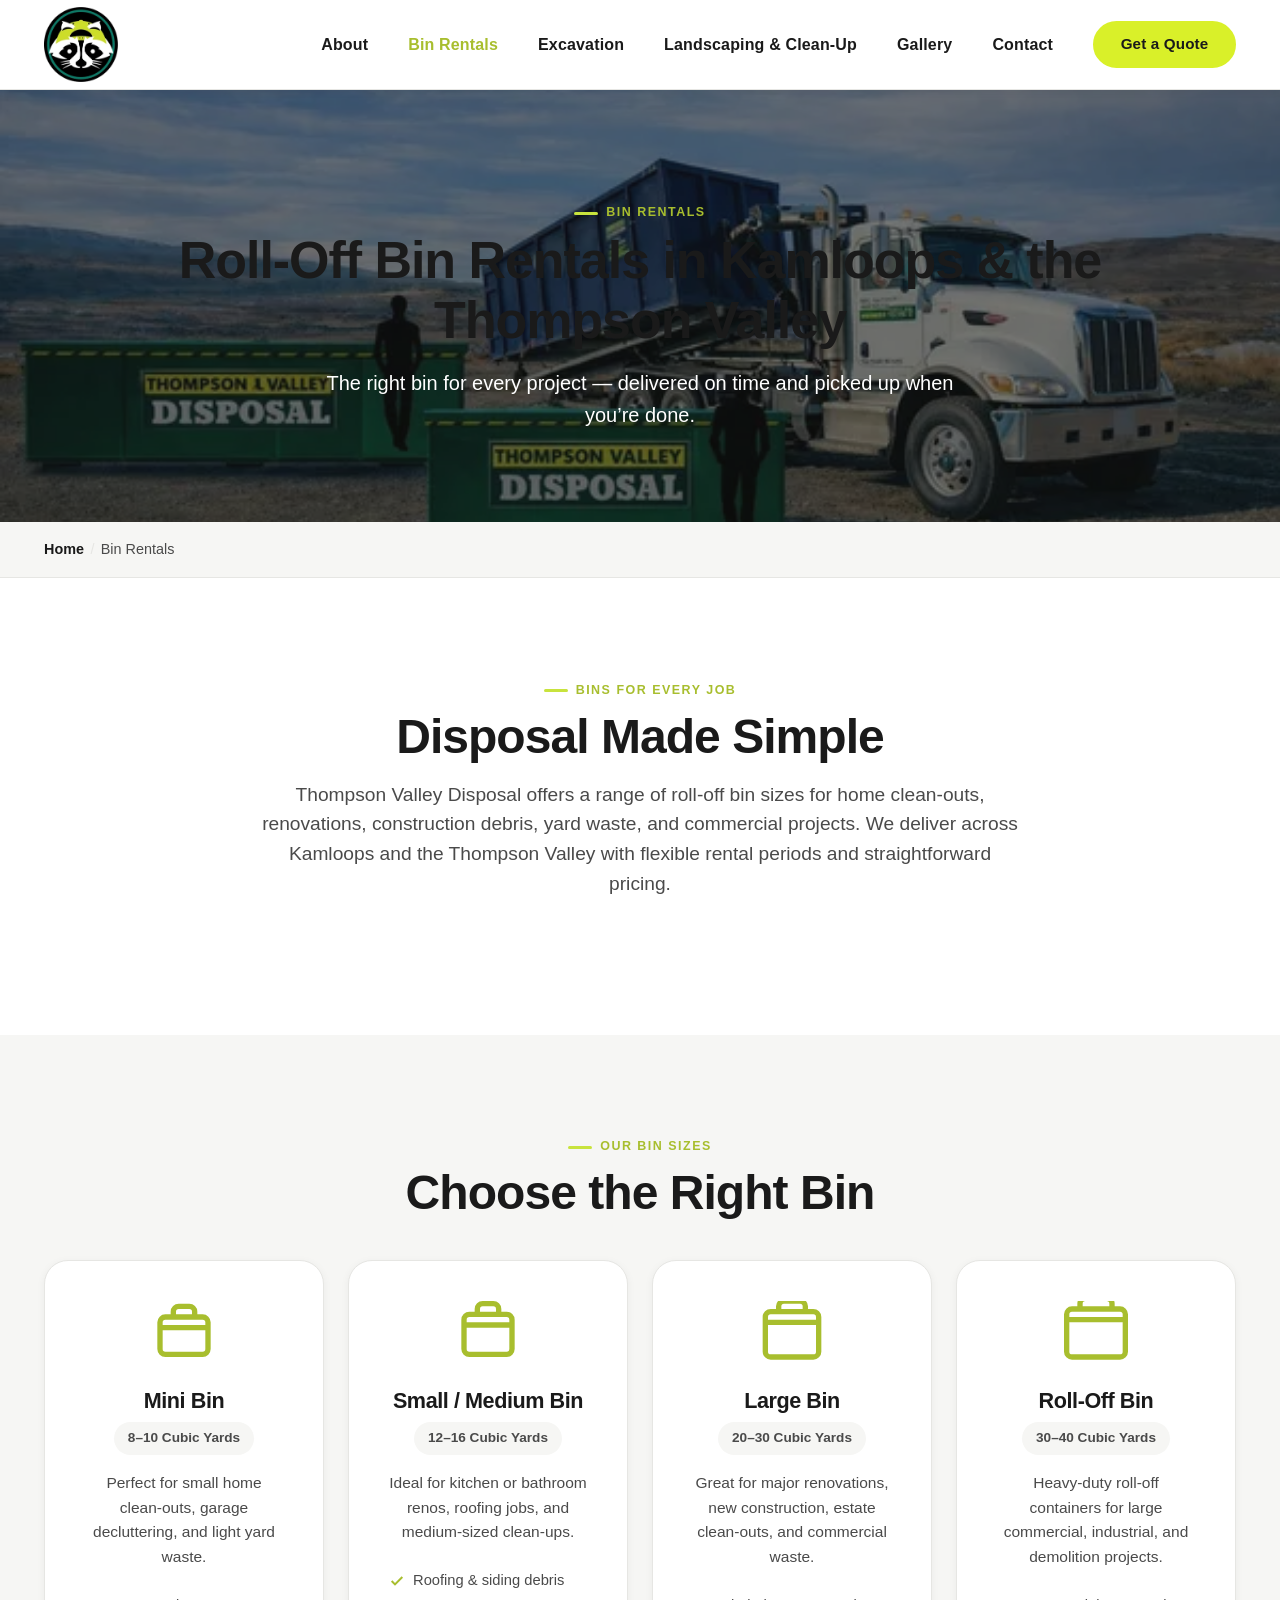
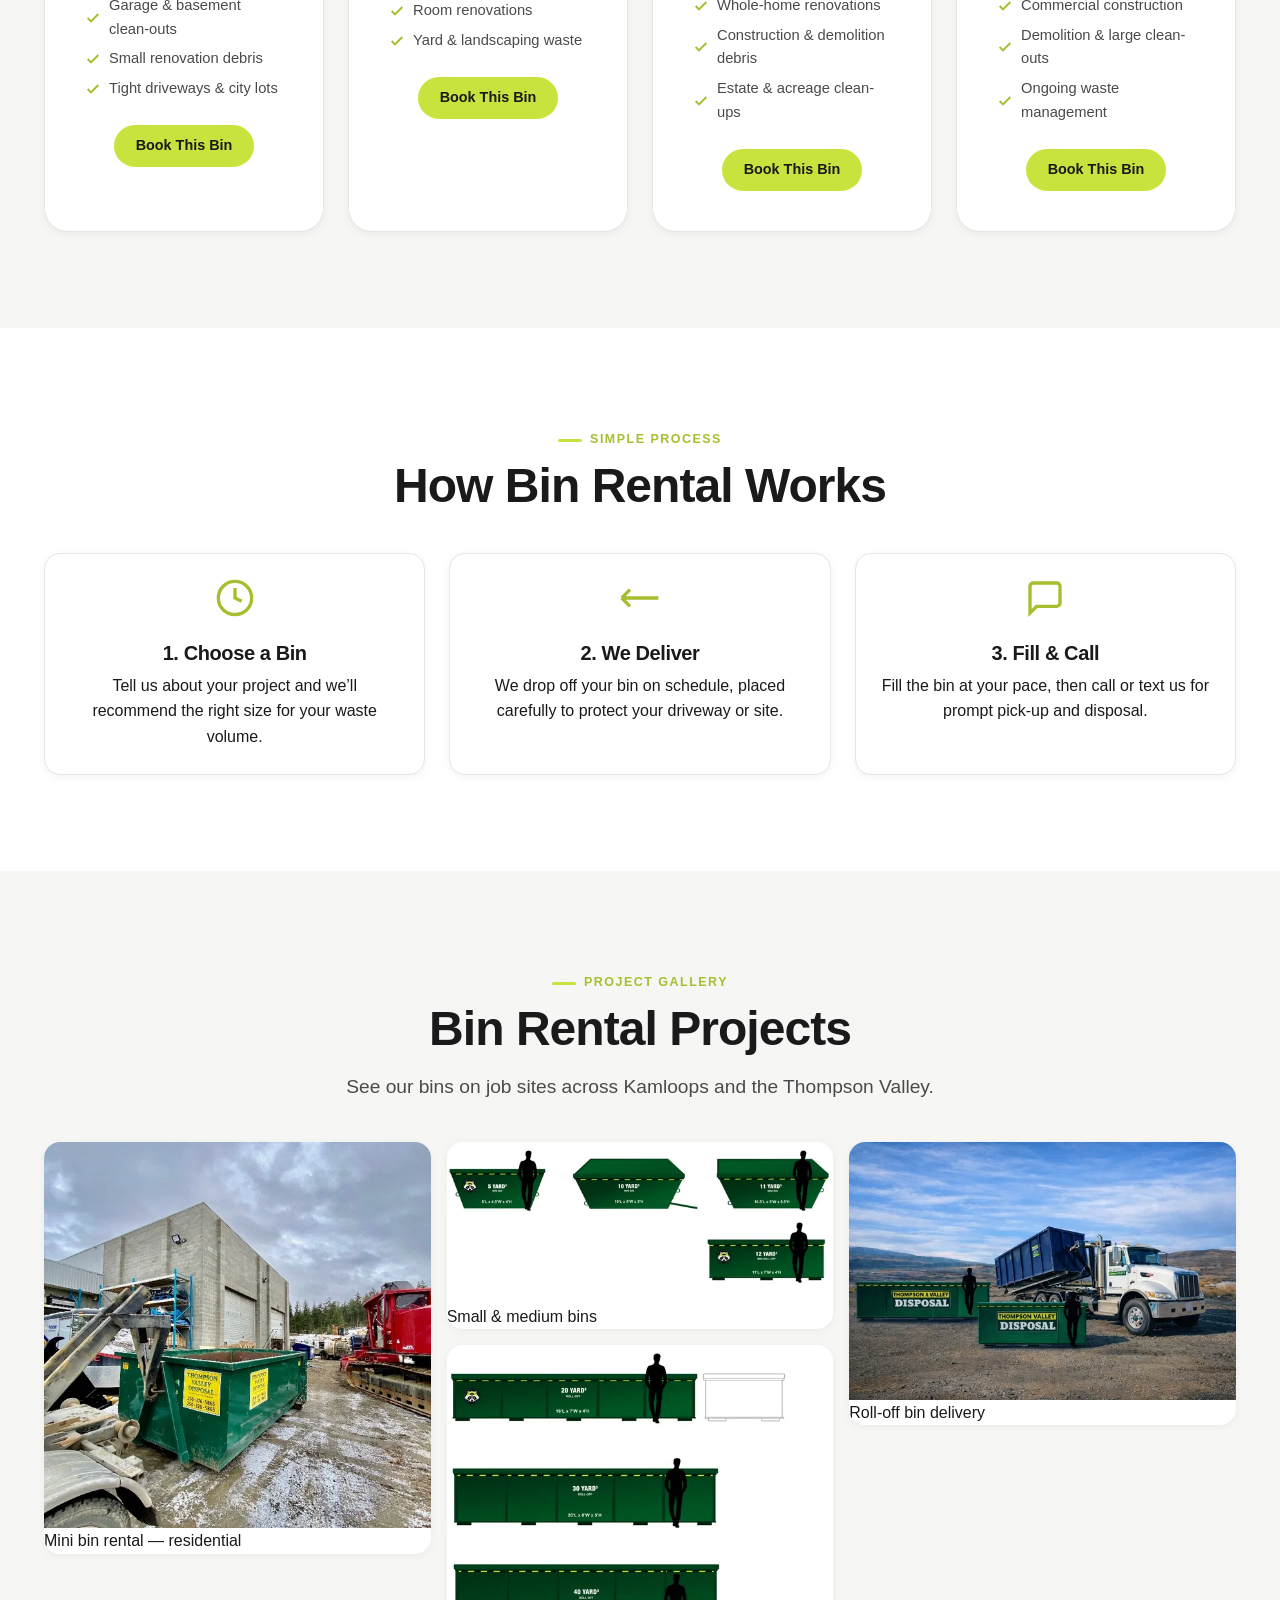
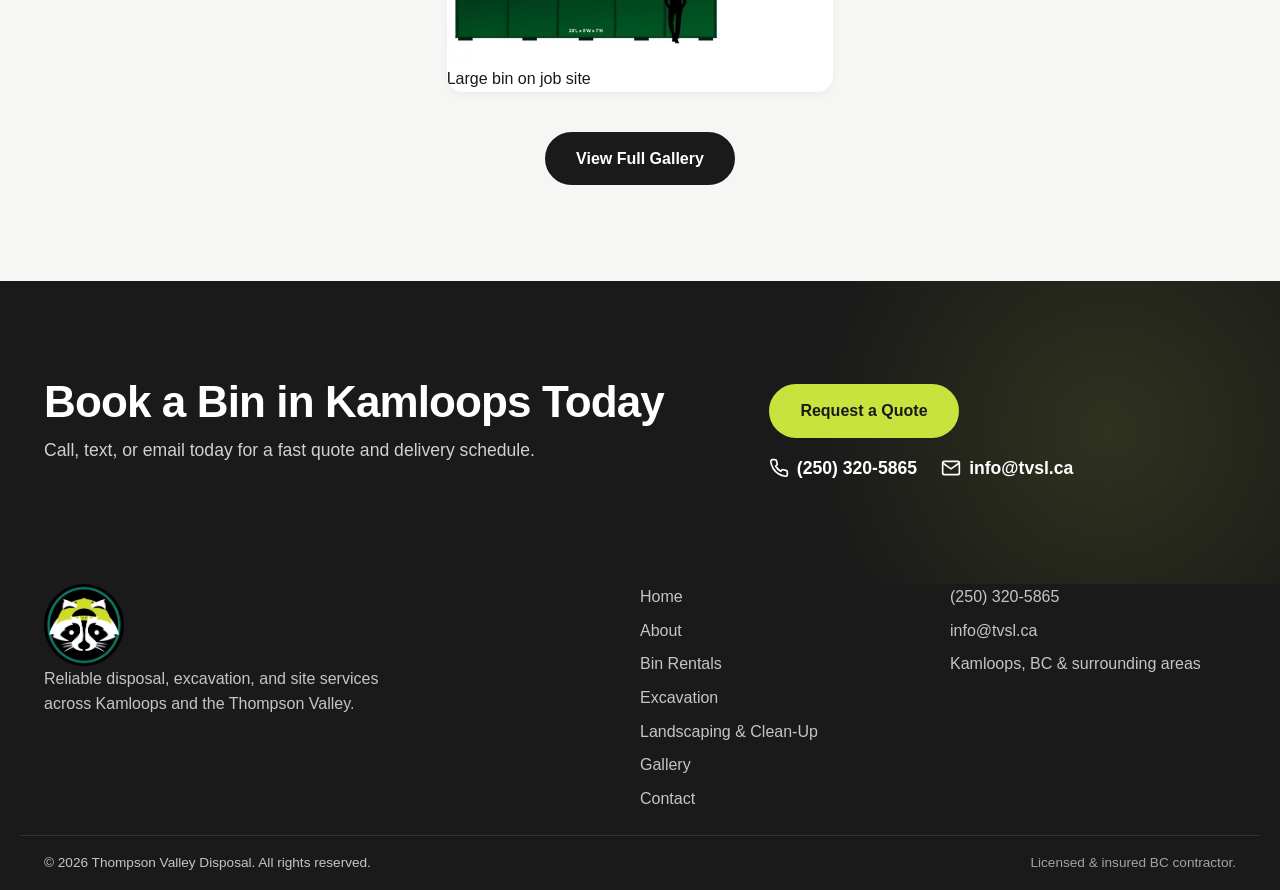
<file: retaining-walls.html>
<!DOCTYPE html>
<html lang="en-CA">
<head>
  <meta charset="UTF-8" />
  <meta name="viewport" content="width=device-width, initial-scale=1.0" />
  <meta name="description" content="Thompson Valley Disposal offers roll-off bin rentals in Kamloops and the Thompson Valley. Mini, small, medium, large, and roll-off bins for residential, commercial, and construction waste." />
  <meta name="robots" content="index, follow" />
  <link rel="canonical" href="https://thompsonvalleydisposal.ca/retaining-walls.html" />
  <title>Bin Rentals Kamloops | Roll-Off Bin Sizes &amp; Pricing | Thompson Valley Disposal</title>

  <meta property="og:title" content="Bin Rentals Kamloops | Roll-Off Bin Sizes &amp; Pricing | Thompson Valley Disposal" />
  <meta property="og:description" content="Rent roll-off bins in Kamloops and the Thompson Valley. Mini, small, medium, large, and roll-off sizes for any project." />
  <meta property="og:type" content="website" />
  <meta property="og:url" content="https://thompsonvalleydisposal.ca/retaining-walls.html" />
  <meta property="og:image" content="images/large-bin-rentals.webp" />

  <link rel="stylesheet" href="css/styles.css" />
  <link rel="icon" type="image/x-icon" href="assets/logos/favicon.ico" />
  <link rel="icon" type="image/png" sizes="32x32" href="assets/logos/favicon-32.png" />
  <link rel="icon" type="image/png" sizes="16x16" href="assets/logos/favicon-16.png" />
  <link rel="apple-touch-icon" sizes="180x180" href="assets/logos/apple-touch-icon.png" />

  <script type="application/ld+json">
  {
    "@context": "https://schema.org",
    "@type": "Service",
    "serviceType": "Bin Rentals and Roll-Off Container Services",
    "provider": {
      "@type": "LocalBusiness",
      "name": "Thompson Valley Disposal",
      "telephone": "+1-250-320-5865",
      "email": "info@tvsl.ca",
      "areaServed": "Kamloops, Thompson Valley, BC and surrounding communities"
    },
    "description": "Roll-off bin rentals in Kamloops and the Thompson Valley. Mini, small, medium, large, and roll-off bins for residential, commercial, and construction waste.",
    "areaServed": {
      "@type": "Place",
      "name": "Kamloops, Thompson Valley, BC"
    }
  }
  </script>
</head>
<body>

  <header class="site-header" id="top">
    <div class="container header-inner">
      <a href="index.html" class="logo" aria-label="Thompson Valley Disposal home">
        <img src="images/logo.webp" alt="Thompson Valley Disposal logo" class="header-logo" width="80" height="80" />
      </a>

      <button class="nav-toggle" id="navToggle" aria-label="Toggle navigation" aria-expanded="false">
        <span class="hamburger"></span>
      </button>

      <nav class="main-nav" id="mainNav" aria-label="Main navigation">
        <ul class="nav-list">
          <li><a href="about.html">About</a></li>
          <li><a href="retaining-walls.html">Bin Rentals</a></li>
          <li><a href="excavation.html">Excavation</a></li>
          <li><a href="landscaping-irrigation.html">Landscaping &amp; Clean-Up</a></li>
          <li><a href="gallery.html">Gallery</a></li>
          <li><a href="contact.html">Contact</a></li>
          <li><a href="contact.html" class="btn btn-sm btn-primary">Get a Quote</a></li>
        </ul>
      </nav>
    </div>
  </header>

  <main>

    <!-- Page Header -->
    <header class="page-header" aria-label="Bin Rentals">
      <div class="hero-media">
        <img src="images/roll-off-bin.webp" alt="Roll-off bin rental in Kamloops BC" class="hero-img" />
        <div class="hero-overlay"></div>
      </div>
      <div class="container hero-content">
        <p class="eyebrow">Bin Rentals</p>
        <h1 class="hero-headline">Roll-Off Bin Rentals in Kamloops &amp; the Thompson Valley</h1>
        <p class="hero-subhead">The right bin for every project — delivered on time and picked up when you’re done.</p>
      </div>
    </header>

    <!-- Breadcrumb -->
    <nav class="breadcrumb" aria-label="Breadcrumb">
      <div class="container">
        <ol class="breadcrumb-list" itemscope itemtype="https://schema.org/BreadcrumbList">
          <li itemprop="itemListElement" itemscope itemtype="https://schema.org/ListItem">
            <a href="index.html" itemprop="item"><span itemprop="name">Home</span></a>
            <meta itemprop="position" content="1" />
          </li>
          <li class="breadcrumb-separator" aria-hidden="true">/</li>
          <li itemprop="itemListElement" itemscope itemtype="https://schema.org/ListItem">
            <span itemprop="name" aria-current="page">Bin Rentals</span>
            <meta itemprop="position" content="2" />
          </li>
        </ol>
      </div>
    </nav>

    <!-- Intro -->
    <section class="section service-detail" id="intro">
      <div class="container">
        <div class="service-detail-intro">
          <p class="eyebrow">Bins for Every Job</p>
          <h2 class="section-title">Disposal Made Simple</h2>
          <p class="section-lead">Thompson Valley Disposal offers a range of roll-off bin sizes for home clean-outs, renovations, construction debris, yard waste, and commercial projects. We deliver across Kamloops and the Thompson Valley with flexible rental periods and straightforward pricing.</p>
        </div>
      </div>
    </section>

    <!-- Bin Sizes -->
    <section class="section services" id="bin-sizes">
      <div class="container">
        <div class="section-header">
          <p class="eyebrow">Our Bin Sizes</p>
          <h2 class="section-title">Choose the Right Bin</h2>
        </div>

        <div class="bin-size-grid">
          <article class="bin-size-card">
            <svg class="bin-size-icon" viewBox="0 0 24 24" fill="none" stroke="currentColor" stroke-width="2"><rect x="3" y="6" width="18" height="14" rx="2"/><path d="M8 6V4a2 2 0 012-2h4a2 2 0 012 2v2"/><path d="M3 10h18"/></svg>
            <h3>Mini Bin</h3>
            <span class="bin-size-dimensions">8–10 Cubic Yards</span>
            <p>Perfect for small home clean-outs, garage decluttering, and light yard waste.</p>
            <ul class="bin-ideal">
              <li><svg viewBox="0 0 24 24" fill="none" stroke="currentColor" stroke-width="3"><polyline points="20 6 9 17 4 12"/></svg>Garage &amp; basement clean-outs</li>
              <li><svg viewBox="0 0 24 24" fill="none" stroke="currentColor" stroke-width="3"><polyline points="20 6 9 17 4 12"/></svg>Small renovation debris</li>
              <li><svg viewBox="0 0 24 24" fill="none" stroke="currentColor" stroke-width="3"><polyline points="20 6 9 17 4 12"/></svg>Tight driveways &amp; city lots</li>
            </ul>
            <a href="contact.html" class="btn btn-primary btn-sm">Book This Bin</a>
          </article>

          <article class="bin-size-card">
            <svg class="bin-size-icon" viewBox="0 0 24 24" fill="none" stroke="currentColor" stroke-width="2"><rect x="3" y="5" width="18" height="15" rx="2"/><path d="M8 5V3a2 2 0 012-2h4a2 2 0 012 2v2"/><path d="M3 9h18"/></svg>
            <h3>Small / Medium Bin</h3>
            <span class="bin-size-dimensions">12–16 Cubic Yards</span>
            <p>Ideal for kitchen or bathroom renos, roofing jobs, and medium-sized clean-ups.</p>
            <ul class="bin-ideal">
              <li><svg viewBox="0 0 24 24" fill="none" stroke="currentColor" stroke-width="3"><polyline points="20 6 9 17 4 12"/></svg>Roofing &amp; siding debris</li>
              <li><svg viewBox="0 0 24 24" fill="none" stroke="currentColor" stroke-width="3"><polyline points="20 6 9 17 4 12"/></svg>Room renovations</li>
              <li><svg viewBox="0 0 24 24" fill="none" stroke="currentColor" stroke-width="3"><polyline points="20 6 9 17 4 12"/></svg>Yard &amp; landscaping waste</li>
            </ul>
            <a href="contact.html" class="btn btn-primary btn-sm">Book This Bin</a>
          </article>

          <article class="bin-size-card">
            <svg class="bin-size-icon" viewBox="0 0 24 24" fill="none" stroke="currentColor" stroke-width="2"><rect x="2" y="4" width="20" height="17" rx="2"/><path d="M7 4V2a2 2 0 012-2h6a2 2 0 012 2v2"/><path d="M2 8h20"/></svg>
            <h3>Large Bin</h3>
            <span class="bin-size-dimensions">20–30 Cubic Yards</span>
            <p>Great for major renovations, new construction, estate clean-outs, and commercial waste.</p>
            <ul class="bin-ideal">
              <li><svg viewBox="0 0 24 24" fill="none" stroke="currentColor" stroke-width="3"><polyline points="20 6 9 17 4 12"/></svg>Whole-home renovations</li>
              <li><svg viewBox="0 0 24 24" fill="none" stroke="currentColor" stroke-width="3"><polyline points="20 6 9 17 4 12"/></svg>Construction &amp; demolition debris</li>
              <li><svg viewBox="0 0 24 24" fill="none" stroke="currentColor" stroke-width="3"><polyline points="20 6 9 17 4 12"/></svg>Estate &amp; acreage clean-ups</li>
            </ul>
            <a href="contact.html" class="btn btn-primary btn-sm">Book This Bin</a>
          </article>

          <article class="bin-size-card">
            <svg class="bin-size-icon" viewBox="0 0 24 24" fill="none" stroke="currentColor" stroke-width="2"><rect x="1" y="3" width="22" height="18" rx="2"/><path d="M6 3V1a2 2 0 012-2h8a2 2 0 012 2v2"/><path d="M1 7h22"/></svg>
            <h3>Roll-Off Bin</h3>
            <span class="bin-size-dimensions">30–40 Cubic Yards</span>
            <p>Heavy-duty roll-off containers for large commercial, industrial, and demolition projects.</p>
            <ul class="bin-ideal">
              <li><svg viewBox="0 0 24 24" fill="none" stroke="currentColor" stroke-width="3"><polyline points="20 6 9 17 4 12"/></svg>Commercial construction</li>
              <li><svg viewBox="0 0 24 24" fill="none" stroke="currentColor" stroke-width="3"><polyline points="20 6 9 17 4 12"/></svg>Demolition &amp; large clean-outs</li>
              <li><svg viewBox="0 0 24 24" fill="none" stroke="currentColor" stroke-width="3"><polyline points="20 6 9 17 4 12"/></svg>Ongoing waste management</li>
            </ul>
            <a href="contact.html" class="btn btn-primary btn-sm">Book This Bin</a>
          </article>
        </div>
      </div>
    </section>

    <!-- How It Works -->
    <section class="section" id="how-it-works">
      <div class="container">
        <div class="section-header">
          <p class="eyebrow">Simple Process</p>
          <h2 class="section-title">How Bin Rental Works</h2>
        </div>

        <div class="card-grid grid-3">
          <article class="card why-card">
            <svg class="card-icon" viewBox="0 0 24 24" fill="none" stroke="currentColor" stroke-width="2"><circle cx="12" cy="12" r="10"/><path d="M12 6v6l4 2"/></svg>
            <h3>1. Choose a Bin</h3>
            <p>Tell us about your project and we’ll recommend the right size for your waste volume.</p>
          </article>
          <article class="card why-card">
            <svg class="card-icon" viewBox="0 0 24 24" fill="none" stroke="currentColor" stroke-width="2"><path d="M1 12h22M1 12l5-5m-5 5l5 5"/></svg>
            <h3>2. We Deliver</h3>
            <p>We drop off your bin on schedule, placed carefully to protect your driveway or site.</p>
          </article>
          <article class="card why-card">
            <svg class="card-icon" viewBox="0 0 24 24" fill="none" stroke="currentColor" stroke-width="2"><path d="M21 15a2 2 0 01-2 2H7l-4 4V5a2 2 0 012-2h14a2 2 0 012 2z"/></svg>
            <h3>3. Fill &amp; Call</h3>
            <p>Fill the bin at your pace, then call or text us for prompt pick-up and disposal.</p>
          </article>
        </div>
      </div>
    </section>

    <!-- Gallery Teaser -->
    <section class="section gallery" id="gallery-teaser">
      <div class="container">
        <div class="section-header">
          <p class="eyebrow">Project Gallery</p>
          <h2 class="section-title">Bin Rental Projects</h2>
          <p class="section-lead">See our bins on job sites across Kamloops and the Thompson Valley.</p>
        </div>

        <div class="masonry-gallery">
          <figure class="gallery-item">
            <img src="images/mini-bin-rental.webp" alt="Mini bin rental on a Kamloops residential driveway" loading="lazy" />
            <figcaption>Mini bin rental — residential</figcaption>
          </figure>
          <figure class="gallery-item">
            <img src="images/small-and-medium-bin-rentals.webp" alt="Small and medium bin rentals in Kamloops" loading="lazy" />
            <figcaption>Small &amp; medium bins</figcaption>
          </figure>
          <figure class="gallery-item">
            <img src="images/large-bin-rentals.webp" alt="Large bin rental on a Thompson Valley job site" loading="lazy" />
            <figcaption>Large bin on job site</figcaption>
          </figure>
          <figure class="gallery-item">
            <img src="images/roll-off-bin.webp" alt="Roll-off bin delivery in Kamloops" loading="lazy" />
            <figcaption>Roll-off bin delivery</figcaption>
          </figure>
        </div>

        <div class="section-cta">
          <a href="gallery.html" class="btn btn-secondary">View Full Gallery</a>
        </div>
      </div>
    </section>

    <!-- CTA Banner -->
    <section class="cta-banner" aria-label="Contact Thompson Valley Disposal">
      <div class="container cta-banner-inner">
        <div>
          <h2 class="cta-banner-title">Book a Bin in Kamloops Today</h2>
          <p class="cta-banner-text">Call, text, or email today for a fast quote and delivery schedule.</p>
        </div>
        <div class="cta-banner-actions">
          <a href="contact.html" class="btn btn-primary">Request a Quote</a>
          <div class="cta-banner-contact">
            <a href="tel:+12503205865" aria-label="Call or text (250) 320-5865">
              <svg width="20" height="20" viewBox="0 0 24 24" fill="none" stroke="currentColor" stroke-width="2"><path d="M22 16.92v3a2 2 0 01-2.18 2 19.79 19.79 0 01-8.63-3.07 19.5 19.5 0 01-6-6 19.79 19.79 0 01-3.07-8.67A2 2 0 014.11 2h3a2 2 0 012 1.72c.127.96.361 1.903.7 2.81a2 2 0 01-.45 2.11L8.09 9.91a16 16 0 006 6l1.27-1.27a2 2 0 012.11-.45c.907.339 1.85.573 2.81.7A2 2 0 0122 16.92z"/></svg>
              (250) 320-5865
            </a>
            <a href="mailto:info@tvsl.ca" aria-label="Email info@tvsl.ca">
              <svg width="20" height="20" viewBox="0 0 24 24" fill="none" stroke="currentColor" stroke-width="2"><path d="M4 4h16c1.1 0 2 .9 2 2v12c0 1.1-.9 2-2 2H4c-1.1 0-2-.9-2-2V6c0-1.1.9-2 2-2z"/><polyline points="22,6 12,13 2,6"/></svg>
              info@tvsl.ca
            </a>
          </div>
        </div>
      </div>
    </section>

  </main>

  <footer class="site-footer">
    <div class="container footer-inner">
      <div class="footer-brand">
        <img src="images/logo.webp" alt="Thompson Valley Disposal logo" width="80" height="80" />
        <p>Reliable disposal, excavation, and site services across Kamloops and the Thompson Valley.</p>
      </div>
      <nav class="footer-nav" aria-label="Footer navigation">
        <a href="index.html">Home</a>
        <a href="about.html">About</a>
        <a href="retaining-walls.html">Bin Rentals</a>
        <a href="excavation.html">Excavation</a>
        <a href="landscaping-irrigation.html">Landscaping &amp; Clean-Up</a>
        <a href="gallery.html">Gallery</a>
        <a href="contact.html">Contact</a>
      </nav>
      <div class="footer-contact">
        <a href="tel:+12503205865">(250) 320-5865</a>
        <a href="mailto:info@tvsl.ca">info@tvsl.ca</a>
        <span>Kamloops, BC &amp; surrounding areas</span>
      </div>
    </div>
    <div class="container footer-bottom">
      <p>&copy; <span id="year"></span> Thompson Valley Disposal. All rights reserved.</p>
      <p class="footer-credit">Licensed &amp; insured BC contractor.</p>
    </div>
  </footer>

  <script src="js/script.js"></script>
</body>
</html>
</file>
<file: css/styles.css>
/* =========================================================
   Thompson Valley Disposal — Premium Marketing Website
   Modern, clean, conversion-focused design system.
   Mobile-first, fully responsive, accessible.
   ========================================================= */

/* --------------------
   CSS Custom Properties
   -------------------- */
:root {
  /* Brand palette — charcoal, white, bright lime green */
  --color-primary: #C8E33D;
  --color-primary-dark: #A8BE2E;
  --color-primary-light: #DDF576;
  --color-charcoal: #1A1A1A;
  --color-charcoal-light: #4A4A4A;
  --color-white: #FFFFFF;
  --color-cream: #F6F6F4;
  --color-border: #E6E6E3;
  --color-overlay: rgba(20, 22, 18, 0.58);
  --color-overlay-light: rgba(20, 22, 18, 0.35);

  /* Typography */
  --font-heading: "Inter", -apple-system, BlinkMacSystemFont, "Segoe UI", Roboto, "Helvetica Neue", Arial, sans-serif;
  --font-body: "Inter", -apple-system, BlinkMacSystemFont, "Segoe UI", Roboto, "Helvetica Neue", Arial, sans-serif;
  --line-height: 1.6;

  /* Spacing scale */
  --space-xs: 0.5rem;
  --space-sm: 1rem;
  --space-md: 1.5rem;
  --space-lg: 2.5rem;
  --space-xl: 4rem;
  --space-2xl: 6rem;

  /* Container */
  --container-max: 1240px;
  --container-padding: 1.25rem;

  /* Border radius */
  --radius-sm: 6px;
  --radius-md: 10px;
  --radius-lg: 16px;
  --radius-xl: 24px;

  /* Shadows */
  --shadow-sm: 0 2px 8px rgba(0, 0, 0, 0.05);
  --shadow-md: 0 12px 32px rgba(0, 0, 0, 0.08);
  --shadow-lg: 0 24px 60px rgba(0, 0, 0, 0.12);

  /* Transitions */
  --transition: 0.25s ease;
  --transition-slow: 0.4s ease;
}

/* --------------------
   Base Reset
   -------------------- */
*, *::before, *::after {
  box-sizing: border-box;
}

html {
  scroll-behavior: smooth;
}

body {
  margin: 0;
  font-family: var(--font-body);
  font-size: 1rem;
  line-height: var(--line-height);
  color: var(--color-charcoal);
  background-color: var(--color-white);
  -webkit-font-smoothing: antialiased;
  -moz-osx-font-smoothing: grayscale;
}

img {
  max-width: 100%;
  height: auto;
  display: block;
}

a {
  color: var(--color-charcoal);
  text-decoration: none;
  transition: color var(--transition);
}

a:hover, a:focus {
  color: var(--color-primary-dark);
}

h1, h2, h3, h4, h5, h6 {
  font-family: var(--font-heading);
  font-weight: 800;
  line-height: 1.15;
  margin: 0 0 var(--space-sm);
  color: var(--color-charcoal);
  letter-spacing: -0.02em;
}

p {
  margin: 0 0 var(--space-sm);
}

ul, ol {
  margin: 0 0 var(--space-sm);
  padding-left: 1.4rem;
}

strong {
  font-weight: 700;
  color: var(--color-charcoal);
}

/* --------------------
   Utility Layout
   -------------------- */
.container {
  width: 100%;
  max-width: var(--container-max);
  margin: 0 auto;
  padding-left: var(--container-padding);
  padding-right: var(--container-padding);
}

.section {
  padding: var(--space-2xl) 0;
}

.section-sm {
  padding: var(--space-xl) 0;
}

.section-header {
  max-width: 760px;
  margin: 0 auto var(--space-lg);
  text-align: center;
}

.section-title {
  font-size: clamp(2rem, 5vw, 3rem);
  margin-bottom: var(--space-sm);
}

.section-lead {
  font-size: clamp(1.05rem, 2vw, 1.2rem);
  color: var(--color-charcoal-light);
  margin-bottom: 0;
  line-height: 1.55;
}

.eyebrow {
  display: inline-flex;
  align-items: center;
  gap: 0.5rem;
  font-size: 0.78rem;
  font-weight: 800;
  text-transform: uppercase;
  letter-spacing: 0.12em;
  color: var(--color-primary-dark);
  margin-bottom: var(--space-xs);
}

.eyebrow::before {
  content: "";
  display: inline-block;
  width: 24px;
  height: 3px;
  background: var(--color-primary);
  border-radius: 2px;
}

.grid-2 {
  display: grid;
  gap: var(--space-lg);
}

.grid-3 {
  display: grid;
  gap: var(--space-md);
}

.text-center {
  text-align: center;
}

.bg-cream {
  background: var(--color-cream);
}

.bg-charcoal {
  background: var(--color-charcoal);
  color: var(--color-white);
}

.bg-charcoal h1,
.bg-charcoal h2,
.bg-charcoal h3 {
  color: var(--color-white);
}

/* --------------------
   Reveal Animations
   -------------------- */
.reveal {
  opacity: 0;
  transform: translateY(24px);
  transition: opacity 0.7s ease, transform 0.7s ease;
}

.reveal.is-visible {
  opacity: 1;
  transform: translateY(0);
}

.reveal-delay-1 { transition-delay: 0.1s; }
.reveal-delay-2 { transition-delay: 0.2s; }
.reveal-delay-3 { transition-delay: 0.3s; }
.reveal-delay-4 { transition-delay: 0.4s; }

/* --------------------
   Buttons
   -------------------- */
.btn {
  display: inline-flex;
  align-items: center;
  justify-content: center;
  gap: 0.5rem;
  padding: 0.95rem 1.85rem;
  font-size: 1rem;
  font-weight: 700;
  line-height: 1.2;
  border: 2px solid transparent;
  border-radius: 999px;
  cursor: pointer;
  transition: background-color var(--transition), border-color var(--transition), color var(--transition), transform var(--transition), box-shadow var(--transition);
  text-decoration: none;
  white-space: nowrap;
}

.btn:hover, .btn:focus {
  text-decoration: none;
  transform: translateY(-2px);
  box-shadow: var(--shadow-md);
}

.btn-primary {
  background-color: var(--color-primary);
  color: var(--color-charcoal);
  border-color: var(--color-primary);
}

.btn-primary:hover, .btn-primary:focus {
  background-color: var(--color-primary-dark);
  border-color: var(--color-primary-dark);
  color: var(--color-charcoal);
}

.btn-secondary {
  background-color: var(--color-charcoal);
  color: var(--color-white);
  border-color: var(--color-charcoal);
}

.btn-secondary:hover, .btn-secondary:focus {
  background-color: #333;
  border-color: #333;
  color: var(--color-white);
}

.btn-outline-light {
  background-color: transparent;
  color: var(--color-white);
  border-color: rgba(255, 255, 255, 0.55);
}

.btn-outline-light:hover, .btn-outline-light:focus {
  background-color: var(--color-white);
  border-color: var(--color-white);
  color: var(--color-charcoal);
}

.btn-outline-dark {
  background-color: transparent;
  color: var(--color-charcoal);
  border-color: var(--color-charcoal);
}

.btn-outline-dark:hover, .btn-outline-dark:focus {
  background-color: var(--color-charcoal);
  border-color: var(--color-charcoal);
  color: var(--color-white);
}

.btn-sm {
  padding: 0.65rem 1.25rem;
  font-size: 0.9rem;
}

.btn-block {
  width: 100%;
}

.section-cta {
  text-align: center;
  margin-top: var(--space-lg);
}

/* --------------------
   Reusable Card Component
   -------------------- */
.card {
  background: var(--color-white);
  border: 1px solid var(--color-border);
  border-radius: var(--radius-lg);
  padding: var(--space-md);
  box-shadow: var(--shadow-sm);
  transition: transform var(--transition), box-shadow var(--transition);
}

.card:hover {
  transform: translateY(-4px);
  box-shadow: var(--shadow-md);
}

.card h3 {
  font-size: 1.25rem;
  margin-bottom: var(--space-xs);
}

.card p:last-child {
  margin-bottom: 0;
}

.card-icon {
  width: 2.5rem;
  height: 2.5rem;
  color: var(--color-primary-dark);
  margin-bottom: var(--space-sm);
}

.card-grid {
  display: grid;
  gap: var(--space-md);
}

/* --------------------
   Header / Navigation
   -------------------- */
.site-header {
  position: sticky;
  top: 0;
  z-index: 1000;
  background: var(--color-white);
  border-bottom: 1px solid var(--color-border);
  box-shadow: var(--shadow-sm);
}

.header-inner {
  display: flex;
  align-items: center;
  justify-content: space-between;
  height: 76px;
}

.logo {
    display: flex;
    align-items: center;
    gap: 8px;
    text-decoration: none;
}

.logo-text {
    display: flex;
    flex-direction: column;
    line-height: 1;
}

.logo-top {
    font-size: 11px;
    font-weight: 700;
    letter-spacing: 1px;
    color: #222;
}

.logo-bottom {
    font-size: 24px;
    font-weight: 900;
    color: #2d8a34;
}

.header-logo {
    height: 70px;
    width: auto;
}

.logo img,
.header-logo {
  height: 70px;
  width: auto;
  display: block;
}

.main-nav {
  position: absolute;
  top: 76px;
  left: 0;
  right: 0;
  background: var(--color-white);
  border-bottom: 1px solid var(--color-border);
  padding: var(--space-md) 0;
  transform: translateY(-150%);
  opacity: 0;
  visibility: hidden;
  transition: transform var(--transition), opacity var(--transition), visibility var(--transition);
}

.main-nav.is-open {
  transform: translateY(0);
  opacity: 1;
  visibility: visible;
}

.nav-list {
  list-style: none;
  padding: 0;
  margin: 0;
  display: flex;
  flex-direction: column;
  align-items: center;
  gap: var(--space-sm);
}

.nav-list a {
  color: var(--color-charcoal);
  font-weight: 700;
  font-size: 1.05rem;
  padding: 0.35rem 0;
}

.nav-list a:hover, .nav-list a:focus {
  color: var(--color-primary-dark);
}

.nav-list a[aria-current="page"] {
  color: var(--color-primary-dark);
}

.nav-list .btn {
  color: var(--color-charcoal);
  font-size: 0.95rem;
}

.nav-list .btn:hover, .nav-list .btn:focus {
  color: var(--color-charcoal);
}

/* Hamburger */
.nav-toggle {
  display: flex;
  align-items: center;
  justify-content: center;
  width: 44px;
  height: 44px;
  border: none;
  background: transparent;
  cursor: pointer;
}

.hamburger,
.hamburger::before,
.hamburger::after {
  display: block;
  width: 26px;
  height: 2px;
  background: var(--color-charcoal);
  transition: transform var(--transition), opacity var(--transition);
}

.hamburger {
  position: relative;
}

.hamburger::before,
.hamburger::after {
  content: "";
  position: absolute;
  left: 0;
}

.hamburger::before {
  top: -8px;
}

.hamburger::after {
  top: 8px;
}

.nav-toggle[aria-expanded="true"] .hamburger {
  transform: rotate(45deg);
}

.nav-toggle[aria-expanded="true"] .hamburger::before {
  transform: translateY(8px) rotate(90deg);
}

.nav-toggle[aria-expanded="true"] .hamburger::after {
  opacity: 0;
}

/* --------------------
   Hero Section
   -------------------- */
.hero {
  position: relative;
  min-height: 92vh;
  display: flex;
  align-items: center;
  justify-content: center;
  text-align: center;
  color: var(--color-white);
  overflow: hidden;
}

.hero-media {
  position: absolute;
  inset: 0;
  z-index: 0;
}

.hero-img {
  width: 100%;
  height: 100%;
  object-fit: cover;
  object-position: center;
}

.hero-overlay {
  position: absolute;
  inset: 0;
  background: var(--color-overlay);
  z-index: 1;
}



.hero-actions {
  display: flex;
  flex-direction: column;
  align-items: center;
  gap: var(--space-sm);
}

.scroll-down {
  position: absolute;
  bottom: var(--space-md);
  left: 50%;
  transform: translateX(-50%);
  z-index: 2;
  color: var(--color-white);
  opacity: 0.75;
  animation: bounce 2s infinite;
}

@keyframes bounce {
  0%, 100% { transform: translateX(-50%) translateY(0); }
  50% { transform: translateX(-50%) translateY(8px); }
}

/* --------------------
   Page Header (internal pages)
   -------------------- */
.page-header {
  position: relative;
  min-height: 48vh;
  display: flex;
  align-items: center;
  text-align: center;
  color: var(--color-white);
  overflow: hidden;
}

.page-header .hero-media,
.page-header .hero-overlay {
  position: absolute;
  inset: 0;
}

.page-header .hero-overlay {
  z-index: 1;
}

.page-header .hero-content {
  position: relative;
  z-index: 2;
  width: 100%;
  padding-top: calc(var(--space-xl) + 1rem);
  padding-bottom: var(--space-xl);
}

.page-header .hero-headline {
  font-size: clamp(2rem, 5vw, 3.25rem);
  margin-bottom: var(--space-sm);
}

.page-header .hero-subhead {
  font-size: clamp(1rem, 2vw, 1.25rem);
  margin-bottom: 0;
  max-width: 680px;
  margin-left: auto;
  margin-right: auto;
}

/* --------------------
   Breadcrumbs
   -------------------- */
.breadcrumb {
  background: var(--color-cream);
  border-bottom: 1px solid var(--color-border);
  padding: var(--space-sm) 0;
}

.breadcrumb-list {
  list-style: none;
  padding: 0;
  margin: 0;
  display: flex;
  flex-wrap: wrap;
  align-items: center;
  gap: 0.4rem;
  font-size: 0.9rem;
  color: var(--color-charcoal-light);
}

.breadcrumb-list li {
  display: flex;
  align-items: center;
  gap: 0.4rem;
}

.breadcrumb-list a {
  color: var(--color-charcoal);
  font-weight: 700;
}

.breadcrumb-list a:hover, .breadcrumb-list a:focus {
  color: var(--color-primary-dark);
}

.breadcrumb-list [aria-current="page"] {
  color: var(--color-charcoal-light);
  font-weight: 500;
}

.breadcrumb-separator {
  color: var(--color-border);
}

/* --------------------
   Trust Bar
   -------------------- */
.trust-bar {
  background: var(--color-cream);
  border-bottom: 1px solid var(--color-border);
  padding: var(--space-lg) 0;
}

.trust-grid {
  display: grid;
  grid-template-columns: 1fr;
  gap: var(--space-md);
}

.trust-item {
  display: flex;
  flex-direction: column;
  align-items: center;
  text-align: center;
  gap: var(--space-xs);
}

.trust-icon {
  width: 2.25rem;
  height: 2.25rem;
  color: var(--color-primary-dark);
  margin-bottom: 0.25rem;
}

.trust-item strong {
  font-size: 0.95rem;
  color: var(--color-charcoal);
}

.trust-item span {
  font-size: 0.88rem;
  color: var(--color-charcoal-light);
}

/* --------------------
   About Section
   -------------------- */
.about {
  background: var(--color-white);
}

.about-img {
  width: 100%;
  border-radius: var(--radius-xl);
  box-shadow: var(--shadow-md);
}

.about-text .section-title {
  text-align: left;
}

.about-text .btn {
  margin-top: var(--space-sm);
}

/* Markdown-injected content styles */
.md-content h3 {
  font-size: 1.25rem;
  margin-top: var(--space-md);
}

.md-content p:last-child {
  margin-bottom: 0;
}

.md-content ul {
  margin-bottom: var(--space-sm);
}

.md-content blockquote {
  margin: 0 0 var(--space-sm);
  padding-left: var(--space-sm);
  border-left: 3px solid var(--color-primary);
  font-style: italic;
  color: var(--color-charcoal-light);
}

.md-content blockquote footer {
  margin-top: var(--space-xs);
  font-style: normal;
  font-weight: 700;
  color: var(--color-charcoal);
}

/* --------------------
   Services Overview Cards
   -------------------- */
.services {
  background: var(--color-cream);
}

.service-card-link {
  display: block;
  text-decoration: none;
  color: inherit;
}

.service-card-link:hover,
.service-card-link:focus {
  text-decoration: none;
  color: inherit;
}

.service-card {
  padding: 0;
  overflow: hidden;
  height: 100%;
  display: flex;
  flex-direction: column;
}

.service-card-media {
  aspect-ratio: 4 / 3;
  overflow: hidden;
  background: var(--color-cream);
}

.service-card-media img {
  width: 100%;
  height: 100%;
  object-fit: cover;
  transition: transform 0.5s ease;
}

.service-card:hover .service-card-media img {
  transform: scale(1.06);
}

.service-card-body {
  padding: var(--space-md);
  display: flex;
  flex-direction: column;
  flex: 1;
}

.service-card-body h3 {
  font-size: 1.2rem;
  margin-bottom: var(--space-xs);
}

.service-card-body p {
  color: var(--color-charcoal-light);
  font-size: 0.97rem;
  flex: 1;
  margin-bottom: var(--space-sm);
}

.service-card-body .btn-sm {
  align-self: flex-start;
}

/* --------------------
   Featured Projects
   -------------------- */
.project-card {
  padding: 0;
  overflow: hidden;
  height: 100%;
  display: flex;
  flex-direction: column;
}

.project-media {
  aspect-ratio: 4 / 3;
  overflow: hidden;
  background: var(--color-cream);
}

.project-media img {
  width: 100%;
  height: 100%;
  object-fit: cover;
  transition: transform 0.5s ease;
}

.project-card:hover .project-media img {
  transform: scale(1.06);
}

.project-body {
  padding: var(--space-md);
  display: flex;
  flex-direction: column;
  flex: 1;
}

.project-tag {
  display: inline-block;
  font-size: 0.78rem;
  font-weight: 800;
  text-transform: uppercase;
  letter-spacing: 0.08em;
  color: var(--color-primary-dark);
  background: var(--color-cream);
  padding: 0.25rem 0.75rem;
  border-radius: 999px;
  margin-bottom: var(--space-xs);
  align-self: flex-start;
}

.project-body h3 {
  font-size: 1.2rem;
  margin-bottom: var(--space-xs);
}

.project-body p {
  color: var(--color-charcoal-light);
  font-size: 0.97rem;
  flex: 1;
  margin-bottom: 0;
}

/* --------------------
   Before / After Comparison Slider
   -------------------- */
.comparison-slider {
  position: relative;
  max-width: 900px;
  margin: 0 auto;
  border-radius: var(--radius-xl);
  overflow: hidden;
  box-shadow: var(--shadow-md);
  cursor: col-resize;
  user-select: none;
}

.comparison-image {
  position: relative;
  width: 100%;
  aspect-ratio: 16 / 9;
  overflow: hidden;
}

.comparison-image img {
  width: 100%;
  height: 100%;
  object-fit: cover;
}

.comparison-before {
  position: relative;
  z-index: 1;
}

.comparison-after {
  position: absolute;
  top: 0;
  left: 0;
  width: 50%;
  height: 100%;
  z-index: 2;
  border-right: 2px solid var(--color-white);
  overflow: hidden;
}

.comparison-after img {
  position: absolute;
  top: 0;
  left: 0;
  width: 100vw;
  max-width: 900px;
  height: 100%;
  object-fit: cover;
}

.comparison-label {
  position: absolute;
  bottom: var(--space-sm);
  padding: 0.35rem 0.85rem;
  background: rgba(26, 26, 26, 0.75);
  color: var(--color-white);
  font-size: 0.85rem;
  font-weight: 700;
  border-radius: var(--radius-sm);
  z-index: 3;
}

.comparison-before .comparison-label {
  left: var(--space-sm);
}

.comparison-after .comparison-label {
  right: var(--space-sm);
}

.comparison-handle {
  position: absolute;
  top: 0;
  bottom: 0;
  left: 50%;
  width: 44px;
  transform: translateX(-50%);
  z-index: 4;
  cursor: col-resize;
  display: flex;
  align-items: center;
  justify-content: center;
}

.comparison-handle::before {
  content: "";
  position: absolute;
  top: 0;
  bottom: 0;
  left: 50%;
  width: 2px;
  transform: translateX(-50%);
  background: var(--color-white);
}

.handle-line {
  position: relative;
  width: 44px;
  height: 44px;
  border-radius: 50%;
  background: var(--color-primary);
  box-shadow: var(--shadow-md);
  display: flex;
  align-items: center;
  justify-content: center;
}

.handle-line::before,
.handle-line::after {
  content: "";
  position: absolute;
  width: 0;
  height: 0;
  border-top: 6px solid transparent;
  border-bottom: 6px solid transparent;
}

.handle-line::before {
  left: 10px;
  border-right: 7px solid var(--color-charcoal);
}

.handle-line::after {
  right: 10px;
  border-left: 7px solid var(--color-charcoal);
}

/* --------------------
   Featured Services (alternating image/text)
   -------------------- */
.featured-services {
  background: var(--color-white);
}

.feature-block {
  display: grid;
  gap: var(--space-lg);
  align-items: center;
  margin-bottom: var(--space-xl);
}

.feature-block:last-child {
  margin-bottom: 0;
}

.feature-media {
  border-radius: var(--radius-xl);
  overflow: hidden;
  box-shadow: var(--shadow-md);
}

.feature-media img {
  width: 100%;
  height: auto;
  object-fit: cover;
}

.feature-content .eyebrow {
  margin-bottom: var(--space-xs);
}

.feature-content h2 {
  font-size: clamp(1.75rem, 4vw, 2.5rem);
  margin-bottom: var(--space-sm);
}

.feature-content p {
  color: var(--color-charcoal-light);
  margin-bottom: var(--space-md);
}

.feature-list {
  list-style: none;
  padding: 0;
  margin: 0 0 var(--space-md);
}

.feature-list li {
  display: flex;
  align-items: flex-start;
  gap: 0.65rem;
  margin-bottom: 0.65rem;
  color: var(--color-charcoal-light);
}

.feature-list li svg {
  flex-shrink: 0;
  width: 1.25rem;
  height: 1.25rem;
  color: var(--color-primary-dark);
  margin-top: 0.15rem;
}

/* --------------------
   Service Detail Page
   -------------------- */
.service-detail {
  background: var(--color-white);
}

.service-detail-intro {
  max-width: 760px;
  margin: 0 auto var(--space-lg);
  text-align: center;
}

.service-detail-intro .section-lead {
  margin-bottom: 0;
}

.service-feature-card {
  height: 100%;
}

.service-feature-card .card-icon {
  color: var(--color-primary-dark);
}

.service-detail-text h2 {
  margin-top: var(--space-lg);
}

.service-detail-text h2:first-child {
  margin-top: 0;
}

.service-detail-text ul {
  margin-bottom: var(--space-md);
}

.service-detail-text li {
  margin-bottom: 0.35rem;
}

.service-detail-media {
  border-radius: var(--radius-xl);
  overflow: hidden;
  box-shadow: var(--shadow-md);
}

.service-detail-media img {
  width: 100%;
  height: auto;
}

/* --------------------
   Bin Size Cards
   -------------------- */
.bin-size-grid {
  display: grid;
  gap: var(--space-md);
}

.bin-size-card {
  background: var(--color-white);
  border: 1px solid var(--color-border);
  border-radius: var(--radius-xl);
  padding: var(--space-lg);
  box-shadow: var(--shadow-sm);
  transition: transform var(--transition), box-shadow var(--transition);
  text-align: center;
}

.bin-size-card:hover {
  transform: translateY(-4px);
  box-shadow: var(--shadow-md);
}

.bin-size-icon {
  width: 4rem;
  height: 4rem;
  margin: 0 auto var(--space-sm);
  color: var(--color-primary-dark);
}

.bin-size-card h3 {
  font-size: 1.35rem;
  margin-bottom: var(--space-xs);
}

.bin-size-dimensions {
  display: inline-block;
  font-size: 0.85rem;
  font-weight: 700;
  color: var(--color-charcoal-light);
  background: var(--color-cream);
  padding: 0.35rem 0.85rem;
  border-radius: 999px;
  margin-bottom: var(--space-sm);
}

.bin-size-card p {
  color: var(--color-charcoal-light);
  font-size: 0.97rem;
  margin-bottom: var(--space-md);
}

.bin-ideal {
  list-style: none;
  padding: 0;
  margin: 0 0 var(--space-md);
  text-align: left;
}

.bin-ideal li {
  display: flex;
  align-items: center;
  gap: 0.5rem;
  margin-bottom: 0.4rem;
  font-size: 0.92rem;
  color: var(--color-charcoal-light);
}

.bin-ideal li svg {
  width: 1rem;
  height: 1rem;
  color: var(--color-primary-dark);
  flex-shrink: 0;
}

/* --------------------
   Gallery
   -------------------- */
.gallery {
  background: var(--color-cream);
}

.gallery-filter {
  display: flex;
  flex-wrap: wrap;
  justify-content: center;
  gap: 0.5rem;
  margin-bottom: var(--space-lg);
}

.gallery-filter-btn {
  padding: 0.55rem 1.15rem;
  font-size: 0.9rem;
  font-weight: 700;
  border: 1px solid var(--color-border);
  border-radius: 999px;
  background: var(--color-white);
  color: var(--color-charcoal);
  cursor: pointer;
  transition: background var(--transition), color var(--transition), border-color var(--transition);
}

.gallery-filter-btn:hover,
.gallery-filter-btn:focus {
  background: var(--color-cream);
  border-color: var(--color-charcoal);
}

.gallery-filter-btn.is-active {
  background: var(--color-charcoal);
  color: var(--color-white);
  border-color: var(--color-charcoal);
}

.masonry-gallery {
  column-count: 1;
  column-gap: var(--space-sm);
  margin-bottom: var(--space-lg);
}

.gallery-item {
  margin: 0 0 var(--space-sm);
  break-inside: avoid;
  border-radius: var(--radius-lg);
  overflow: hidden;
  background: var(--color-white);
  box-shadow: var(--shadow-sm);
  position: relative;
  cursor: pointer;
}

.gallery-item img {
  width: 100%;
  display: block;
  transition: transform 0.5s ease;
}

.gallery-item:hover img {
  transform: scale(1.05);
}

.gallery-item-overlay {
  position: absolute;
  inset: 0;
  background: var(--color-overlay-light);
  opacity: 0;
  display: flex;
  align-items: center;
  justify-content: center;
  transition: opacity var(--transition);
}

.gallery-item:hover .gallery-item-overlay {
  opacity: 1;
}

.gallery-item-overlay svg {
  width: 2.5rem;
  height: 2.5rem;
  color: var(--color-white);
}

.gallery-item.hidden {
  display: none;
}

#loadMoreGallery {
  display: block;
  margin: 0 auto;
}

#loadMoreGallery.is-hidden {
  display: none;
}

/* --------------------
   Lightbox
   -------------------- */
.lightbox {
  position: fixed;
  inset: 0;
  z-index: 2000;
  background: rgba(10, 10, 10, 0.96);
  display: flex;
  align-items: center;
  justify-content: center;
  opacity: 0;
  visibility: hidden;
  transition: opacity var(--transition), visibility var(--transition);
}

.lightbox.is-open {
  opacity: 1;
  visibility: visible;
}

.lightbox-content {
  position: relative;
  max-width: 92vw;
  max-height: 90vh;
}

.lightbox-content img {
  max-width: 100%;
  max-height: 90vh;
  border-radius: var(--radius-md);
  box-shadow: var(--shadow-lg);
}

.lightbox-caption {
  position: absolute;
  bottom: -2.5rem;
  left: 0;
  right: 0;
  text-align: center;
  color: rgba(255, 255, 255, 0.85);
  font-size: 0.95rem;
}

.lightbox-close,
.lightbox-prev,
.lightbox-next {
  position: absolute;
  background: rgba(255, 255, 255, 0.12);
  border: none;
  color: var(--color-white);
  cursor: pointer;
  border-radius: 50%;
  width: 48px;
  height: 48px;
  display: flex;
  align-items: center;
  justify-content: center;
  transition: background var(--transition), transform var(--transition);
}

.lightbox-close:hover,
.lightbox-prev:hover,
.lightbox-next:hover,
.lightbox-close:focus,
.lightbox-prev:focus,
.lightbox-next:focus {
  background: rgba(255, 255, 255, 0.25);
  transform: scale(1.05);
}

.lightbox-close {
  top: var(--space-sm);
  right: var(--space-sm);
}

.lightbox-prev {
  left: var(--space-sm);
  top: 50%;
  transform: translateY(-50%);
}

.lightbox-next {
  right: var(--space-sm);
  top: 50%;
  transform: translateY(-50%);
}

/* --------------------
   Why Choose / Testimonials
   -------------------- */
.why-us {
  background: var(--color-cream);
}

.why-grid {
  grid-template-columns: 1fr;
}

.why-card {
  text-align: center;
}

.why-card .card-icon {
  margin-left: auto;
  margin-right: auto;
}

.testimonials {
  background: var(--color-white);
}

.testimonial-card {
  display: flex;
  flex-direction: column;
  justify-content: space-between;
  height: 100%;
}

.testimonial-stars {
  display: flex;
  gap: 0.2rem;
  color: var(--color-primary);
  margin-bottom: var(--space-sm);
}

.testimonial-card p {
  font-size: 1.05rem;
  color: var(--color-charcoal-light);
  flex: 1;
}

.testimonial-card footer {
  font-weight: 700;
  color: var(--color-charcoal);
  margin-top: var(--space-sm);
  padding-top: var(--space-sm);
  border-top: 1px solid var(--color-border);
}

/* --------------------
   CTA Banner
   -------------------- */
.cta-banner {
  background: var(--color-charcoal);
  color: var(--color-white);
  padding: var(--space-2xl) 0;
  position: relative;
  overflow: hidden;
}

.cta-banner::before {
  content: "";
  position: absolute;
  top: -50%;
  right: -10%;
  width: 600px;
  height: 600px;
  background: radial-gradient(circle, rgba(200, 227, 61, 0.12) 0%, transparent 70%);
  pointer-events: none;
}

.cta-banner-inner {
  position: relative;
  z-index: 1;
  display: grid;
  gap: var(--space-md);
  align-items: center;
}

.cta-banner-title {
  color: var(--color-white);
  font-size: clamp(1.75rem, 4vw, 2.75rem);
  margin-bottom: var(--space-xs);
}

.cta-banner-text {
  color: rgba(255, 255, 255, 0.8);
  margin-bottom: var(--space-md);
  font-size: 1.1rem;
}

.cta-banner-actions {
  display: flex;
  flex-direction: column;
  gap: var(--space-sm);
}

.cta-banner-contact {
  display: flex;
  flex-direction: column;
  gap: var(--space-xs);
  font-size: 1.1rem;
}

.cta-banner-contact a {
  color: var(--color-white);
  font-weight: 700;
  display: inline-flex;
  align-items: center;
  gap: 0.5rem;
}

.cta-banner-contact a:hover,
.cta-banner-contact a:focus {
  color: var(--color-primary);
}

.cta-banner .btn-primary {
  background-color: var(--color-primary);
  border-color: var(--color-primary);
  color: var(--color-charcoal);
}

.cta-banner .btn-primary:hover,
.cta-banner .btn-primary:focus {
  background-color: var(--color-primary-dark);
  border-color: var(--color-primary-dark);
  color: var(--color-charcoal);
}

/* --------------------
   Contact Section
   -------------------- */
.contact {
  background: var(--color-cream);
}

.contact-grid {
  display: grid;
  gap: var(--space-lg);
  align-items: start;
}

.contact-info h3 {
  margin-top: 0;
}

.contact-info p {
  color: var(--color-charcoal-light);
}

.contact-info a {
  color: var(--color-charcoal);
  font-weight: 700;
}

.contact-info a:hover,
.contact-info a:focus {
  color: var(--color-primary-dark);
}

.contact-card {
  background: var(--color-white);
  border: 1px solid var(--color-border);
  border-radius: var(--radius-xl);
  padding: var(--space-md);
  margin-bottom: var(--space-md);
  box-shadow: var(--shadow-sm);
}

.contact-card h4 {
  font-size: 1.1rem;
  margin-bottom: var(--space-xs);
}

.contact-card p,
.contact-card ul {
  margin-bottom: 0;
  color: var(--color-charcoal-light);
}

.contact-card ul {
  list-style: none;
  padding: 0;
}

.contact-card li {
  margin-bottom: 0.25rem;
}

.contact-form {
  background: var(--color-white);
  padding: var(--space-lg);
  border-radius: var(--radius-xl);
  box-shadow: var(--shadow-md);
}

.form-group {
  margin-bottom: var(--space-sm);
}

.form-row {
  display: grid;
  gap: var(--space-sm);
}

label {
  display: block;
  font-size: 0.9rem;
  font-weight: 700;
  margin-bottom: 0.4rem;
}

input[type="text"],
input[type="email"],
input[type="tel"],
select,
textarea {
  width: 100%;
  padding: 0.85rem 1rem;
  font-size: 1rem;
  font-family: inherit;
  color: var(--color-charcoal);
  background: var(--color-white);
  border: 1px solid var(--color-border);
  border-radius: var(--radius-md);
  transition: border-color var(--transition), box-shadow var(--transition);
}

input:focus,
select:focus,
textarea:focus {
  outline: none;
  border-color: var(--color-primary-dark);
  box-shadow: 0 0 0 3px rgba(200, 227, 61, 0.2);
}

.form-note {
  font-size: 0.9rem;
  color: var(--color-charcoal-light);
  text-align: center;
  margin-top: var(--space-sm);
  margin-bottom: 0;
}

.map-placeholder {
  width: 100%;
  aspect-ratio: 16 / 9;
  background: var(--color-cream);
  border-radius: var(--radius-xl);
  display: flex;
  align-items: center;
  justify-content: center;
  color: var(--color-charcoal-light);
  font-weight: 600;
  border: 1px dashed var(--color-border);
  margin-top: var(--space-md);
}

/* --------------------
   Footer
   -------------------- */
.site-footer {
  background: var(--color-charcoal);
  color: rgba(255, 255, 255, 0.75);
  padding: 0rem 0;
}

.footer-inner {
  display: grid;
  gap: var(--space-md);
  margin-bottom: var(--space-md);
}
.footer-logo {
    width: 220px;
    height: auto;
}


.footer-brand p {
  max-width: 340px;
  margin-bottom: 0;
}

.footer-nav {
  display: flex;
  flex-direction: column;
  gap: var(--space-xs);
}

.footer-nav a,
.footer-contact a {
  color: rgba(255, 255, 255, 0.75);
}

.footer-nav a:hover,
.footer-contact a:hover,
.footer-nav a:focus,
.footer-contact a:focus {
  color: var(--color-primary);
}

.footer-contact {
  display: flex;
  flex-direction: column;
  gap: var(--space-xs);
}

.footer-bottom {
  border-top: 1px solid rgba(255, 255, 255, 0.1);
  padding-top: var(--space-sm);
  display: flex;
  flex-direction: column;
  gap: var(--space-xs);
  font-size: 0.85rem;
}

.footer-credit {
  margin-bottom: 0;
  opacity: 0.8;
}

/* --------------------
   Tablet (640px+)
   -------------------- */
@media (min-width: 640px) {
  :root {
    --container-padding: 1.5rem;
  }

  .trust-grid {
    grid-template-columns: repeat(2, 1fr);
  }

  .hero-actions {
    flex-direction: row;
    justify-content: center;
  }

  .card-grid {
    grid-template-columns: repeat(2, 1fr);
  }

  .grid-3 {
    grid-template-columns: repeat(2, 1fr);
  }

  .masonry-gallery {
    column-count: 2;
  }

  .form-row {
    grid-template-columns: 1fr 1fr;
  }

  .footer-bottom {
    flex-direction: row;
    justify-content: space-between;
  }

  .cta-banner-actions {
    flex-direction: row;
    flex-wrap: wrap;
    align-items: center;
  }

  .cta-banner-contact {
    flex-direction: row;
    flex-wrap: wrap;
    gap: var(--space-md);
  }

  .bin-size-grid {
    grid-template-columns: repeat(2, 1fr);
  }
}

/* --------------------
   Desktop (900px+)
   -------------------- */
@media (min-width: 900px) {
  .nav-toggle {
    display: none;
  }

  .main-nav {
    position: static;
    transform: none;
    opacity: 1;
    visibility: visible;
    border: none;
    padding: 0;
  }

  .nav-list {
    flex-direction: row;
    gap: var(--space-md);
    align-items: center;
  }

  .grid-2 {
    grid-template-columns: 1fr 1fr;
    align-items: center;
  }

  .grid-3 {
    grid-template-columns: repeat(3, 1fr);
  }

  .trust-grid {
    grid-template-columns: repeat(3, 1fr);
  }

  .why-grid {
    grid-template-columns: repeat(4, 1fr);
  }

  .testimonial-grid {
    grid-template-columns: repeat(3, 1fr);
  }

  .footer-inner {
    grid-template-columns: 2fr 1fr 1fr;
  }

  .cta-banner-inner {
    grid-template-columns: 1.5fr 1fr;
  }

  .contact-grid {
    grid-template-columns: 1fr 1.3fr;
  }

  .feature-block {
    grid-template-columns: 1fr 1fr;
  }

  .feature-block:nth-child(even) .feature-media {
    order: 2;
  }

  .feature-block:nth-child(even) .feature-content {
    order: 1;
  }

  .bin-size-grid {
    grid-template-columns: repeat(4, 1fr);
  }
}

/* --------------------
   Large Desktop (1100px+)
   -------------------- */
@media (min-width: 1100px) {
  .card-grid {
    grid-template-columns: repeat(3, 1fr);
  }

  .masonry-gallery {
    column-count: 3;
  }

  .trust-grid {
    grid-template-columns: repeat(6, 1fr);
  }
}

/* --------------------
   Hero & Navigation Redesign
   -------------------- */

/* Navigation overrides */
.site-header {
  height: 90px;
  display: flex;
  align-items: center;
}

.header-inner {
  height: 90px;
  width: 100%;
}

.logo img,
.header-logo {
  height: 75px;
}

.main-nav {
  top: 90px;
}

.nav-list {
  gap: 2.5rem;
}

.nav-list a {
  font-weight: 700;
  font-size: 1rem;
  letter-spacing: 0.01em;
  padding: 0.5rem 0;
}

/* Single nav CTA - lime pill */
.nav-list .btn {
  background-color: #D9F029;
  border-color: #D9F029;
  color: #1A1A1A;
  font-weight: 700;
  font-size: 0.95rem;
  padding: 0.75rem 1.6rem;
  border-radius: 999px;
  transition: background-color 0.25s ease, border-color 0.25s ease, transform 0.25s ease, box-shadow 0.25s ease;
}

.nav-list .btn:hover,
.nav-list .btn:focus {
  background-color: #c2d624;
  border-color: #c2d624;
  color: #1A1A1A;
  transform: translateY(-2px);
  box-shadow: 0 8px 20px rgba(217, 240, 41, 0.25);
}

/* Hero overrides */
.hero {
  min-height: 760px;
  display: flex;
  align-items: flex-start;
  justify-content: center;
  text-align: center;
}

.hero-home .hero-overlay {
  background: linear-gradient(rgba(0, 0, 0, 0.45), rgba(0, 0, 0, 0.45));
}

.hero-home .hero-content {
  position: absolute;
  top: 46%;
  left: 50%;
  transform: translate(-50%, -50%);
  z-index: 2;
  width: 100%;
  max-width: 1200px;
  padding-left: var(--container-padding);
  padding-right: var(--container-padding);
  padding-top: 0;
  padding-bottom: 0;
}

.hero-home .hero-content .eyebrow {
  display: inline-flex;
  align-items: center;
  justify-content: center;
  gap: 0.75rem;
  color: #D9F029;
  font-size: 14px;
  font-weight: 700;
  text-transform: uppercase;
  letter-spacing: 2px;
  margin-bottom: 24px;
}

.hero-home .hero-content .eyebrow::before {
  content: "";
  display: inline-block;
  width: 40px;
  height: 1px;
  background: #D9F029;
  border-radius: 0;
}

.hero-home .hero-headline {
  font-size: clamp(3rem, 5.4vw, 5rem);
  font-weight: 900;
  line-height: 0.95;
  letter-spacing: -0.03em;
  max-width: 1200px;
  margin: 0 auto;
  color: #FFFFFF;
}

.hero-home .hero-subhead {
  width: 100%;
  max-width: 700px;
  font-size: clamp(1.15rem, 1.8vw, 1.7rem);
  font-weight: 400;
  line-height: 1.45;
  color: #FFFFFF;
  margin: 28px auto 0;
}

.hero-actions {
  flex-direction: row;
  justify-content: center;
  gap: 24px;
  margin-top: 42px;
}

.hero-actions .btn {
  height: 60px;
  padding: 0 36px;
  font-size: 1rem;
  font-weight: 700;
  border-radius: 999px;
}

.hero-actions .btn-primary {
  background-color: #D9F029;
  border-color: #D9F029;
  color: #1A1A1A;
  transition: background-color 0.25s ease, border-color 0.25s ease, transform 0.25s ease, box-shadow 0.25s ease;
}

.hero-actions .btn-primary:hover,
.hero-actions .btn-primary:focus {
  background-color: #c2d624;
  border-color: #c2d624;
  color: #1A1A1A;
  transform: translateY(-2px);
  box-shadow: 0 8px 20px rgba(217, 240, 41, 0.25);
}

.hero-actions .btn-outline-light {
  background-color: transparent;
  border: 2px solid #FFFFFF;
  color: #FFFFFF;
  transition: background-color 0.25s ease, border-color 0.25s ease, color 0.25s ease, transform 0.25s ease;
}

.hero-actions .btn-outline-light:hover,
.hero-actions .btn-outline-light:focus {
  background-color: rgba(255, 255, 255, 0.1);
  border-color: #FFFFFF;
  color: #FFFFFF;
  transform: translateY(-2px);
}
.hero-trust {
    display: flex;
    justify-content: center;
    align-items: center;
    gap: 0.75rem;
    flex-wrap: wrap;
    margin: 2rem 0;
    font-weight: 600;
    font-size: 1rem;
    color: #fff;
}

.hero-trust span {
    opacity: 0.95;
}

/* Hide scroll-down indicator on redesigned hero */
.hero .scroll-down {
  display: none;
}

/* Mobile hero adjustments */
@media (max-width: 639px) {
  .hero-home .hero-headline {
    font-size: clamp(2.75rem, 10vw, 3.5rem);
  }

  .hero-home .hero-subhead {
    font-size: 1.25rem;
  }

  .hero-actions {
    flex-direction: column;
    gap: 16px;
  }

  .hero-actions .btn {
    width: 100%;
    max-width: 320px;
  }

  .nav-list {
    gap: 1.25rem;
  }
}

/* --------------------
   Accessibility
   -------------------- */
@media (prefers-reduced-motion: reduce) {
  *, *::before, *::after {
    animation-duration: 0.01ms !important;
    animation-iteration-count: 1 !important;
    transition-duration: 0.01ms !important;
  }

  html {
    scroll-behavior: auto;
  }

  .reveal {
    opacity: 1;
    transform: none;
  }
}

:focus-visible {
  outline: 3px solid var(--color-primary);
  outline-offset: 2px;
}
</file>
